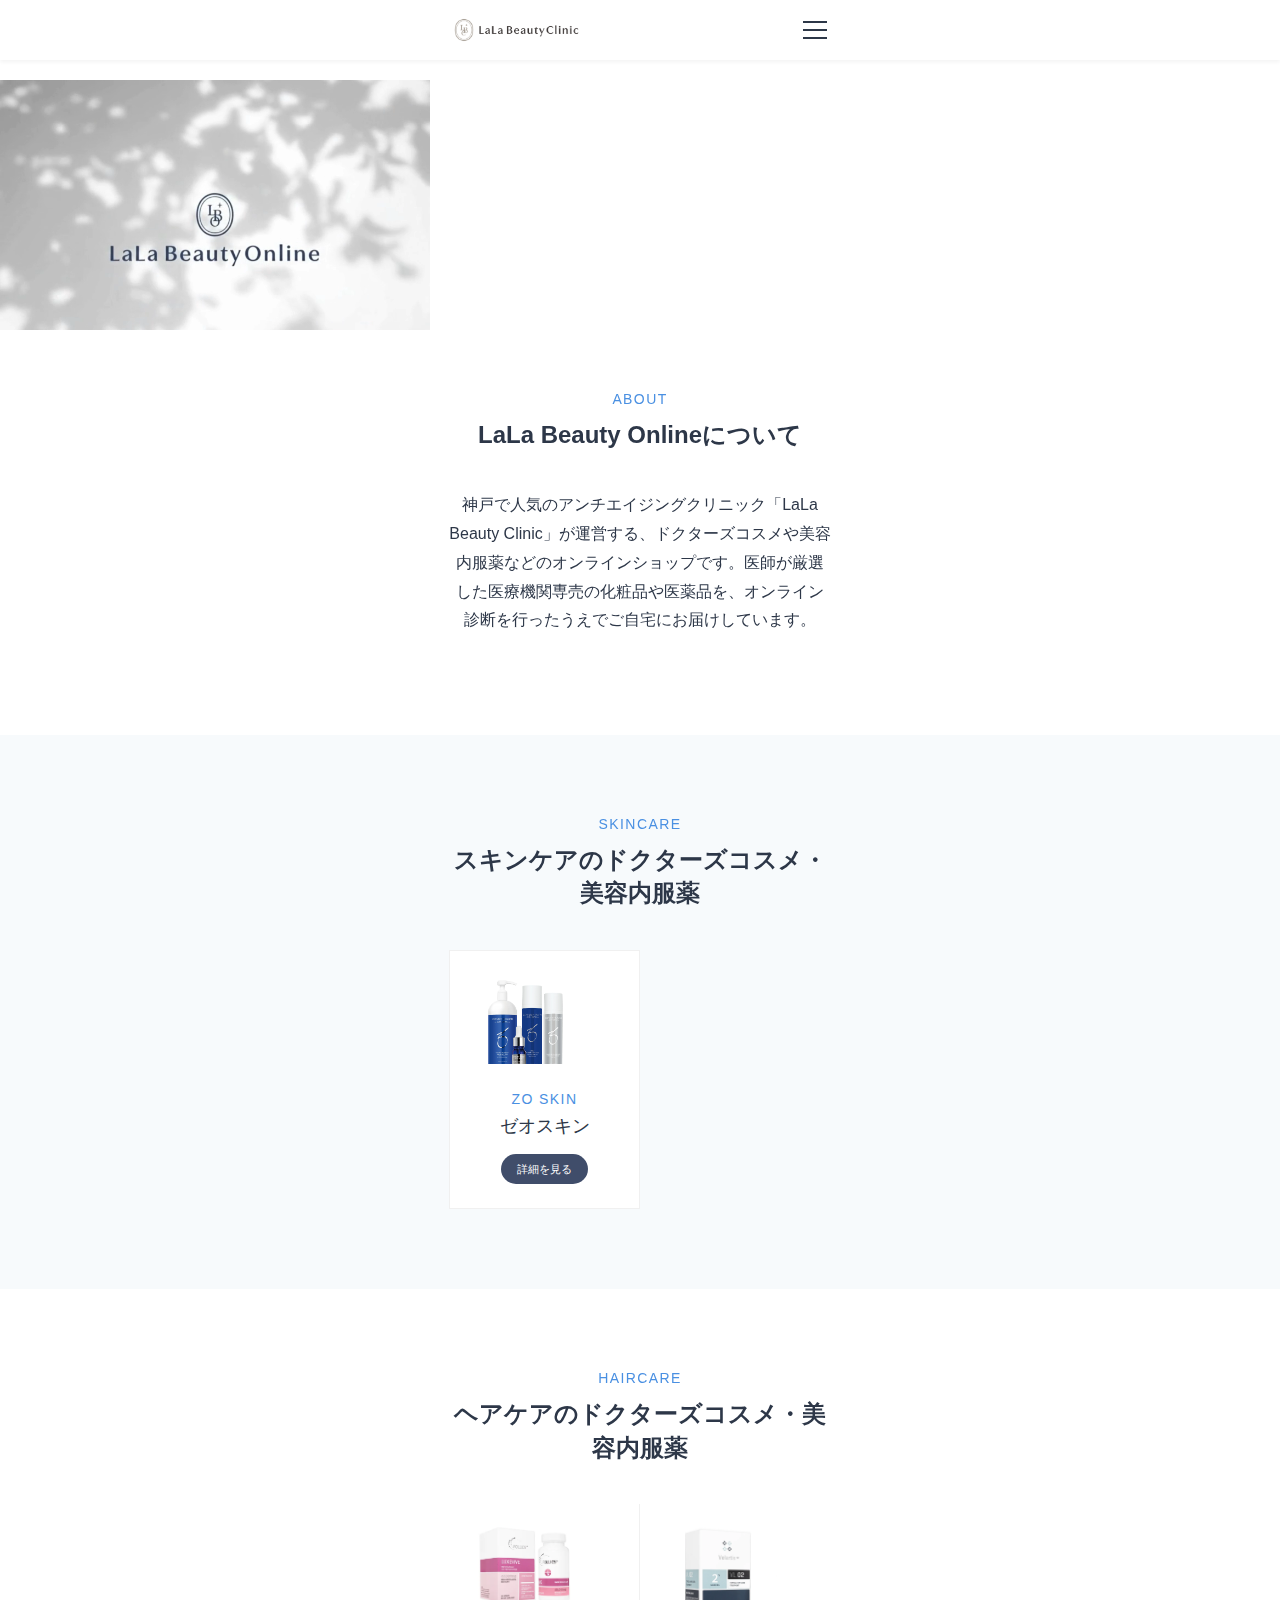
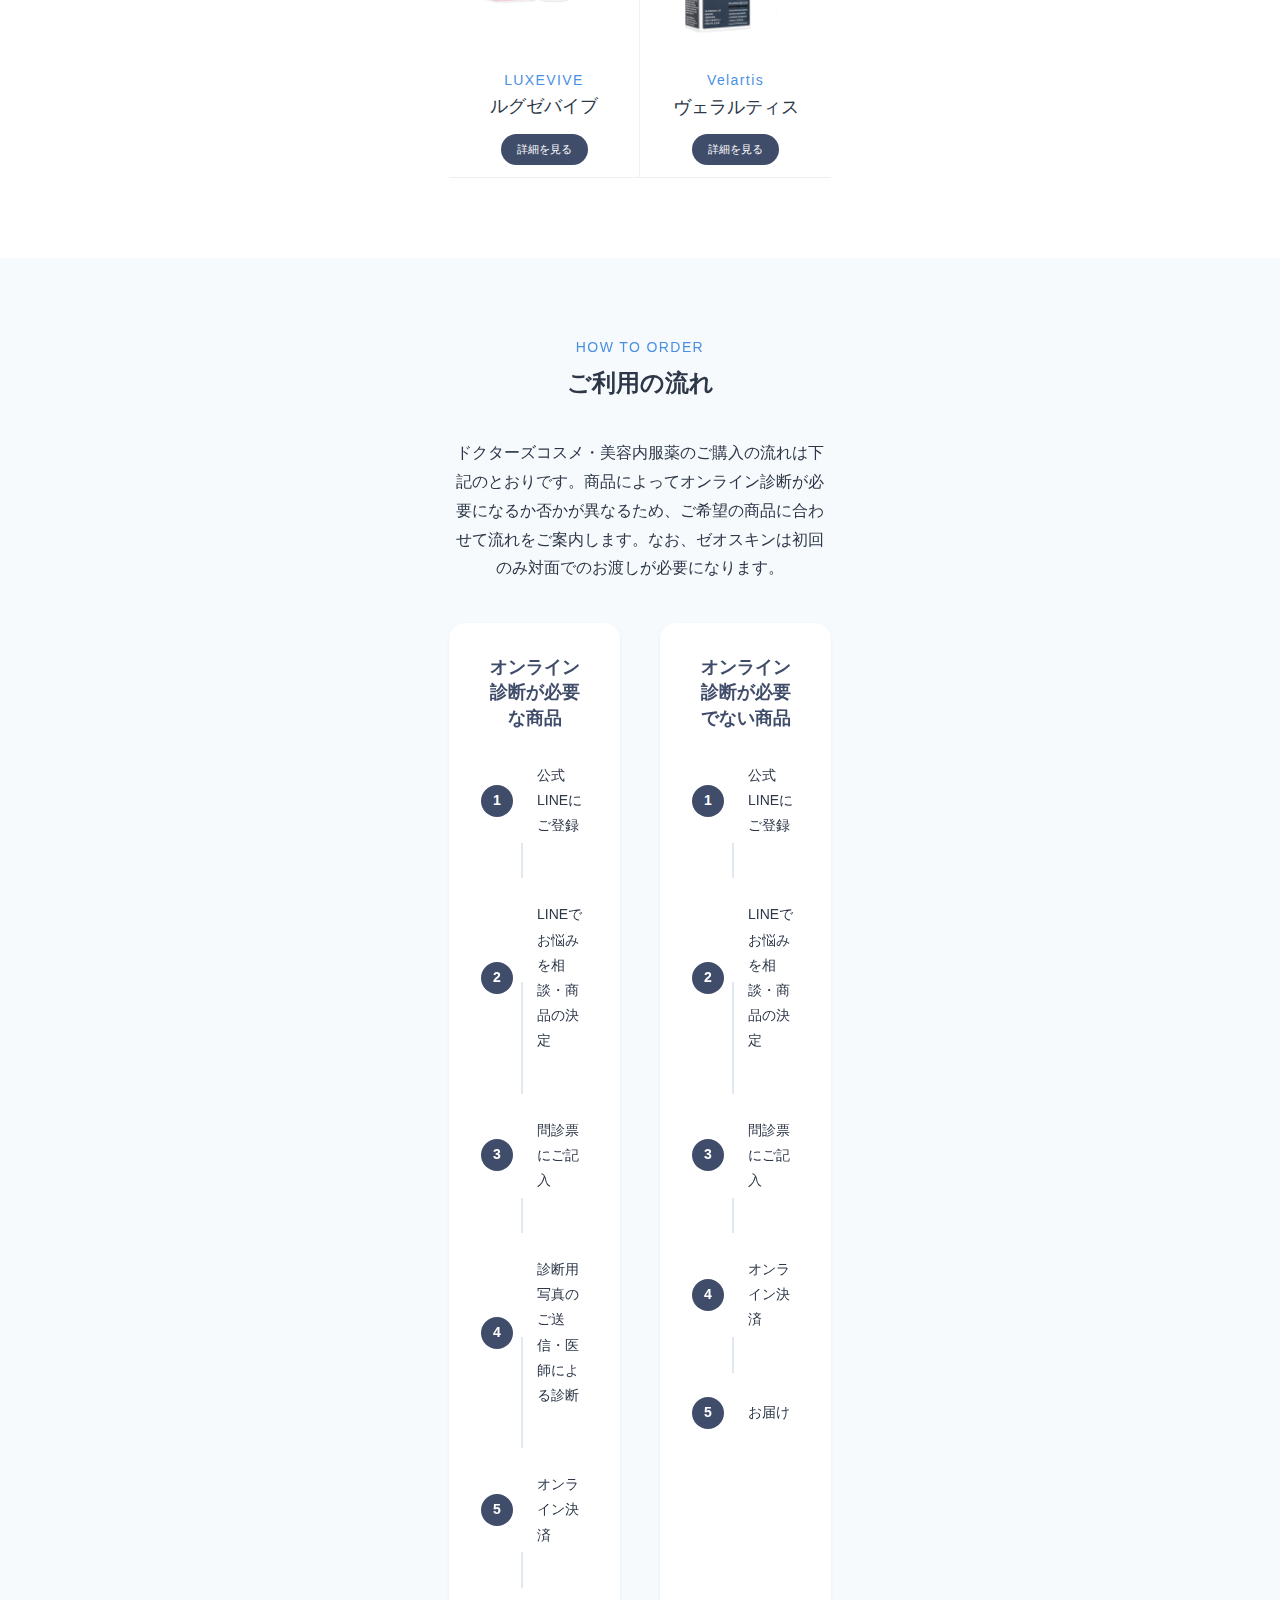
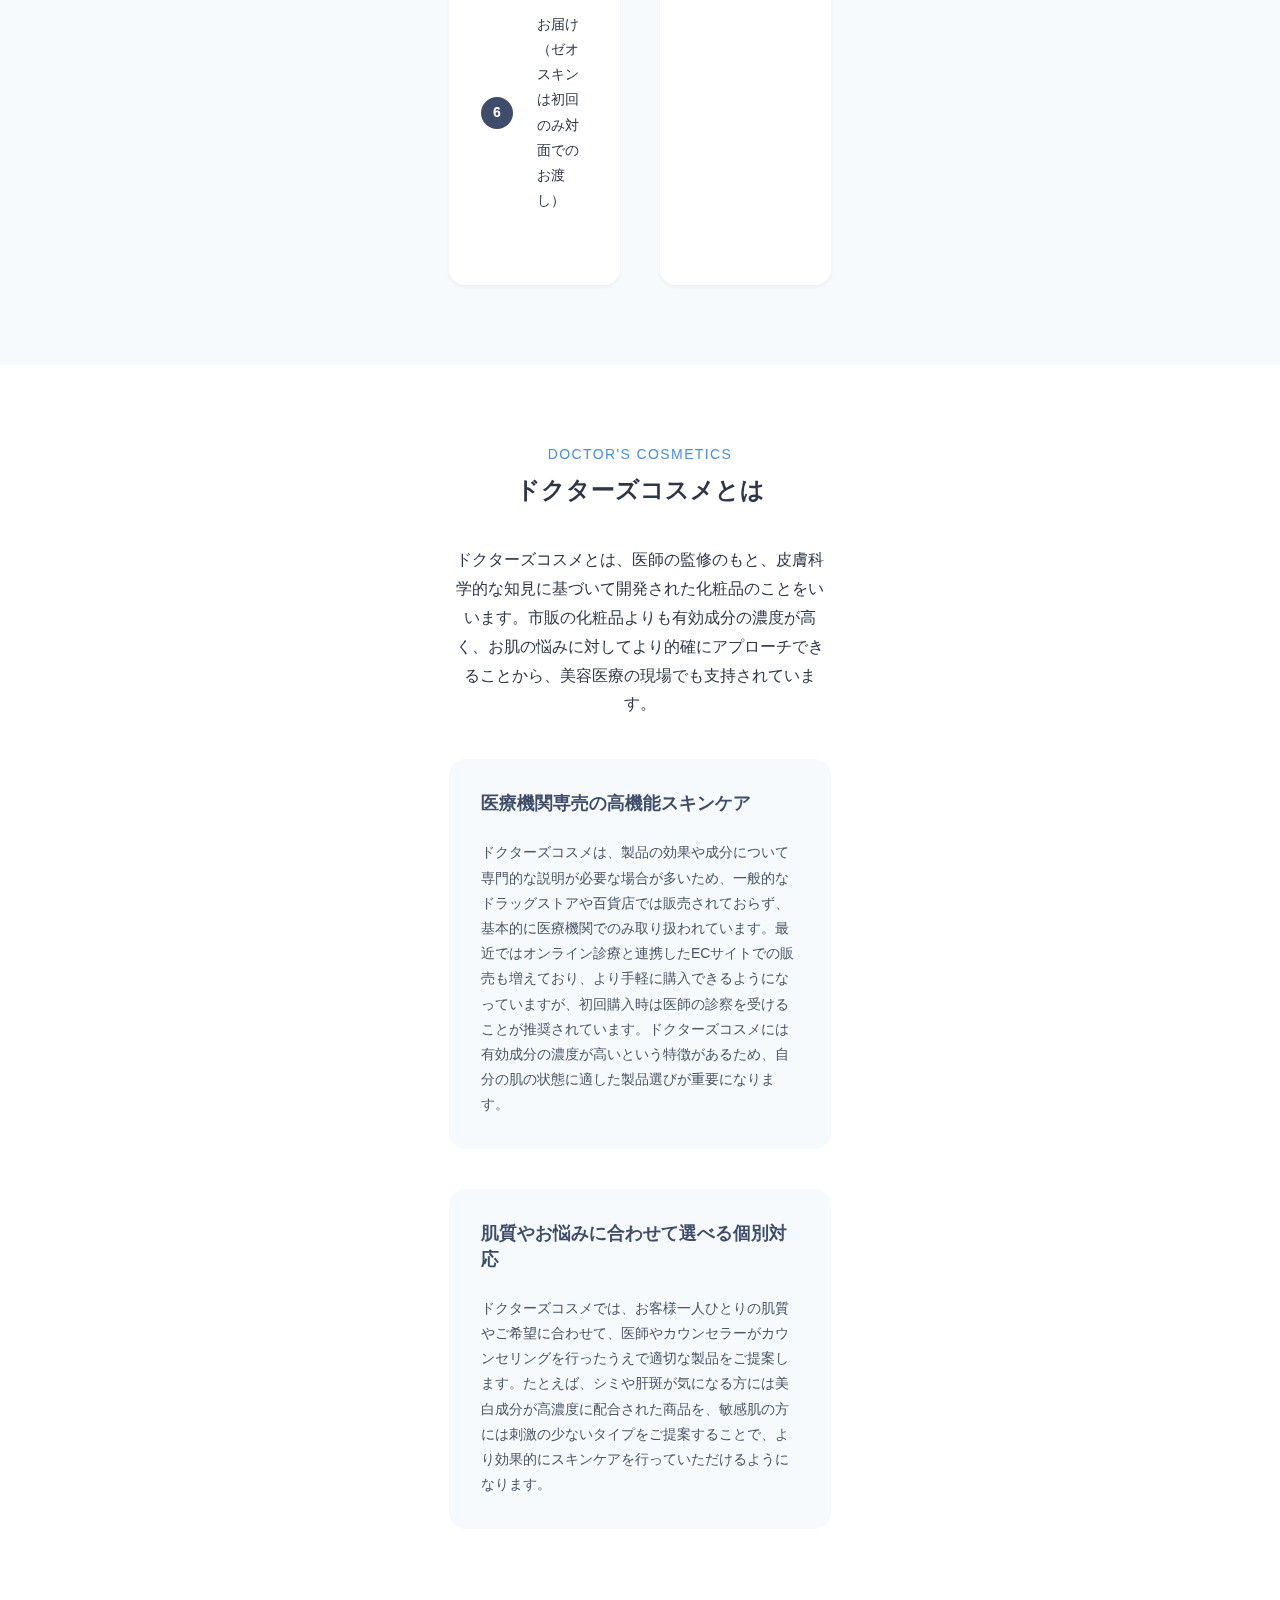
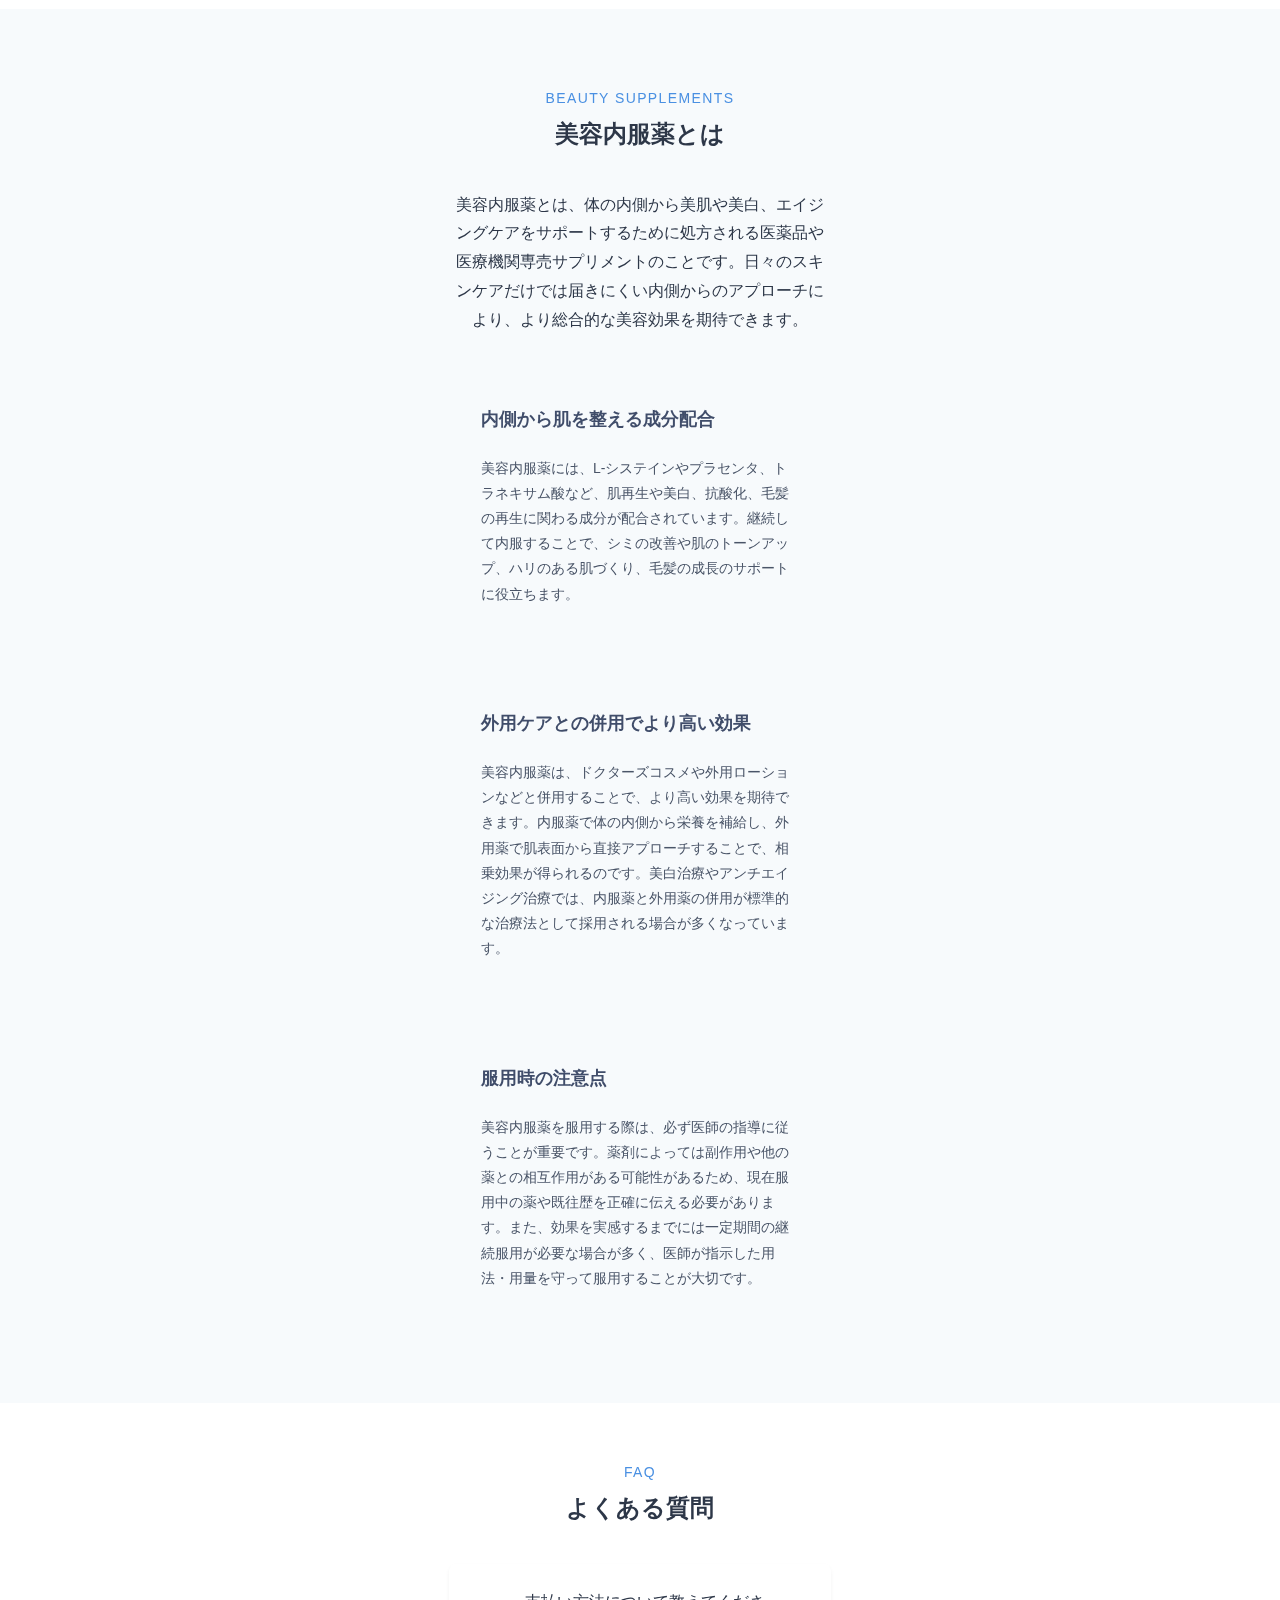
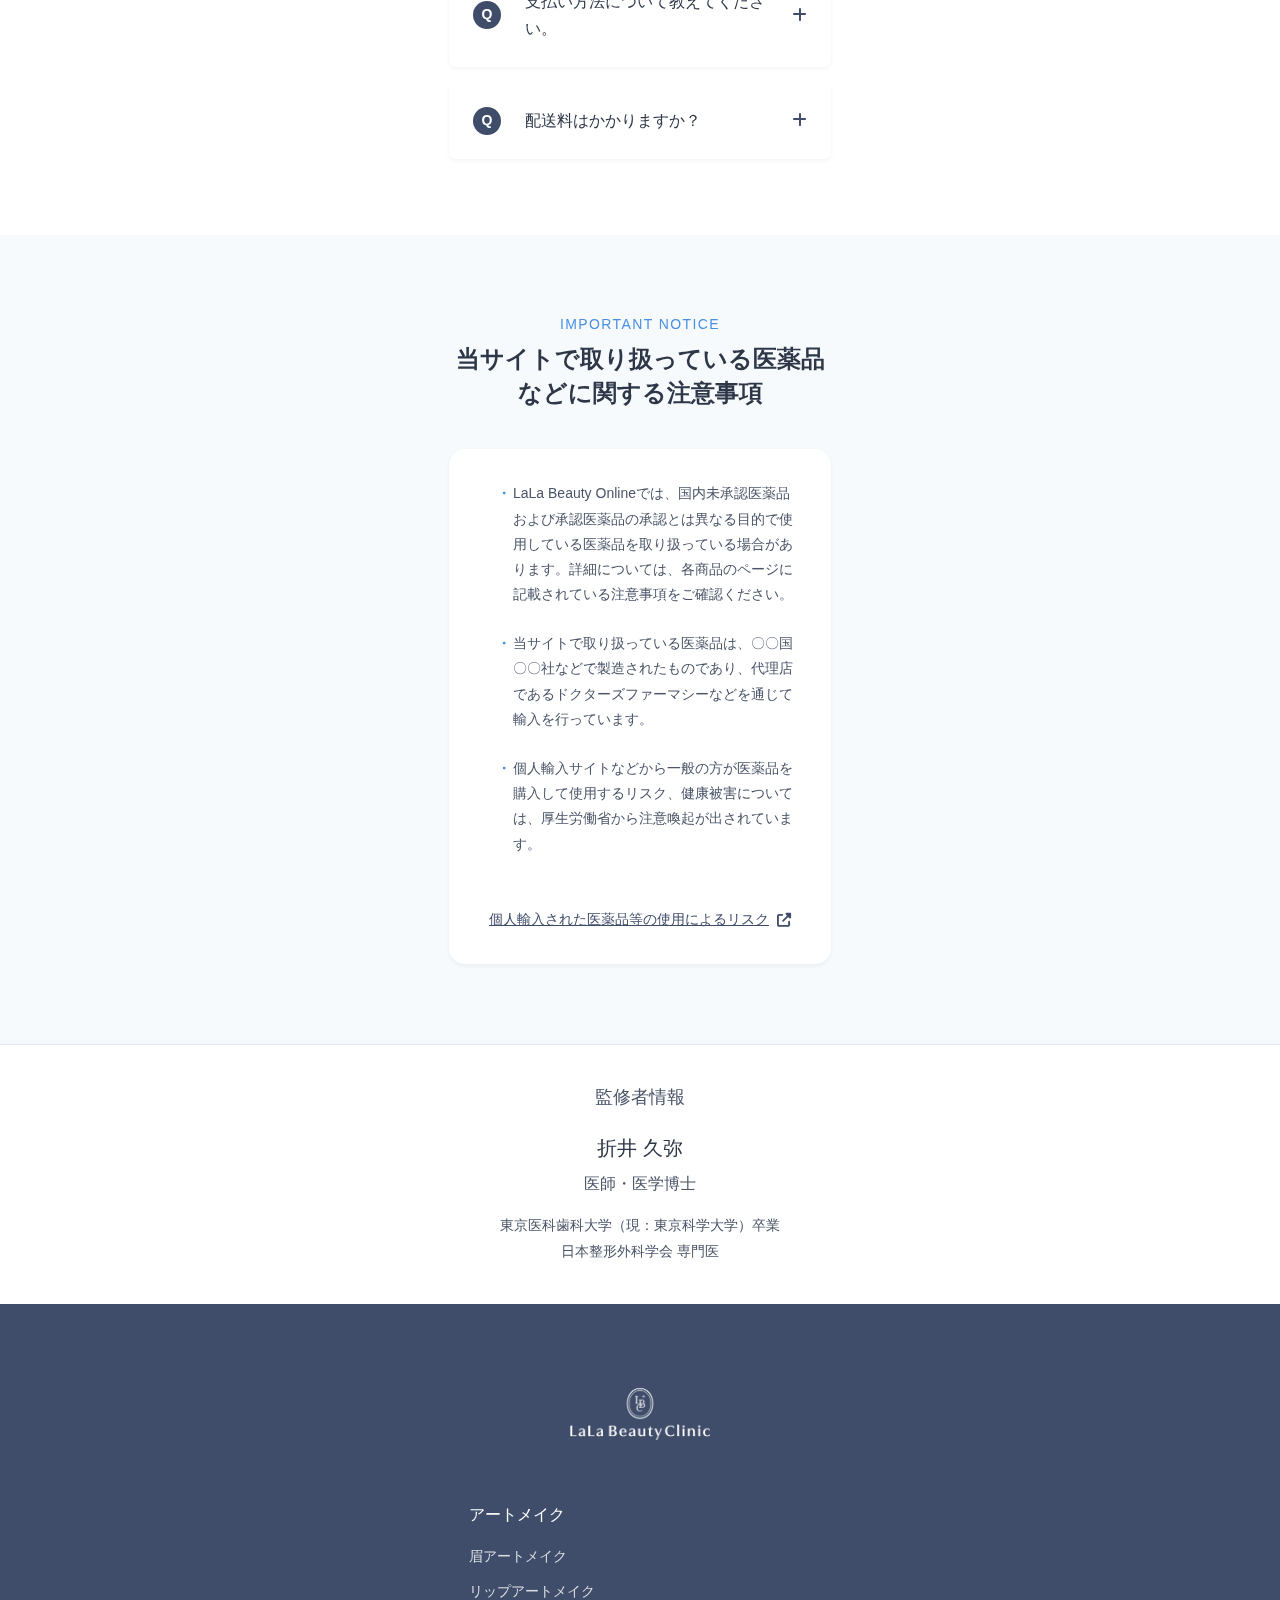
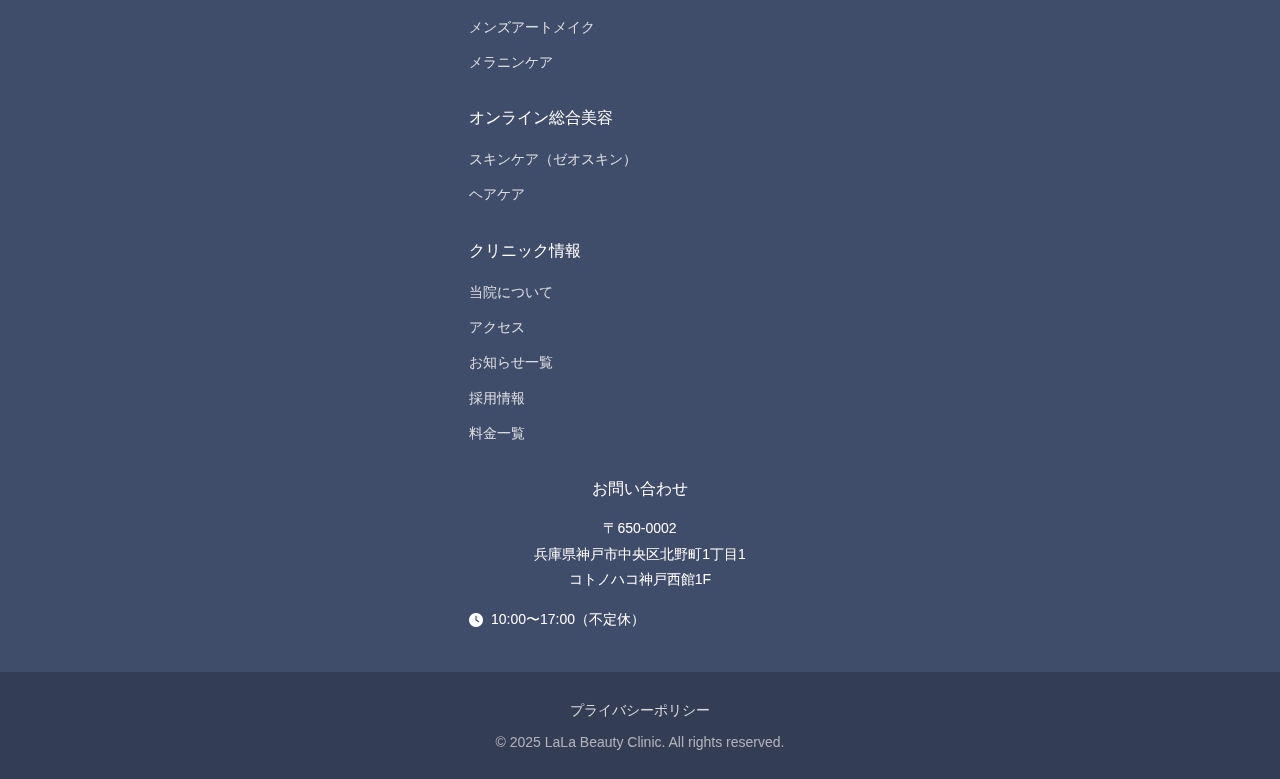
<file: online/index.html>
<!DOCTYPE html>
<html lang="ja">
<head>
    <meta charset="UTF-8">
    <meta name="viewport" content="width=device-width, initial-scale=1.0">
    <title>ドクターズコスメ・美容内服薬ならLaLa Beauty Online</title>
    <meta name="description" content="神戸のLaLa Beauty Clinicが運営するオンラインショップ。医師が厳選した医療機関専売の化粧品や医薬品を、オンライン診断を行ったうえでご自宅にお届け。">
    
    <!-- CSS -->
    <link rel="stylesheet" href="../css/base.css">
    <link rel="stylesheet" href="../css/components.css">
    <link rel="stylesheet" href="../css/common-components.css">
    <link rel="stylesheet" href="../css/pages/detail.css">
    <link rel="stylesheet" href="../css/themes/online.css">
    <link rel="stylesheet" href="../css/pages/online-top.css">
    
    <!-- Font Awesome -->
    <link rel="stylesheet" href="https://cdnjs.cloudflare.com/ajax/libs/font-awesome/6.4.0/css/all.min.css">
</head>
<body class="theme-online">
    <!-- Header Component -->
    <header class="header">
        <div class="header__inner">
            <div class="header__logo">
                <a href="/">
                    <img src="../assets/images/logo.png" alt="LaLa Beauty Clinicのロゴ">
                </a>
            </div>
            <nav class="header__nav">
                <ul class="header__nav-list">
                    <li><a href="../">総合TOP</a></li>
                    <li><a href="#skincare">スキンケア</a></li>
                    <li><a href="#haircare">ヘアケア</a></li>
                    <li><a href="#flow">ご利用の流れ</a></li>
                </ul>
            </nav>
            <button class="header__menu-toggle" aria-label="メニューを開く">
                <span></span>
                <span></span>
                <span></span>
            </button>
        </div>
    </header>

    <!-- Mobile Menu -->
    <div class="mobile-menu" id="mobileMenu">
        <div class="mobile-menu__header">
            <img src="../assets/images/logo.png" alt="LaLa">
            <button class="mobile-menu__close" aria-label="メニューを閉じる">
                <i class="fas fa-times"></i>
            </button>
        </div>
        <nav class="mobile-menu__nav">
            <ul>
                <li><a href="../">総合TOP</a></li>
                <li><a href="#skincare">スキンケア</a></li>
                <li><a href="#haircare">ヘアケア</a></li>
                <li><a href="#flow">ご利用の流れ</a></li>
            </ul>
        </nav>
    </div>

    <main>
        <!-- Page Hero -->
       <section class="page-hero page-hero--online">
            <div class="page-hero__visual">
                <video autoplay muted loop playsinline>
                    <source src="../assets/videos/online.mp4" type="video/mp4">
                    <img src="../assets/images/online_hero.webp" alt="オンライン総合美容">
                </video>
            </div>
        </section>

        <!-- About Section -->
        <section class="section section--about" id="about">
            <div class="container">
                <h2 class="section__title">
                    <span class="section__title-en">ABOUT</span>
                    <span class="section__title-ja">LaLa Beauty Onlineについて</span>
                </h2>
                <p class="section__lead">
                    神戸で人気のアンチエイジングクリニック「LaLa Beauty Clinic」が運営する、ドクターズコスメや美容内服薬などのオンラインショップです。医師が厳選した医療機関専売の化粧品や医薬品を、オンライン診断を行ったうえでご自宅にお届けしています。
                </p>
            </div>
        </section>

        <!-- Skincare Section -->
        <section class="section section--products bg-light" id="skincare">
            <div class="container">
                <h2 class="section__title">
                    <span class="section__title-en">SKINCARE</span>
                    <span class="section__title-ja">スキンケアのドクターズコスメ・美容内服薬</span>
                </h2>
                
                <div class="product-category">
                    <div class="products-grid">
                        <div class="product-item product-item--large">
                            <a href="./zeoskin.html" class="product-item__link">
                                <div class="product-image">
                                    <img src="../assets/images/zeoskin_product.webp" alt="ゼオスキン">
                                </div>
                                <div class="product-content">
                                    <p class="product-name-en">ZO SKIN</p>
                                    <p class="product-name-jp">ゼオスキン</p>
                                    <span class="product-cta">詳細を見る</span>
                                </div>
                            </a>
                        </div>
                    </div>
                </div>
            </div>
        </section>

        <!-- Haircare Section -->
        <section class="section section--products" id="haircare">
            <div class="container">
                <h2 class="section__title">
                    <span class="section__title-en">HAIRCARE</span>
                    <span class="section__title-ja">ヘアケアのドクターズコスメ・美容内服薬</span>
                </h2>
                
                <div class="product-category">
                    <div class="products-grid">
                        <div class="product-item">
                            <a href="#" class="product-item__link">
                                <div class="product-image">
                                    <img src="../assets/images/luxevive_product.webp" alt="ルグゼバイブ">
                                </div>
                                <div class="product-content">
                                    <p class="product-name-en">LUXEVIVE</p>
                                    <p class="product-name-jp">ルグゼバイブ</p>
                                    <span class="product-cta">詳細を見る</span>
                                </div>
                            </a>
                        </div>
                        
                        <div class="product-item">
                            <a href="#" class="product-item__link">
                                <div class="product-image">
                                    <img src="../assets/images/velartis_product.webp" alt="ヴェラルティス">
                                </div>
                                <div class="product-content">
                                    <p class="product-name-en">Velartis</p>
                                    <p class="product-name-jp">ヴェラルティス</p>
                                    <span class="product-cta">詳細を見る</span>
                                </div>
                            </a>
                        </div>
                    </div>
                </div>
            </div>
        </section>

        <!-- Flow Section -->
        <section class="section section--flow bg-light" id="flow">
            <div class="container">
                <h2 class="section__title">
                    <span class="section__title-en">HOW TO ORDER</span>
                    <span class="section__title-ja">ご利用の流れ</span>
                </h2>
                <p class="section__lead">
                    ドクターズコスメ・美容内服薬のご購入の流れは下記のとおりです。商品によってオンライン診断が必要になるか否かが異なるため、ご希望の商品に合わせて流れをご案内します。なお、ゼオスキンは初回のみ対面でのお渡しが必要になります。
                </p>
                
                <div class="flow-columns">
                    <!-- オンライン診断が必要な商品 -->
                    <div class="flow-column">
                        <h3 class="flow-column__title">オンライン診断が必要な商品</h3>
                        <div class="flow-steps">
                            <div class="flow-step">
                                <div class="flow-step__number">1</div>
                                <div class="flow-step__text">公式LINEにご登録</div>
                            </div>
                            <div class="flow-step">
                                <div class="flow-step__number">2</div>
                                <div class="flow-step__text">LINEでお悩みを相談・商品の決定</div>
                            </div>
                            <div class="flow-step">
                                <div class="flow-step__number">3</div>
                                <div class="flow-step__text">問診票にご記入</div>
                            </div>
                            <div class="flow-step">
                                <div class="flow-step__number">4</div>
                                <div class="flow-step__text">診断用写真のご送信・医師による診断</div>
                            </div>
                            <div class="flow-step">
                                <div class="flow-step__number">5</div>
                                <div class="flow-step__text">オンライン決済</div>
                            </div>
                            <div class="flow-step">
                                <div class="flow-step__number">6</div>
                                <div class="flow-step__text">お届け（ゼオスキンは初回のみ対面でのお渡し）</div>
                            </div>
                        </div>
                    </div>
                    
                    <!-- オンライン診断が必要でない商品 -->
                    <div class="flow-column">
                        <h3 class="flow-column__title">オンライン診断が必要でない商品</h3>
                        <div class="flow-steps">
                            <div class="flow-step">
                                <div class="flow-step__number">1</div>
                                <div class="flow-step__text">公式LINEにご登録</div>
                            </div>
                            <div class="flow-step">
                                <div class="flow-step__number">2</div>
                                <div class="flow-step__text">LINEでお悩みを相談・商品の決定</div>
                            </div>
                            <div class="flow-step">
                                <div class="flow-step__number">3</div>
                                <div class="flow-step__text">問診票にご記入</div>
                            </div>
                            <div class="flow-step">
                                <div class="flow-step__number">4</div>
                                <div class="flow-step__text">オンライン決済</div>
                            </div>
                            <div class="flow-step">
                                <div class="flow-step__number">5</div>
                                <div class="flow-step__text">お届け</div>
                            </div>
                        </div>
                    </div>
                </div>
            </div>
        </section>

        <!-- About Doctor's Cosmetics Section -->
        <section class="section section--info" id="about-doctors-cosmetics">
            <div class="container">
                <h2 class="section__title">
                    <span class="section__title-en">DOCTOR'S COSMETICS</span>
                    <span class="section__title-ja">ドクターズコスメとは</span>
                </h2>
                <p class="section__lead">
                    ドクターズコスメとは、医師の監修のもと、皮膚科学的な知見に基づいて開発された化粧品のことをいいます。市販の化粧品よりも有効成分の濃度が高く、お肌の悩みに対してより的確にアプローチできることから、美容医療の現場でも支持されています。
                </p>
                
                <div class="info-subsections">
                    <div class="info-subsection">
                        <h3 class="info-subsection__title">医療機関専売の高機能スキンケア</h3>
                        <p class="info-subsection__content">
                            ドクターズコスメは、製品の効果や成分について専門的な説明が必要な場合が多いため、一般的なドラッグストアや百貨店では販売されておらず、基本的に医療機関でのみ取り扱われています。最近ではオンライン診療と連携したECサイトでの販売も増えており、より手軽に購入できるようになっていますが、初回購入時は医師の診察を受けることが推奨されています。ドクターズコスメには有効成分の濃度が高いという特徴があるため、自分の肌の状態に適した製品選びが重要になります。
                        </p>
                    </div>
                    
                    <div class="info-subsection">
                        <h3 class="info-subsection__title">肌質やお悩みに合わせて選べる個別対応</h3>
                        <p class="info-subsection__content">
                            ドクターズコスメでは、お客様一人ひとりの肌質やご希望に合わせて、医師やカウンセラーがカウンセリングを行ったうえで適切な製品をご提案します。たとえば、シミや肝斑が気になる方には美白成分が高濃度に配合された商品を、敏感肌の方には刺激の少ないタイプをご提案することで、より効果的にスキンケアを行っていただけるようになります。
                        </p>
                    </div>
                </div>
            </div>
        </section>

        <!-- About Beauty Supplements Section -->
        <section class="section section--info bg-light" id="about-beauty-supplements">
            <div class="container">
                <h2 class="section__title">
                    <span class="section__title-en">BEAUTY SUPPLEMENTS</span>
                    <span class="section__title-ja">美容内服薬とは</span>
                </h2>
                <p class="section__lead">
                    美容内服薬とは、体の内側から美肌や美白、エイジングケアをサポートするために処方される医薬品や医療機関専売サプリメントのことです。日々のスキンケアだけでは届きにくい内側からのアプローチにより、より総合的な美容効果を期待できます。
                </p>
                
                <div class="info-subsections">
                    <div class="info-subsection">
                        <h3 class="info-subsection__title">内側から肌を整える成分配合</h3>
                        <p class="info-subsection__content">
                            美容内服薬には、L-システインやプラセンタ、トラネキサム酸など、肌再生や美白、抗酸化、毛髪の再生に関わる成分が配合されています。継続して内服することで、シミの改善や肌のトーンアップ、ハリのある肌づくり、毛髪の成長のサポートに役立ちます。
                        </p>
                    </div>
                    
                    <div class="info-subsection">
                        <h3 class="info-subsection__title">外用ケアとの併用でより高い効果</h3>
                        <p class="info-subsection__content">
                            美容内服薬は、ドクターズコスメや外用ローションなどと併用することで、より高い効果を期待できます。内服薬で体の内側から栄養を補給し、外用薬で肌表面から直接アプローチすることで、相乗効果が得られるのです。美白治療やアンチエイジング治療では、内服薬と外用薬の併用が標準的な治療法として採用される場合が多くなっています。
                        </p>
                    </div>
                    
                    <div class="info-subsection">
                        <h3 class="info-subsection__title">服用時の注意点</h3>
                        <p class="info-subsection__content">
                            美容内服薬を服用する際は、必ず医師の指導に従うことが重要です。薬剤によっては副作用や他の薬との相互作用がある可能性があるため、現在服用中の薬や既往歴を正確に伝える必要があります。また、効果を実感するまでには一定期間の継続服用が必要な場合が多く、医師が指示した用法・用量を守って服用することが大切です。
                        </p>
                    </div>
                </div>
            </div>
        </section>

        <!-- FAQ Section -->
        <section class="section section--faq" id="faq">
            <div class="container">
                <h2 class="section__title">
                    <span class="section__title-en">FAQ</span>
                    <span class="section__title-ja">よくある質問</span>
                </h2>
                
                <div class="faq-list">
                    <div class="faq-item">
                        <button class="faq-item__question">
                            <span class="faq-item__q">Q</span>
                            <span class="faq-item__text">支払い方法について教えてください。</span>
                            <span class="faq-item__icon"><i class="fas fa-plus"></i></span>
                        </button>
                        <div class="faq-item__answer">
                            <div class="faq-item__answer-inner">
                                <span class="faq-item__a">A</span>
                                <div class="faq-item__content">
                                    <p>お支払い方法はクレジットカード決済のみに対応しています。お使いいただけるカードは、VISA、MASTER、DINERS、JCB、AMEXです。カード決済時に一括・分割のお支払い回数をご選択いただけます。決済後のお支払い回数の変更は、ご使用されたカード会社にご連絡いただきますようお願いいたします。</p>
                                </div>
                            </div>
                        </div>
                    </div>

                    <div class="faq-item">
                        <button class="faq-item__question">
                            <span class="faq-item__q">Q</span>
                            <span class="faq-item__text">配送料はかかりますか？</span>
                            <span class="faq-item__icon"><i class="fas fa-plus"></i></span>
                        </button>
                        <div class="faq-item__answer">
                            <div class="faq-item__answer-inner">
                                <span class="faq-item__a">A</span>
                                <div class="faq-item__content">
                                    <p>配送料は全国一律で無料です。ただし、離島・一部地域への配送には追加料金が発生する場合があります。詳細はご注文時にご確認ください。</p>
                                </div>
                            </div>
                        </div>
                    </div>
                </div>
            </div>
        </section>

        <!-- Cautions Section -->
        <section class="section section--cautions bg-light" id="cautions">
            <div class="container">
                <h2 class="section__title">
                    <span class="section__title-en">IMPORTANT NOTICE</span>
                    <span class="section__title-ja">当サイトで取り扱っている医薬品などに関する注意事項</span>
                </h2>
                
                <div class="caution-list">
                    <ul>
                        <li>LaLa Beauty Onlineでは、国内未承認医薬品および承認医薬品の承認とは異なる目的で使用している医薬品を取り扱っている場合があります。詳細については、各商品のページに記載されている注意事項をご確認ください。</li>
                        <li>当サイトで取り扱っている医薬品は、〇〇国 〇〇社などで製造されたものであり、代理店であるドクターズファーマシーなどを通じて輸入を行っています。</li>
                        <li>個人輸入サイトなどから一般の方が医薬品を購入して使用するリスク、健康被害については、厚生労働省から注意喚起が出されています。</li>
                    </ul>
                    <div class="caution-link">
                        <a href="https://www.yakubutsu.mhlw.go.jp/individualimport/" target="_blank" rel="noopener noreferrer">
                            個人輸入された医薬品等の使用によるリスク
                            <i class="fas fa-external-link-alt"></i>
                        </a>
                    </div>
                </div>
            </div>
        </section>

        <!-- Supervisor Section -->
        <section class="section section--supervisor">
            <div class="container">
                <div class="supervisor-info">
                    <h3>監修者情報</h3>
                    <h4>折井 久弥</h4>
                    <p class="supervisor-info__role">医師・医学博士</p>
                    <p class="supervisor-info__qualification">
                        東京医科歯科大学（現：東京科学大学）卒業<br>
                        日本整形外科学会 専門医
                    </p>
                </div>
            </div>
        </section>
    </main>

    <!-- Footer Component -->
    <footer class="footer">
        <div class="footer__top">
            <div class="container">
                <div class="footer__logo-section">
                    <div class="footer__logo">
                        <img src="../assets/images/footer-logo.png" alt="LaLa Beauty Clinic">
                    </div>
                </div>

                <div class="footer__content">
                    <div class="footer__section">
                        <h4>アートメイク</h4>
                        <ul>
                            <li><a href="#">眉アートメイク</a></li>
                            <li><a href="#">リップアートメイク</a></li>
                            <li><a href="#">メンズアートメイク</a></li>
                            <li><a href="#">メラニンケア</a></li>
                        </ul>
                    </div>

                    <div class="footer__section">
                        <h4>オンライン総合美容</h4>
                        <ul>
                            <li><a href="./zeoskin.html">スキンケア（ゼオスキン）</a></li>
                            <li><a href="#">ヘアケア</a></li>
                        </ul>
                    </div>

                    <div class="footer__section">
                        <h4>クリニック情報</h4>
                        <ul>
                            <li><a href="#">当院について</a></li>
                            <li><a href="#">アクセス</a></li>
                            <li><a href="#">お知らせ一覧</a></li>
                            <li><a href="#">採用情報</a></li>
                            <li><a href="#">料金一覧</a></li>
                        </ul>
                    </div>

                    <div class="footer__section footer__contact">
                        <h4>お問い合わせ</h4>
                        <p class="footer__address">
                            〒650-0002<br>
                            兵庫県神戸市中央区北野町1丁目1<br>
                            コトノハコ神戸西館1F
                        </p>
                        <p class="footer__hours">
                            <i class="fas fa-clock"></i>
                            10:00〜17:00（不定休）
                        </p>
                    </div>
                </div>
            </div>
        </div>

        <div class="footer__bottom">
            <div class="container">
                <div class="footer__bottom-content">
                    <div class="footer__links">
                        <a href="#">プライバシーポリシー</a>
                    </div>
                    <p class="copyright">&copy; 2025 LaLa Beauty Clinic. All rights reserved.</p>
                </div>
            </div>
        </div>
    </footer>

    <!-- Back to Top Button -->
    <button class="back-to-top" id="backToTop" aria-label="ページトップへ戻る">
        <i class="fas fa-chevron-up"></i>
    </button>

    <!-- JavaScript -->
    <script src="../js/main.js"></script>
    <script src="../js/components/navigation.js"></script>
    <script src="../js/components/accordion.js"></script>
</body>
</html>
</file>
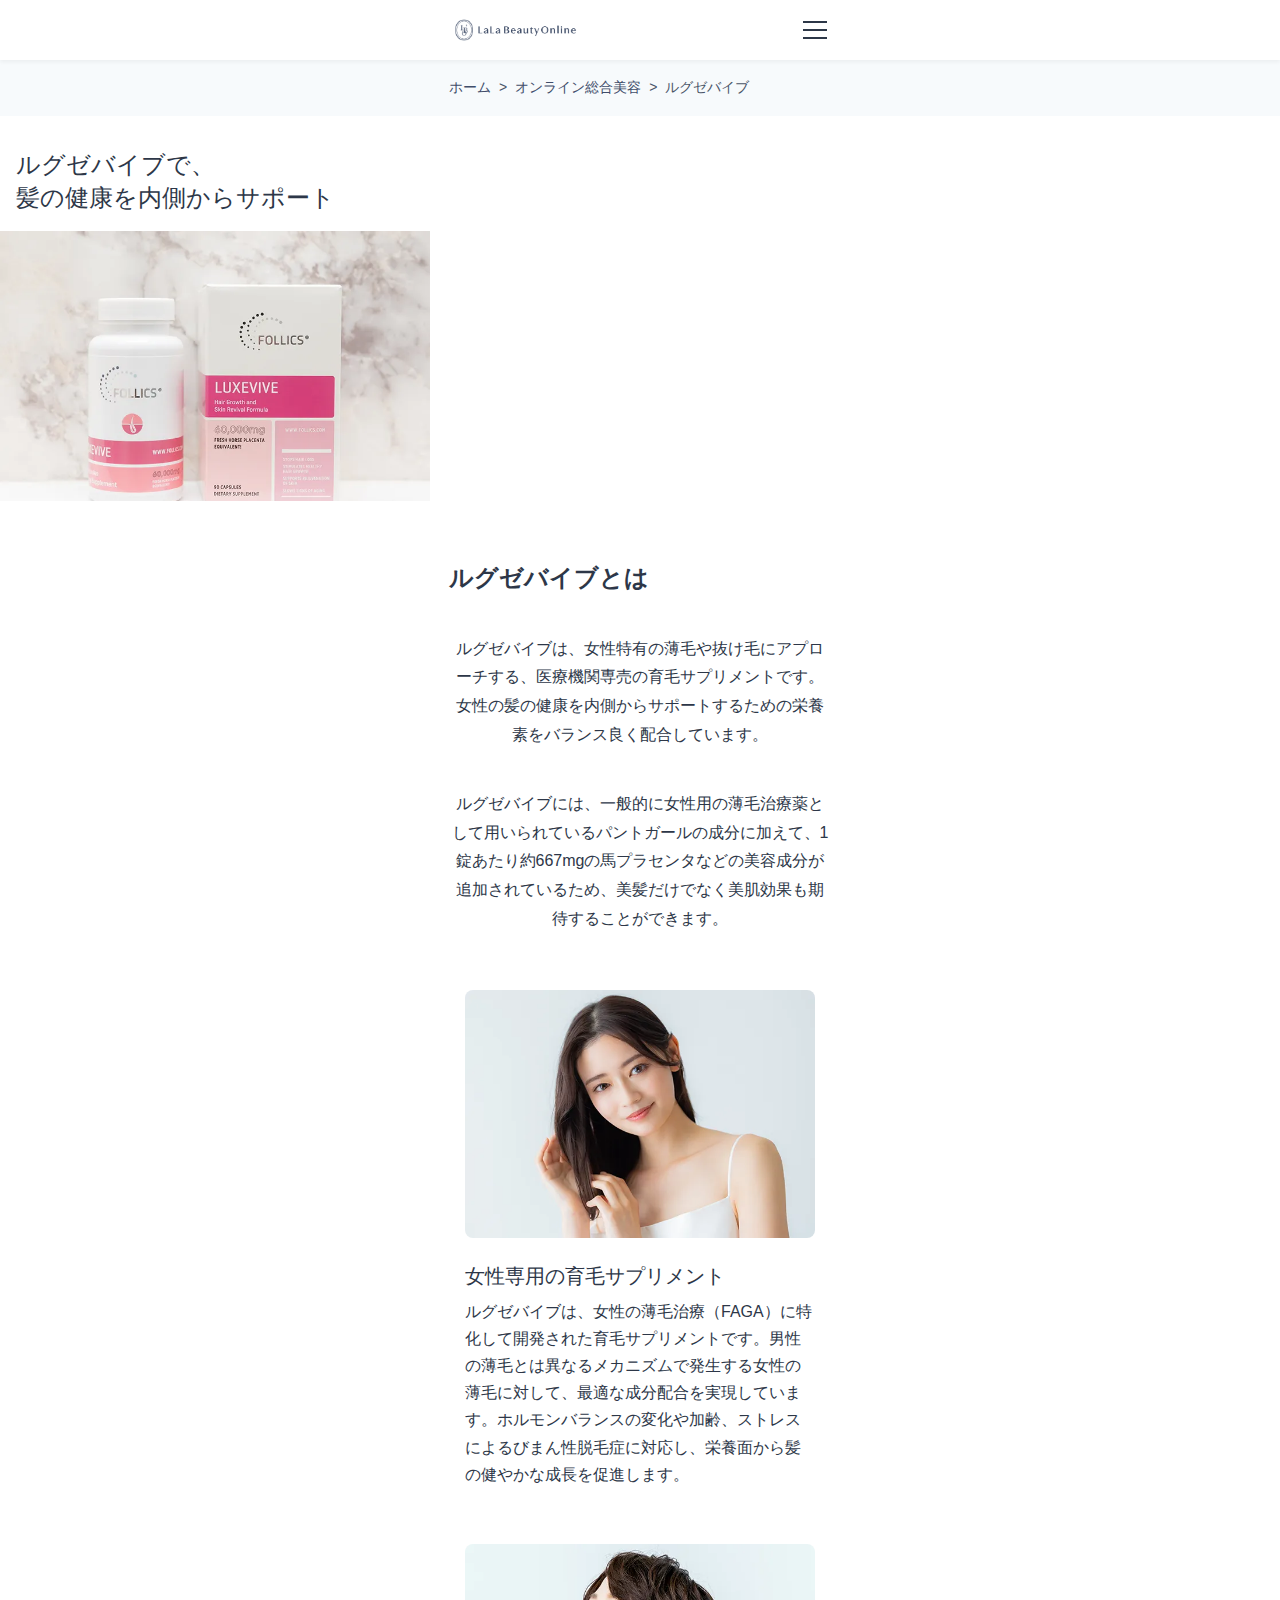
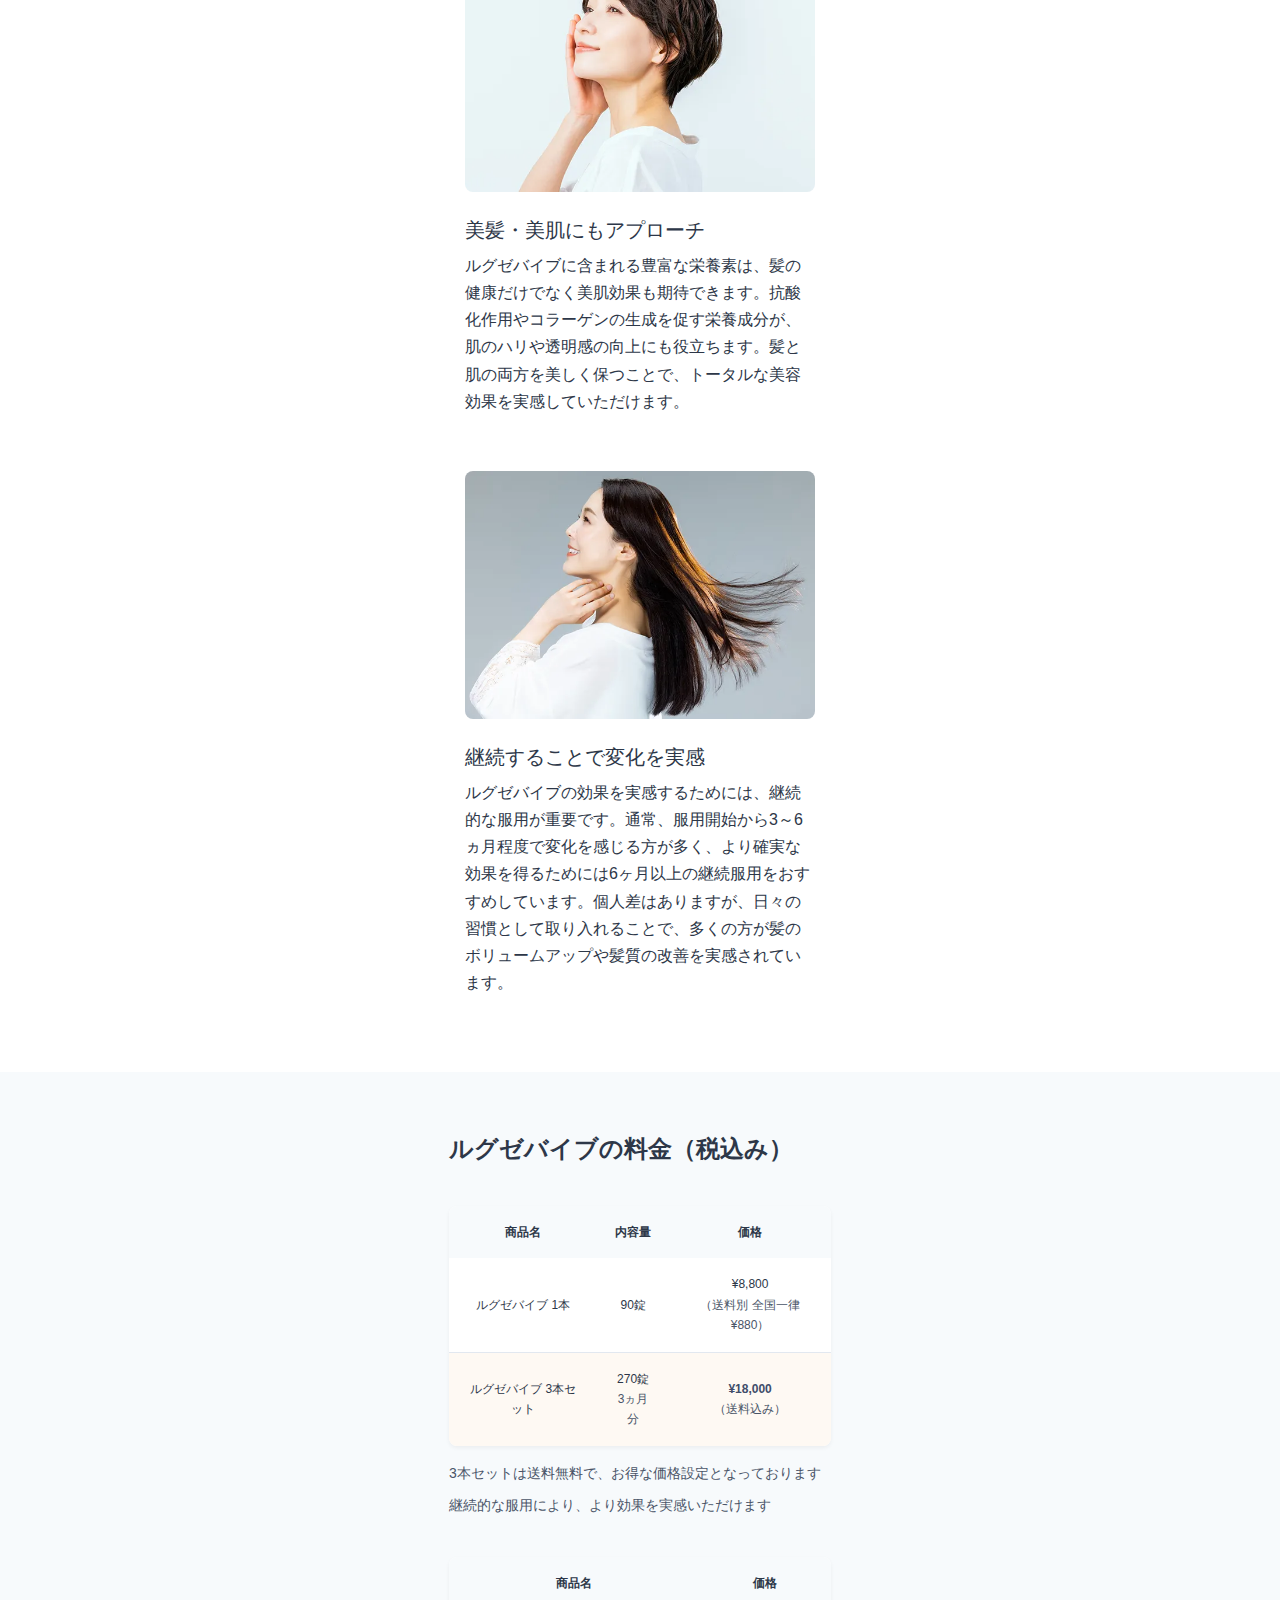
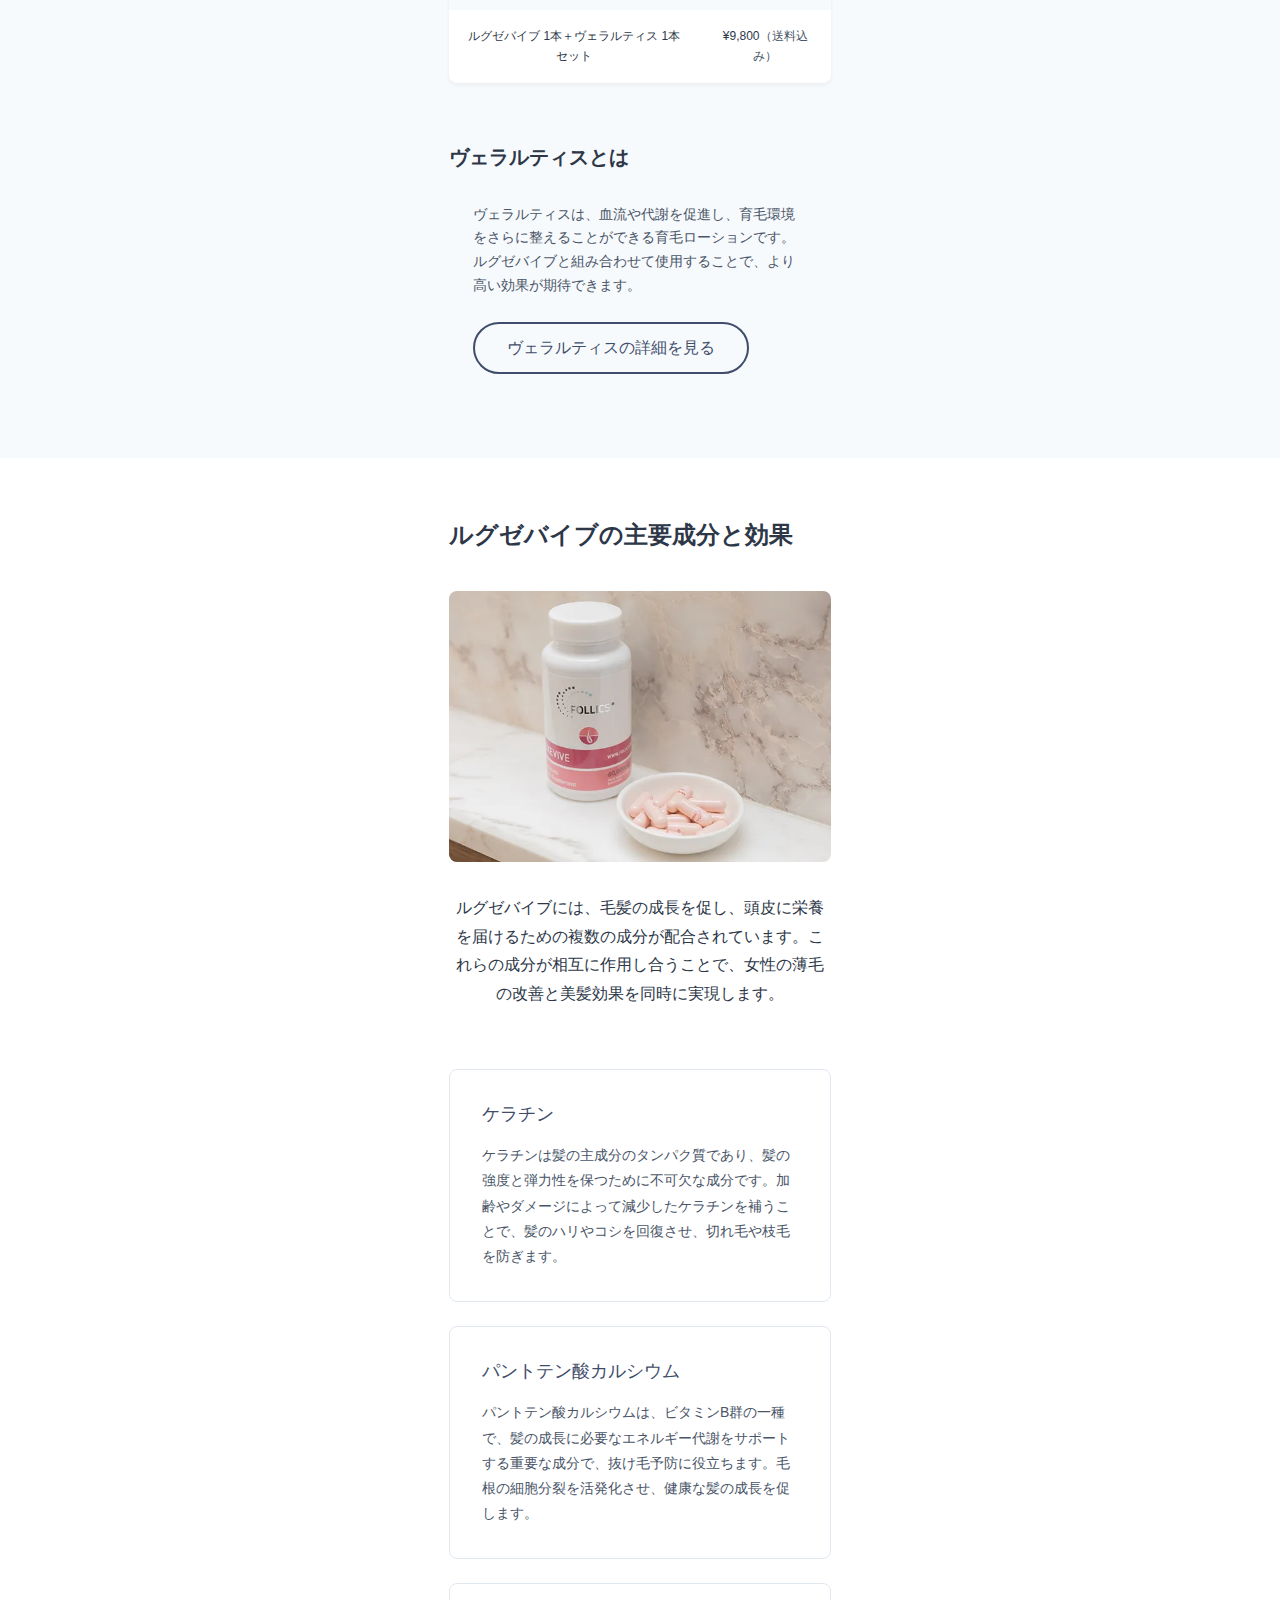
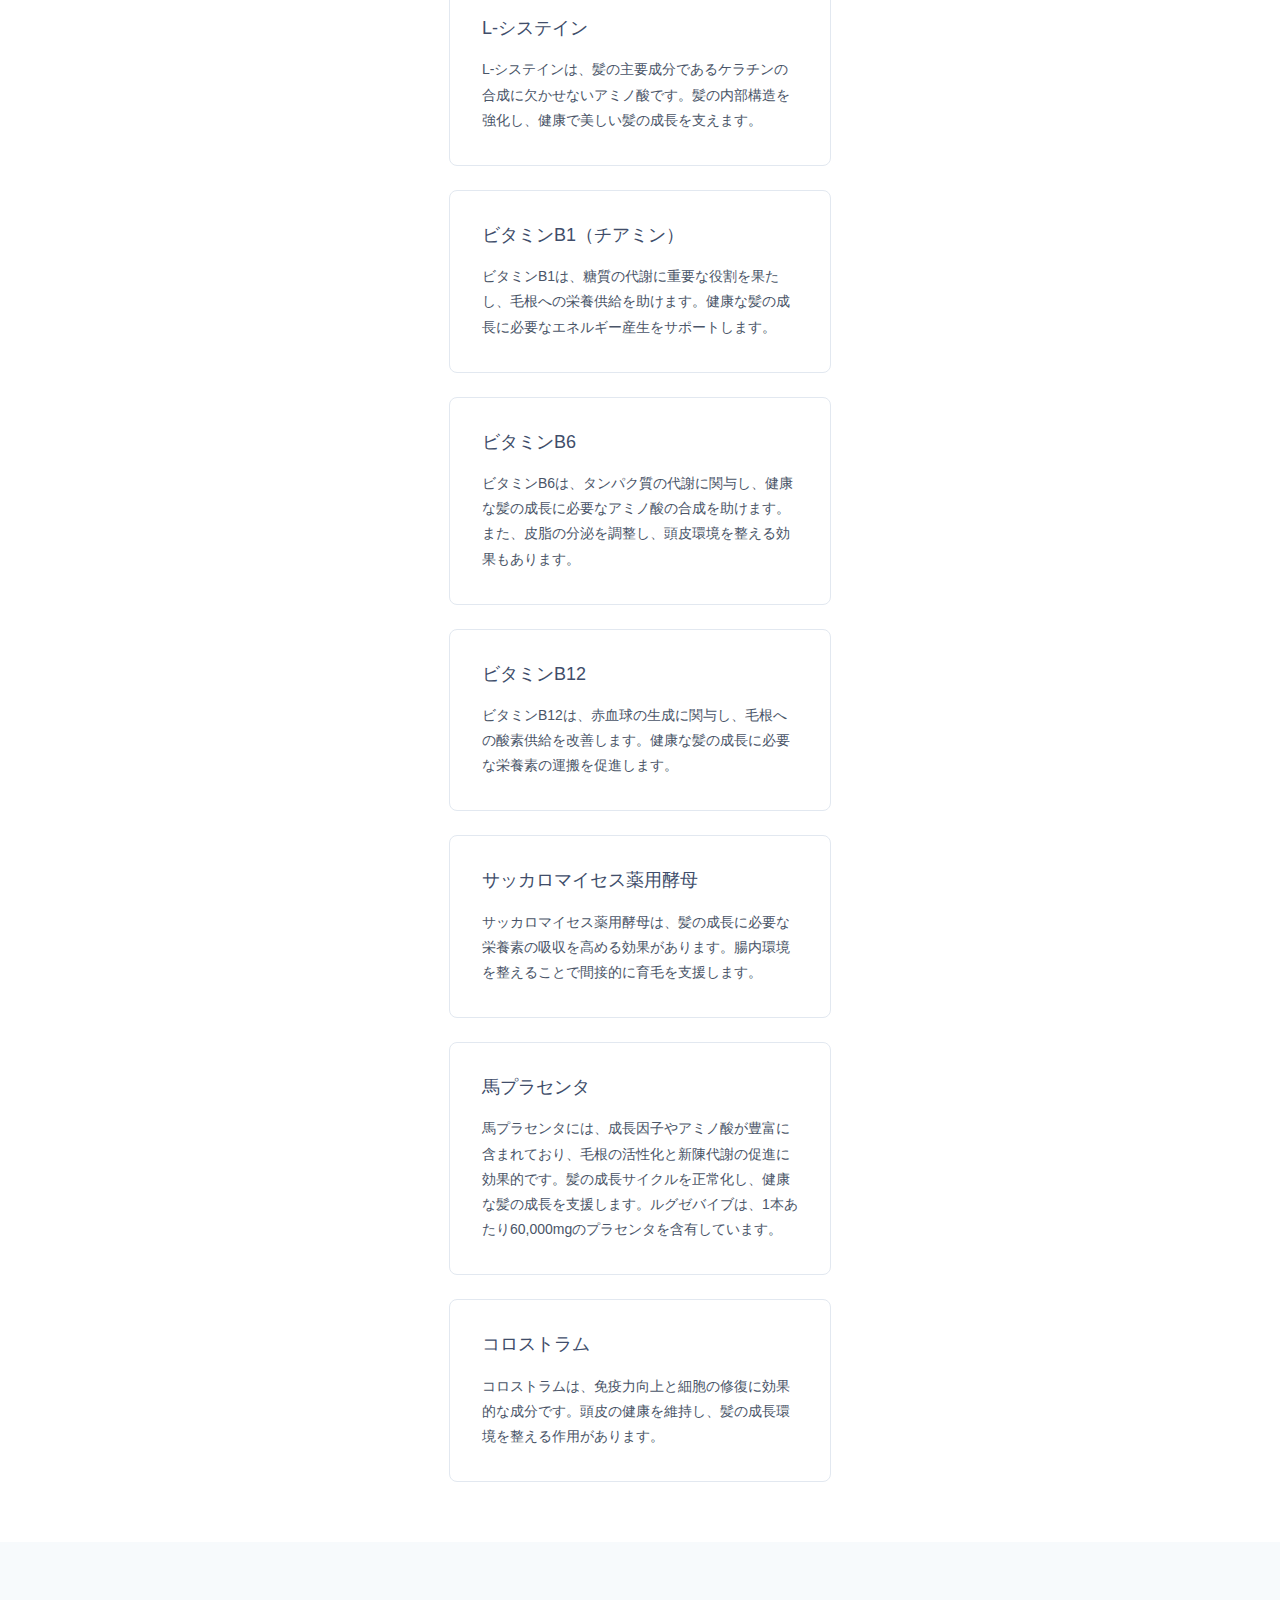
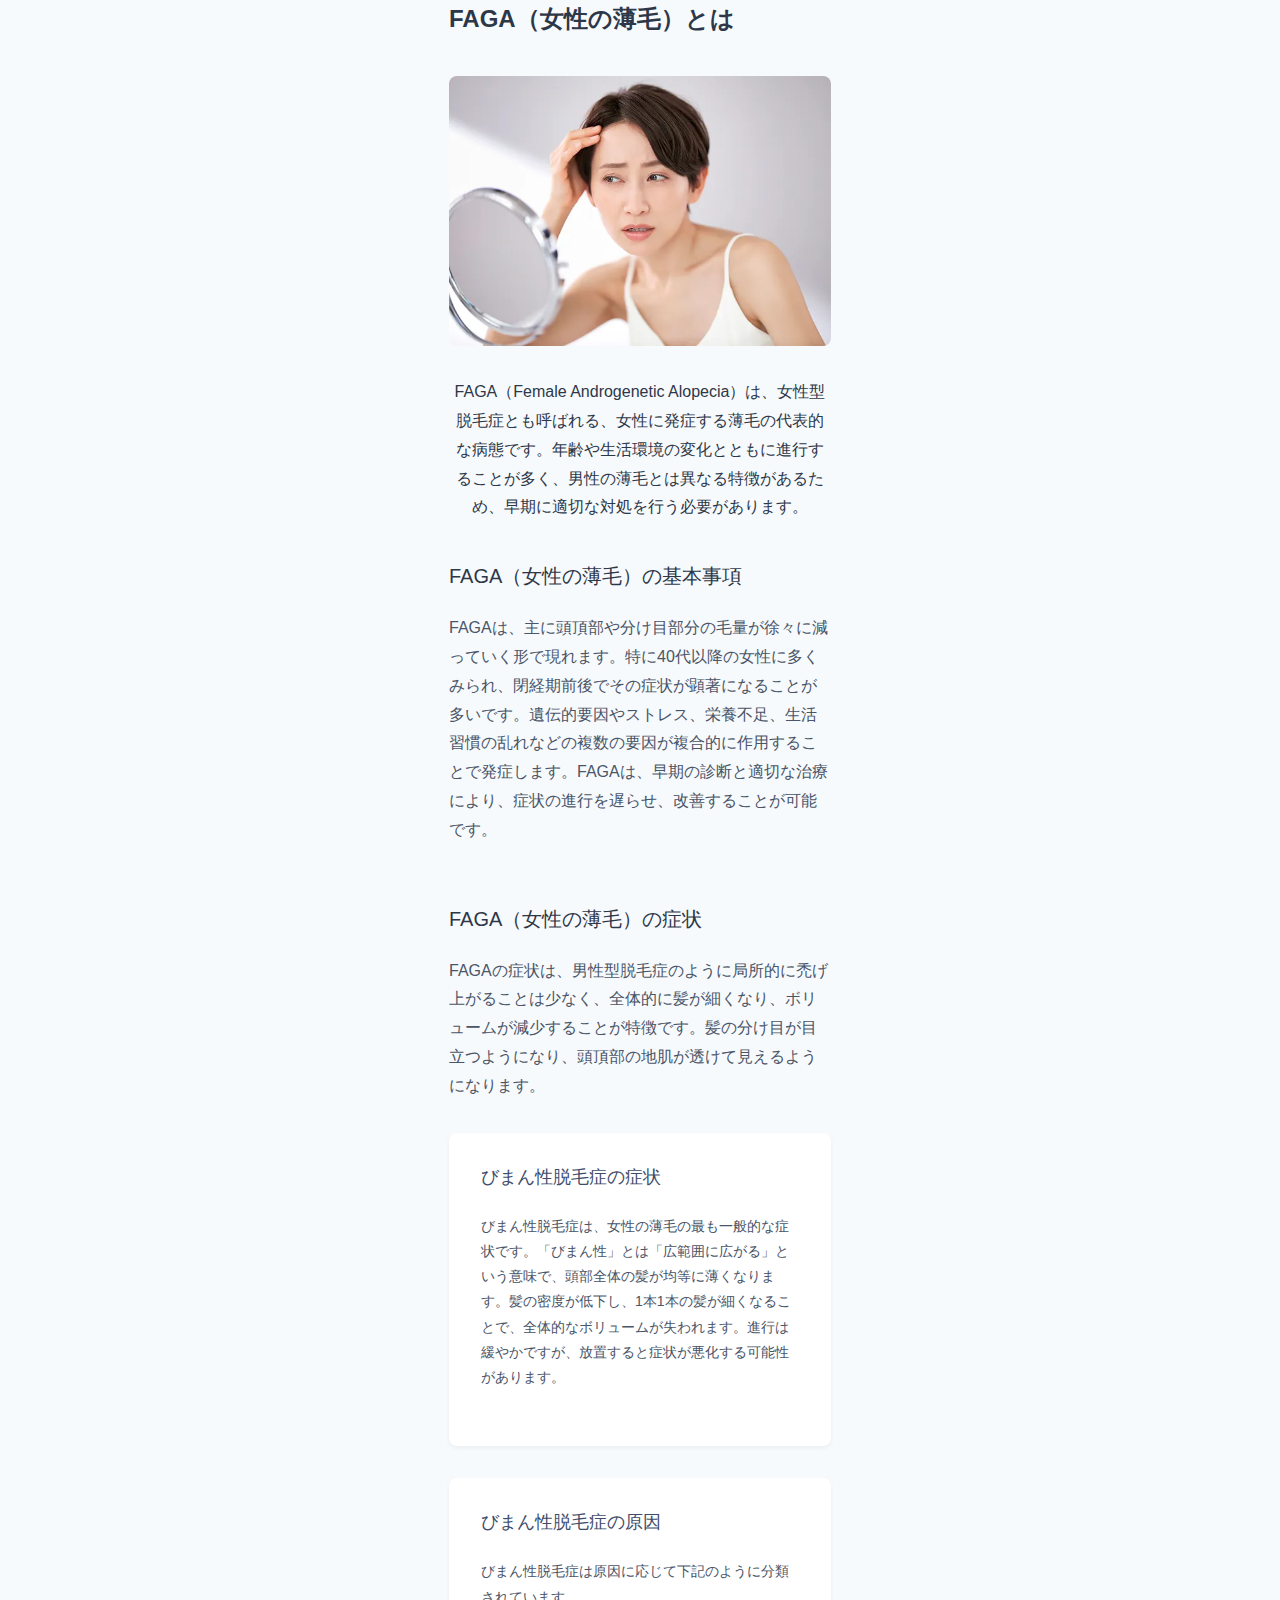
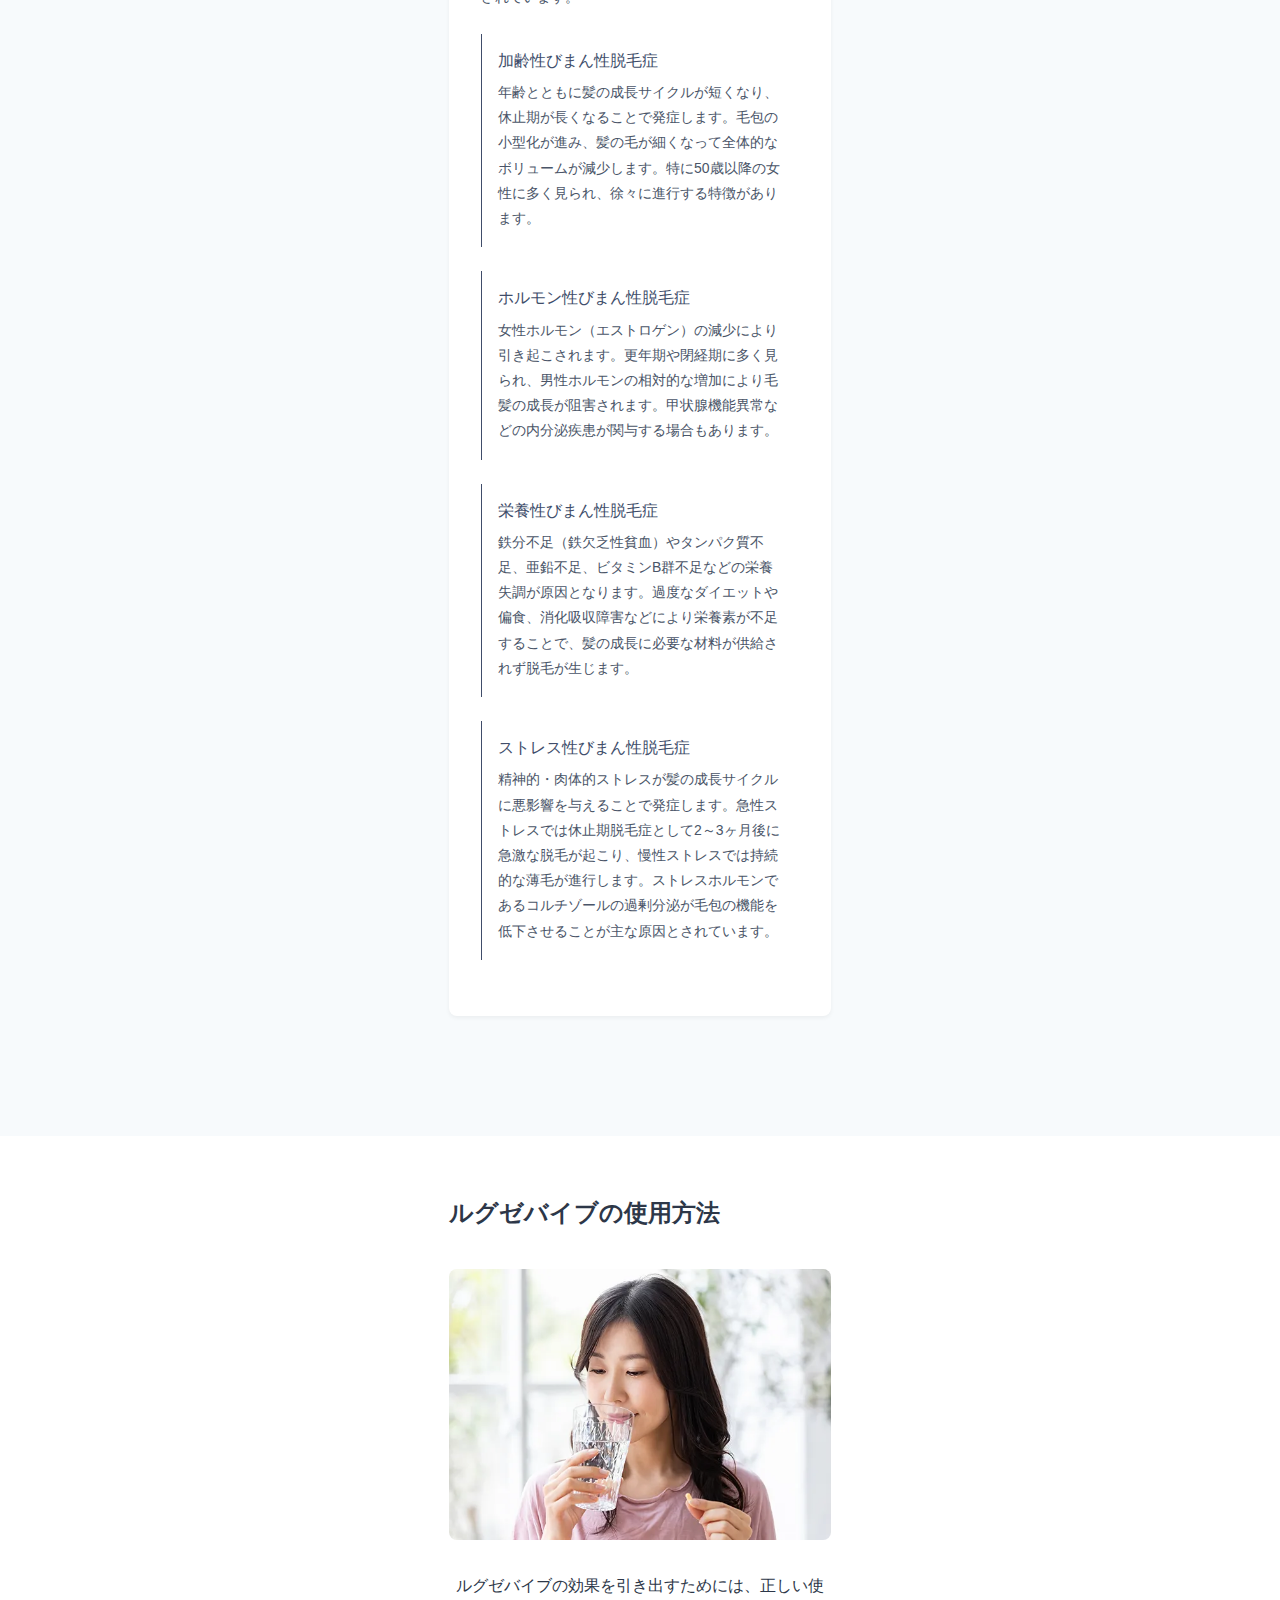
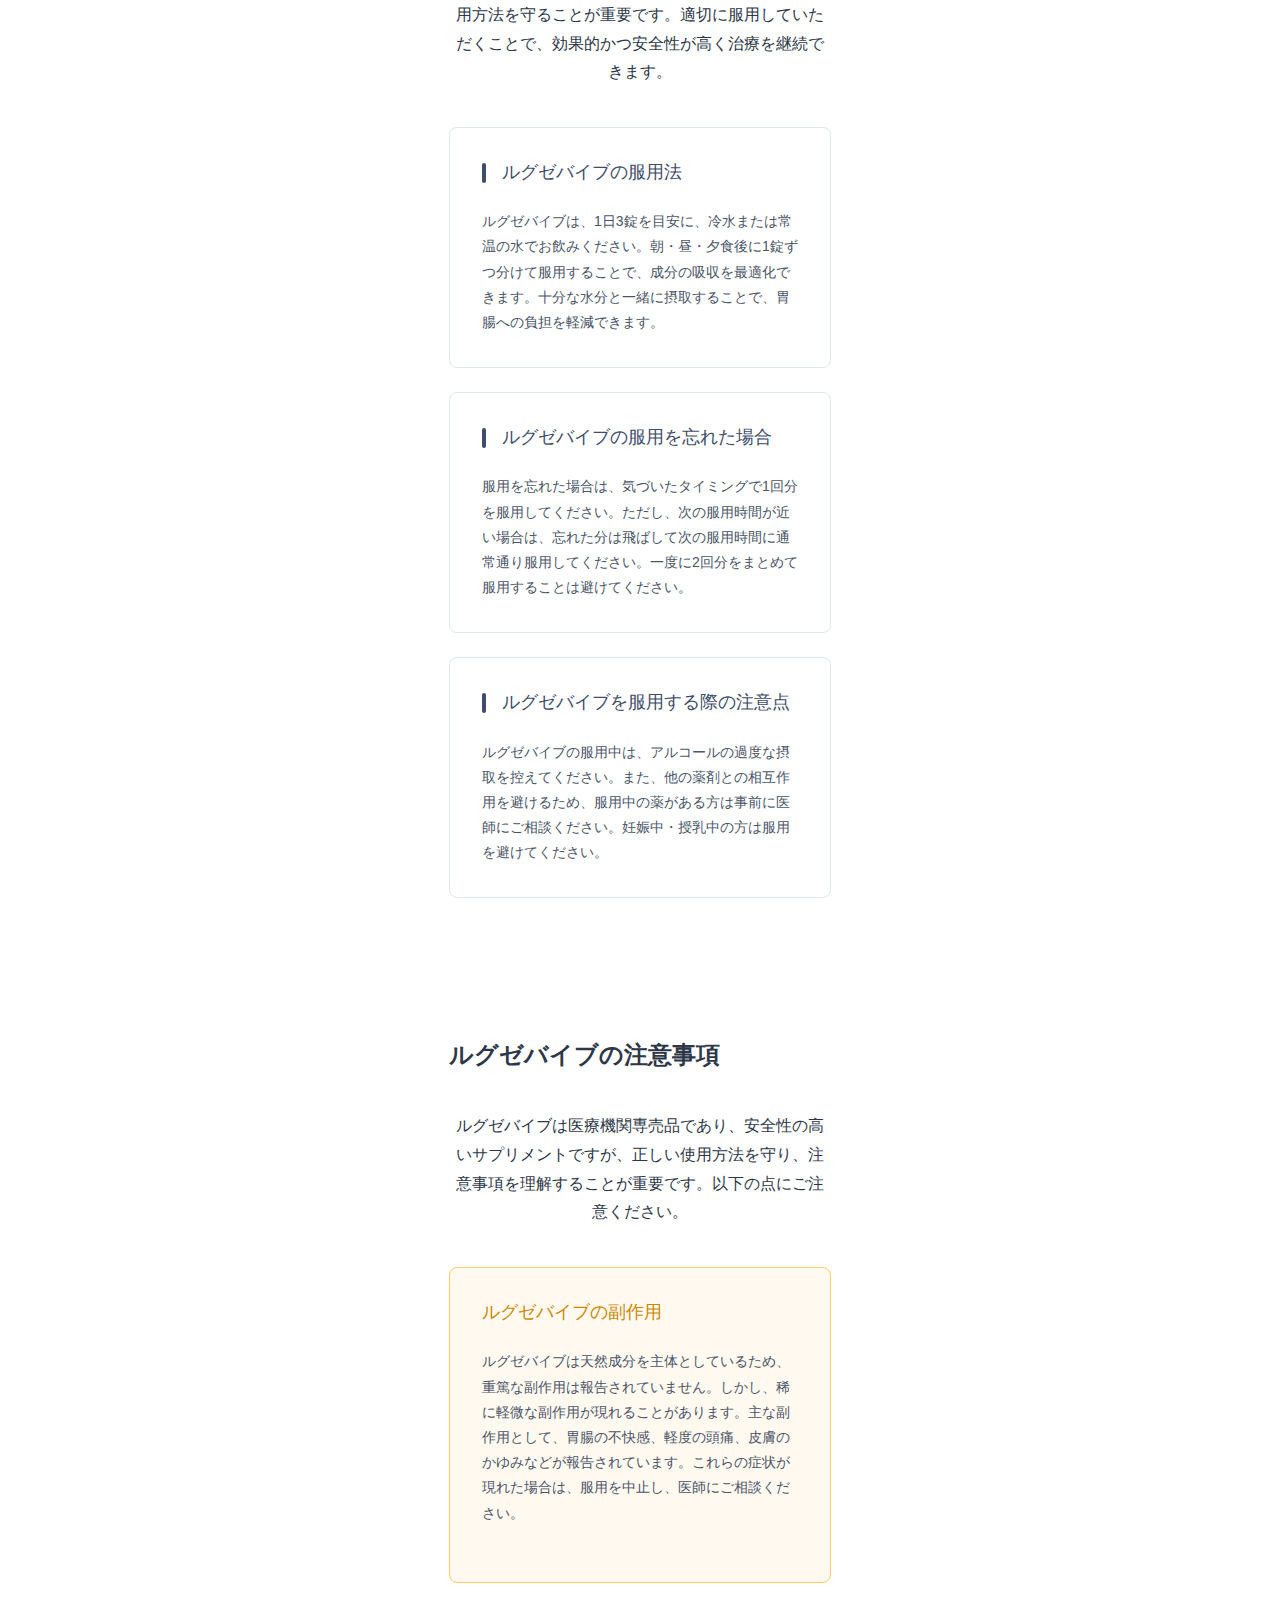
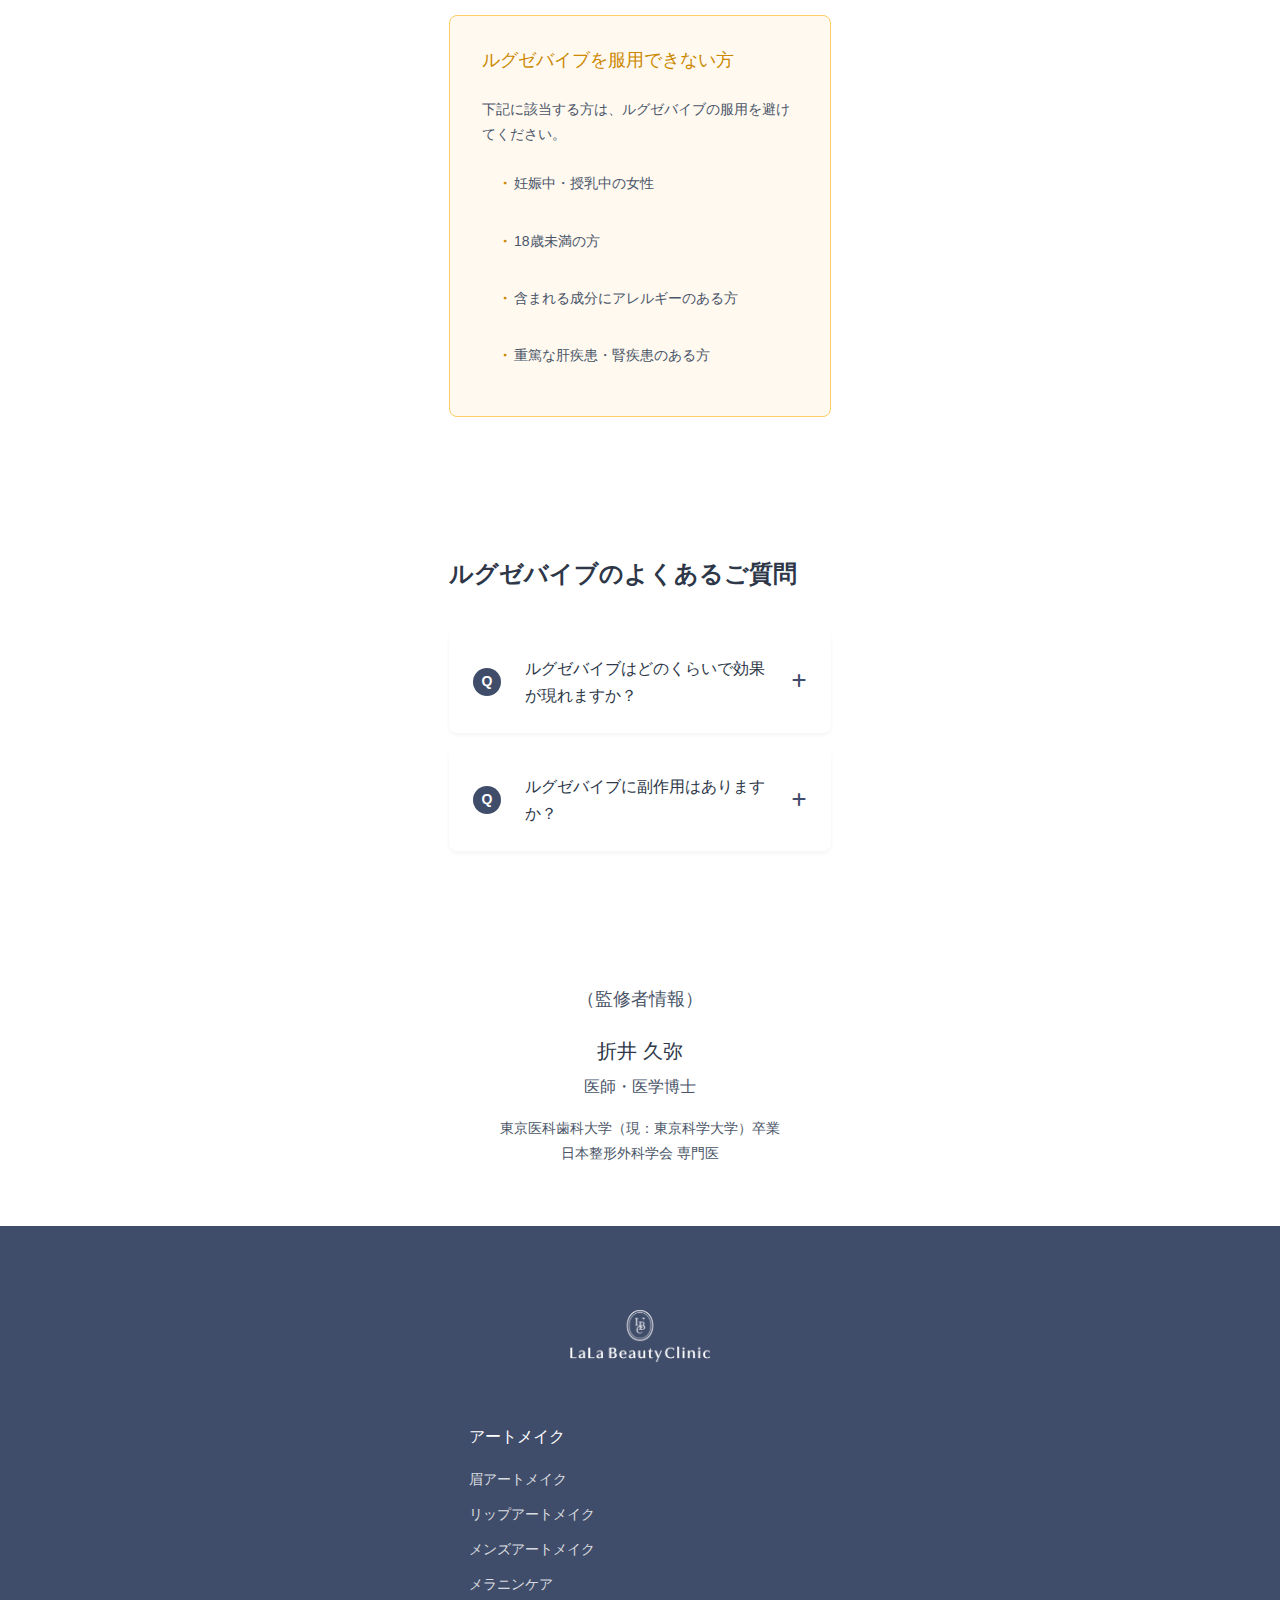
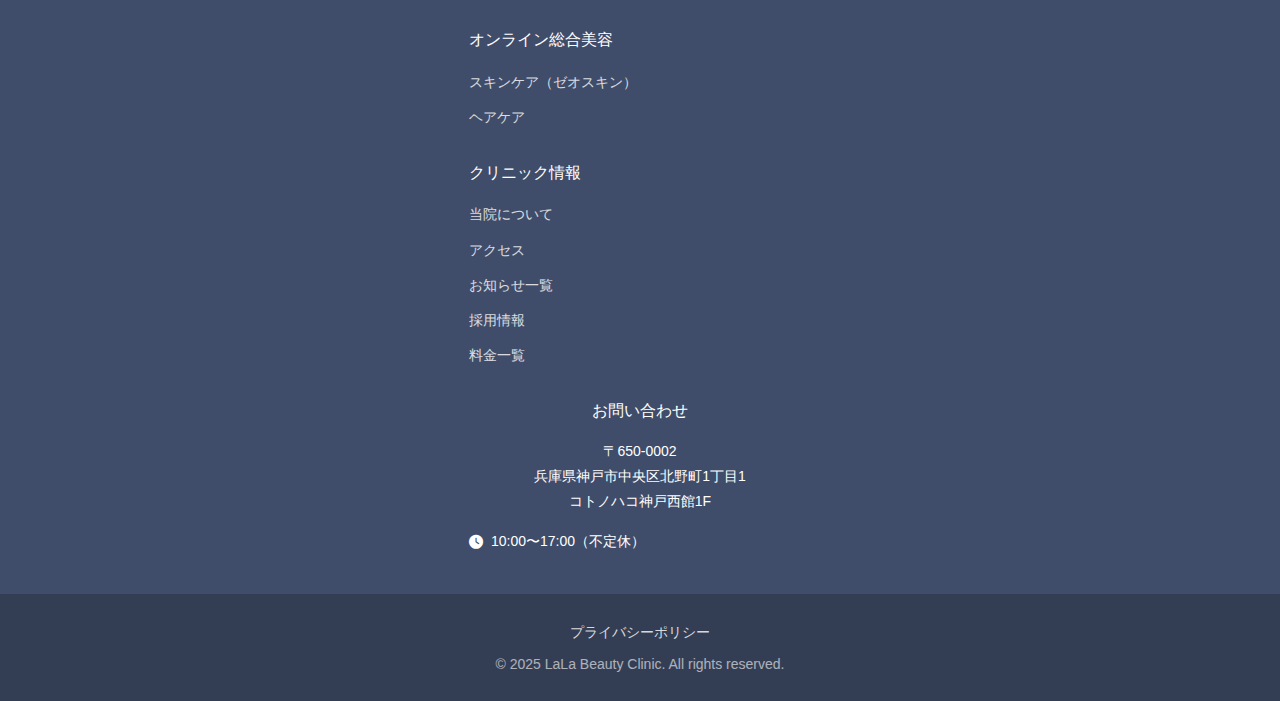
<file: online/luxevive.html>
<!DOCTYPE html>
<html lang="ja">
<head>
    <meta charset="UTF-8">
    <meta name="viewport" content="width=device-width, initial-scale=1.0">
    <title>ルグゼバイブによる女性の薄毛治療ならLaLa Beauty Clinic</title>
    <meta name="description" content="女性特有の薄毛・抜け毛にアプローチする医療機関専売育毛サプリメント「ルグゼバイブ」。馬プラセンタ配合で美髪・美肌効果も期待できる総合美容サプリメント。">
    
    <!-- CSS -->
    <link rel="stylesheet" href="../css/base.css">
    <link rel="stylesheet" href="../css/components.css">
    <link rel="stylesheet" href="../css/common-components.css">
    <link rel="stylesheet" href="../css/pages/detail.css">
    <link rel="stylesheet" href="../css/themes/online.css">
    <link rel="stylesheet" href="../css/pages/luxevive.css">
    
    <!-- Font Awesome -->
    <link rel="stylesheet" href="https://cdnjs.cloudflare.com/ajax/libs/font-awesome/6.4.0/css/all.min.css">
</head>
<body class="theme-online">
    <!-- Header Component -->
    <header class="header">
        <div class="header__inner">
            <div class="header__logo">
                <a href="/">
                    <img src="../assets/images/online-logo.png" alt="LaLa Beauty Clinicのロゴ">
                </a>
            </div>
            <nav class="header__nav">
                <ul class="header__nav-list">
                    <li><a href="../">総合TOP</a></li>
                    <li><a href="index.html">オンライン総合美容</a></li>
                    <li><a href="#about">ルグゼバイブとは</a></li>
                    <li><a href="#faq">よくあるご質問</a></li>
                </ul>
            </nav>
            <button class="header__menu-toggle" aria-label="メニューを開く">
                <span></span>
                <span></span>
                <span></span>
            </button>
        </div>
    </header>

    <!-- Mobile Menu -->
    <div class="mobile-menu" id="mobileMenu">
        <div class="mobile-menu__header">
            <img src="../assets/images/logo.png" alt="LaLa">
            <button class="mobile-menu__close" aria-label="メニューを閉じる">
                <i class="fas fa-times"></i>
            </button>
        </div>
        <nav class="mobile-menu__nav">
            <ul>
                <li><a href="../">総合TOP</a></li>
                <li><a href="index.html">オンライン総合美容</a></li>
                <li><a href="#about">ルグゼバイブとは</a></li>
                <li><a href="#faq">よくあるご質問</a></li>
            </ul>
        </nav>
    </div>

    <main>
        <!-- Breadcrumb -->
        <nav class="breadcrumb" aria-label="パンくずリスト">
            <div class="container">
                <ol class="breadcrumb__list">
                    <li><a href="../">ホーム</a></li>
                    <li><a href="index.html">オンライン総合美容</a></li>
                    <li aria-current="page">ルグゼバイブ</li>
                </ol>
            </div>
        </nav>

        <!-- Page Title Section -->
        <div class="page-title-section">
            <h1 class="page-title">
                ルグゼバイブで、<br>
                髪の健康を内側からサポート
            </h1>
        </div>

        <!-- Page Hero -->
        <section class="page-hero page-hero--luxevive">
                <div class="page-hero__visual">
                    <img src="../assets/images/luxevive_01.webp" alt="ルグゼバイブ">
                </div>
        </section>

        <!-- About Section -->
        <section class="section section--about" id="about">
            <div class="container">
                <h2 class="section__title">
                    <span class="section__title-ja">ルグゼバイブとは</span>
                </h2>
                
                <p class="section__lead">
                    ルグゼバイブは、女性特有の薄毛や抜け毛にアプローチする、医療機関専売の育毛サプリメントです。女性の髪の健康を内側からサポートするための栄養素をバランス良く配合しています。
                </p>
                
                <p class="section__lead">
                    ルグゼバイブには、一般的に女性用の薄毛治療薬として用いられているパントガールの成分に加えて、1錠あたり約667mgの馬プラセンタなどの美容成分が追加されているため、美髪だけでなく美肌効果も期待することができます。
                </p>

                <div class="features-grid">
                    <div class="feature-card">
                        <div class="feature-card__icon">
                            <img src="../assets/images/luxevive_02.webp" alt="女性専用の育毛サプリメント">
                        </div>
                        <h3>女性専用の育毛サプリメント</h3>
                        <p>ルグゼバイブは、女性の薄毛治療（FAGA）に特化して開発された育毛サプリメントです。男性の薄毛とは異なるメカニズムで発生する女性の薄毛に対して、最適な成分配合を実現しています。ホルモンバランスの変化や加齢、ストレスによるびまん性脱毛症に対応し、栄養面から髪の健やかな成長を促進します。</p>
                    </div>

                    <div class="feature-card">
                        <div class="feature-card__icon">
                            <img src="../assets/images/luxevive_03.webp" alt="美髪・美肌にもアプローチ">
                        </div>
                        <h3>美髪・美肌にもアプローチ</h3>
                        <p>ルグゼバイブに含まれる豊富な栄養素は、髪の健康だけでなく美肌効果も期待できます。抗酸化作用やコラーゲンの生成を促す栄養成分が、肌のハリや透明感の向上にも役立ちます。髪と肌の両方を美しく保つことで、トータルな美容効果を実感していただけます。</p>
                    </div>

                    <div class="feature-card">
                        <div class="feature-card__icon">
                            <img src="../assets/images/luxevive_04.webp" alt="継続することで変化を実感">
                        </div>
                        <h3>継続することで変化を実感</h3>
                        <p>ルグゼバイブの効果を実感するためには、継続的な服用が重要です。通常、服用開始から3～6ヵ月程度で変化を感じる方が多く、より確実な効果を得るためには6ヶ月以上の継続服用をおすすめしています。個人差はありますが、日々の習慣として取り入れることで、多くの方が髪のボリュームアップや髪質の改善を実感されています。</p>
                    </div>
                </div>
            </div>
        </section>

        <!-- Pricing Section -->
        <section class="section section--pricing bg-light" id="pricing">
            <div class="container">
                <h2 class="section__title">
                    <span class="section__title-ja">ルグゼバイブの料金（税込み）</span>
                </h2>

                <div class="pricing-table-wrapper">
                    <table class="pricing-table">
                        <thead>
                            <tr>
                                <th>商品名</th>
                                <th>内容量</th>
                                <th>価格</th>
                            </tr>
                        </thead>
                        <tbody>
                            <tr>
                                <td>ルグゼバイブ 1本</td>
                                <td>90錠</td>
                                <td>¥8,800<br><span class="note-small">（送料別 全国一律 ¥880）</span></td>
                            </tr>
                            <tr class="highlight-row">
                                <td>ルグゼバイブ 3本セット<br></td>
                                <td>270錠<br><span class="note-small">3ヵ月分</span></td>
                                <td class="highlight">¥18,000<br><span class="note-small">（送料込み）</span></td>
                            </tr>
                        </tbody>
                    </table>
                    <ul class="pricing-notes">
                        <li>3本セットは送料無料で、お得な価格設定となっております</li>
                        <li>継続的な服用により、より効果を実感いただけます</li>
                    </ul>
                </div>

                <div class="pricing-table-wrapper">
                    <table class="pricing-table">
                        <thead>
                            <tr>
                                <th>商品名</th>
                                <th>価格</th>
                            </tr>
                        </thead>
                        <tbody>
                            <tr>
                                <td>ルグゼバイブ 1本＋ヴェラルティス 1本セット</td>
                                <td>¥9,800<span class="note-small">（送料込み）</span></td>
                            </tr>
                        </tbody>
                    </table>
                </div>

                <div class="combination-section">
                    <h3 class="subsection-title">ヴェラルティスとは</h3>
                    <div class="product-combination">
                        <div class="product-combination__content">
                            <p>ヴェラルティスは、血流や代謝を促進し、育毛環境をさらに整えることができる育毛ローションです。ルグゼバイブと組み合わせて使用することで、より高い効果が期待できます。</p>
                            <div class="combination-cta">
                                <a href="/online/velartis/" class="button button--outline">ヴェラルティスの詳細を見る</a>
                            </div>
                        </div>
                    </div>
                </div>
            </div>
        </section>

        <!-- Ingredients Section -->
        <section class="section section--ingredients" id="ingredients">
            <div class="container">
                <h2 class="section__title">
                    <span class="section__title-ja">ルグゼバイブの主要成分と効果</span>
                </h2>

                <div class="ingredients-intro">
                    <img src="../assets/images/luxevive_05.webp" alt="ルグゼバイブの成分">
                    <p class="section__lead">
                        ルグゼバイブには、毛髪の成長を促し、頭皮に栄養を届けるための複数の成分が配合されています。これらの成分が相互に作用し合うことで、女性の薄毛の改善と美髪効果を同時に実現します。
                    </p>
                </div>

                <div class="ingredients-grid">
                    <div class="ingredient-card">
                        <h3>ケラチン</h3>
                        <p>ケラチンは髪の主成分のタンパク質であり、髪の強度と弾力性を保つために不可欠な成分です。加齢やダメージによって減少したケラチンを補うことで、髪のハリやコシを回復させ、切れ毛や枝毛を防ぎます。</p>
                    </div>

                    <div class="ingredient-card">
                        <h3>パントテン酸カルシウム</h3>
                        <p>パントテン酸カルシウムは、ビタミンB群の一種で、髪の成長に必要なエネルギー代謝をサポートする重要な成分で、抜け毛予防に役立ちます。毛根の細胞分裂を活発化させ、健康な髪の成長を促します。</p>
                    </div>

                    <div class="ingredient-card">
                        <h3>L-システイン</h3>
                        <p>L-システインは、髪の主要成分であるケラチンの合成に欠かせないアミノ酸です。髪の内部構造を強化し、健康で美しい髪の成長を支えます。</p>
                    </div>

                    <div class="ingredient-card">
                        <h3>ビタミンB1（チアミン）</h3>
                        <p>ビタミンB1は、糖質の代謝に重要な役割を果たし、毛根への栄養供給を助けます。健康な髪の成長に必要なエネルギー産生をサポートします。</p>
                    </div>

                    <div class="ingredient-card">
                        <h3>ビタミンB6</h3>
                        <p>ビタミンB6は、タンパク質の代謝に関与し、健康な髪の成長に必要なアミノ酸の合成を助けます。また、皮脂の分泌を調整し、頭皮環境を整える効果もあります。</p>
                    </div>

                    <div class="ingredient-card">
                        <h3>ビタミンB12</h3>
                        <p>ビタミンB12は、赤血球の生成に関与し、毛根への酸素供給を改善します。健康な髪の成長に必要な栄養素の運搬を促進します。</p>
                    </div>

                    <div class="ingredient-card">
                        <h3>サッカロマイセス薬用酵母</h3>
                        <p>サッカロマイセス薬用酵母は、髪の成長に必要な栄養素の吸収を高める効果があります。腸内環境を整えることで間接的に育毛を支援します。</p>
                    </div>

                    <div class="ingredient-card">
                        <h3>馬プラセンタ</h3>
                        <p>馬プラセンタには、成長因子やアミノ酸が豊富に含まれており、毛根の活性化と新陳代謝の促進に効果的です。髪の成長サイクルを正常化し、健康な髪の成長を支援します。ルグゼバイブは、1本あたり60,000mgのプラセンタを含有しています。</p>
                    </div>

                    <div class="ingredient-card">
                        <h3>コロストラム</h3>
                        <p>コロストラムは、免疫力向上と細胞の修復に効果的な成分です。頭皮の健康を維持し、髪の成長環境を整える作用があります。</p>
                    </div>
                </div>
            </div>
        </section>

        <!-- FAGA Section -->
        <section class="section section--faga bg-light" id="faga">
            <div class="container">
                <h2 class="section__title">
                    <span class="section__title-ja">FAGA（女性の薄毛）とは</span>
                </h2>

                <div class="faga-intro">
                    <img src="../assets/images/luxevive_06.webp" alt="FAGA（女性の薄毛）">
                    <p class="section__lead">
                        FAGA（Female Androgenetic Alopecia）は、女性型脱毛症とも呼ばれる、女性に発症する薄毛の代表的な病態です。年齢や生活環境の変化とともに進行することが多く、男性の薄毛とは異なる特徴があるため、早期に適切な対処を行う必要があります。
                    </p>
                </div>

                <div class="info-section">
                    <h3>FAGA（女性の薄毛）の基本事項</h3>
                    <p>FAGAは、主に頭頂部や分け目部分の毛量が徐々に減っていく形で現れます。特に40代以降の女性に多くみられ、閉経期前後でその症状が顕著になることが多いです。遺伝的要因やストレス、栄養不足、生活習慣の乱れなどの複数の要因が複合的に作用することで発症します。FAGAは、早期の診断と適切な治療により、症状の進行を遅らせ、改善することが可能です。</p>
                </div>

                <div class="info-section">
                    <h3>FAGA（女性の薄毛）の症状</h3>
                    <p>FAGAの症状は、男性型脱毛症のように局所的に禿げ上がることは少なく、全体的に髪が細くなり、ボリュームが減少することが特徴です。髪の分け目が目立つようになり、頭頂部の地肌が透けて見えるようになります。</p>

                    <div class="symptom-types">
                        <div class="symptom-type">
                            <h4>びまん性脱毛症の症状</h4>
                            <p>びまん性脱毛症は、女性の薄毛の最も一般的な症状です。「びまん性」とは「広範囲に広がる」という意味で、頭部全体の髪が均等に薄くなります。髪の密度が低下し、1本1本の髪が細くなることで、全体的なボリュームが失われます。進行は緩やかですが、放置すると症状が悪化する可能性があります。</p>
                        </div>

                        <div class="symptom-type">
                            <h4>びまん性脱毛症の原因</h4>
                            <p>びまん性脱毛症は原因に応じて下記のように分類されています。</p>

                            <div class="cause-list">
                                <div class="cause-item">
                                    <h5>加齢性びまん性脱毛症</h5>
                                    <p>年齢とともに髪の成長サイクルが短くなり、休止期が長くなることで発症します。毛包の小型化が進み、髪の毛が細くなって全体的なボリュームが減少します。特に50歳以降の女性に多く見られ、徐々に進行する特徴があります。</p>
                                </div>

                                <div class="cause-item">
                                    <h5>ホルモン性びまん性脱毛症</h5>
                                    <p>女性ホルモン（エストロゲン）の減少により引き起こされます。更年期や閉経期に多く見られ、男性ホルモンの相対的な増加により毛髪の成長が阻害されます。甲状腺機能異常などの内分泌疾患が関与する場合もあります。</p>
                                </div>

                                <div class="cause-item">
                                    <h5>栄養性びまん性脱毛症</h5>
                                    <p>鉄分不足（鉄欠乏性貧血）やタンパク質不足、亜鉛不足、ビタミンB群不足などの栄養失調が原因となります。過度なダイエットや偏食、消化吸収障害などにより栄養素が不足することで、髪の成長に必要な材料が供給されず脱毛が生じます。</p>
                                </div>

                                <div class="cause-item">
                                    <h5>ストレス性びまん性脱毛症</h5>
                                    <p>精神的・肉体的ストレスが髪の成長サイクルに悪影響を与えることで発症します。急性ストレスでは休止期脱毛症として2～3ヶ月後に急激な脱毛が起こり、慢性ストレスでは持続的な薄毛が進行します。ストレスホルモンであるコルチゾールの過剰分泌が毛包の機能を低下させることが主な原因とされています。</p>
                                </div>
                            </div>
                        </div>
                    </div>
                </div>
            </div>
        </section>

        <!-- Usage Section -->
        <section class="section section--usage" id="usage">
            <div class="container">
                <h2 class="section__title">
                    <span class="section__title-ja">ルグゼバイブの使用方法</span>
                </h2>

                <div class="usage-intro">
                    <img src="../assets/images/luxevive_07.webp" alt="ルグゼバイブの使用方法">
                    <p class="section__lead">
                        ルグゼバイブの効果を引き出すためには、正しい使用方法を守ることが重要です。適切に服用していただくことで、効果的かつ安全性が高く治療を継続できます。
                    </p>
                </div>

                <div class="usage-cards">
                    <div class="usage-card">
                        <h3>ルグゼバイブの服用法</h3>
                        <p>ルグゼバイブは、1日3錠を目安に、冷水または常温の水でお飲みください。朝・昼・夕食後に1錠ずつ分けて服用することで、成分の吸収を最適化できます。十分な水分と一緒に摂取することで、胃腸への負担を軽減できます。</p>
                    </div>

                    <div class="usage-card">
                        <h3>ルグゼバイブの服用を忘れた場合</h3>
                        <p>服用を忘れた場合は、気づいたタイミングで1回分を服用してください。ただし、次の服用時間が近い場合は、忘れた分は飛ばして次の服用時間に通常通り服用してください。一度に2回分をまとめて服用することは避けてください。</p>
                    </div>

                    <div class="usage-card">
                        <h3>ルグゼバイブを服用する際の注意点</h3>
                        <p>ルグゼバイブの服用中は、アルコールの過度な摂取を控えてください。また、他の薬剤との相互作用を避けるため、服用中の薬がある方は事前に医師にご相談ください。妊娠中・授乳中の方は服用を避けてください。</p>
                    </div>
                </div>
            </div>
        </section>

        <!-- Cautions Section -->
        <section class="section section--cautions" id="cautions">
            <div class="container">
                <h2 class="section__title">
                    <span class="section__title-ja">ルグゼバイブの注意事項</span>
                </h2>

                <p class="section__lead">
                    ルグゼバイブは医療機関専売品であり、安全性の高いサプリメントですが、正しい使用方法を守り、注意事項を理解することが重要です。以下の点にご注意ください。
                </p>

                <div class="caution-cards">
                    <div class="caution-card">
                        <h3>ルグゼバイブの副作用</h3>
                        <p>ルグゼバイブは天然成分を主体としているため、重篤な副作用は報告されていません。しかし、稀に軽微な副作用が現れることがあります。主な副作用として、胃腸の不快感、軽度の頭痛、皮膚のかゆみなどが報告されています。これらの症状が現れた場合は、服用を中止し、医師にご相談ください。</p>
                    </div>

                    <div class="caution-card">
                        <h3>ルグゼバイブを服用できない方</h3>
                        <p>下記に該当する方は、ルグゼバイブの服用を避けてください。</p>
                        <ul class="caution-list">
                            <li>妊娠中・授乳中の女性</li>
                            <li>18歳未満の方</li>
                            <li>含まれる成分にアレルギーのある方</li>
                            <li>重篤な肝疾患・腎疾患のある方</li>
                        </ul>
                    </div>
                </div>
            </div>
        </section>


        <!-- FAQ Section -->
        <section class="section section--faq" id="faq">
            <div class="container">
                <h2 class="section__title">
                    <span class="section__title-ja">ルグゼバイブのよくあるご質問</span>
                </h2>
                
                <div class="faq-list">
                    <div class="faq-item">
                        <button class="faq-item__question">
                            <span class="faq-item__q">Q</span>
                            <span class="faq-item__text">ルグゼバイブはどのくらいで効果が現れますか？</span>
                            <span class="faq-item__icon"><i class="fas fa-plus"></i></span>
                        </button>
                        <div class="faq-item__answer">
                            <div class="faq-item__answer-inner">
                                <span class="faq-item__a">A</span>
                                <div class="faq-item__content">
                                    <p>個人差がありますが、通常3〜6ヵ月程度で効果を実感される方が多いです。より確実な効果を得るために6ヵ月以上の継続服用をおすすめしています。</p>
                                </div>
                            </div>
                        </div>
                    </div>

                    <div class="faq-item">
                        <button class="faq-item__question">
                            <span class="faq-item__q">Q</span>
                            <span class="faq-item__text">ルグゼバイブに副作用はありますか？</span>
                            <span class="faq-item__icon"><i class="fas fa-plus"></i></span>
                        </button>
                        <div class="faq-item__answer">
                            <div class="faq-item__answer-inner">
                                <span class="faq-item__a">A</span>
                                <div class="faq-item__content">
                                    <p>重篤な副作用は報告されていませんが、稀に軽微な胃腸の不快感や皮膚のかゆみが現れることがあります。</p>
                                </div>
                            </div>
                        </div>
                    </div>
                </div>
            </div>
        </section>
        
        <!-- Supervisor Section -->
        <section class="section section--supervisor">
            <div class="container">
                <div class="supervisor-info">
                    <h3>（監修者情報）</h3>
                    <h4>折井 久弥</h4>
                    <p class="supervisor-info__role">医師・医学博士</p>
                    <p class="supervisor-info__qualification">
                        東京医科歯科大学（現：東京科学大学）卒業<br>
                        日本整形外科学会 専門医
                    </p>
                </div>
            </div>
        </section>
    </main>

    <!-- Footer Component -->
    <footer class="footer">
        <div class="footer__top">
            <div class="container">
                <div class="footer__logo-section">
                    <div class="footer__logo">
                        <img src="../assets/images/footer-logo.png" alt="LaLa Beauty Clinic">
                    </div>
                </div>

                <div class="footer__content">
                    <div class="footer__section">
                        <h4>アートメイク</h4>
                        <ul>
                            <li><a href="../artmake/eyebrow.html">眉アートメイク</a></li>
                            <li><a href="#">リップアートメイク</a></li>
                            <li><a href="#">メンズアートメイク</a></li>
                            <li><a href="#">メラニンケア</a></li>
                        </ul>
                    </div>

                    <div class="footer__section">
                        <h4>オンライン総合美容</h4>
                        <ul>
                            <li><a href="zeoskin.html">スキンケア（ゼオスキン）</a></li>
                            <li><a href="luxevive.html">ヘアケア</a></li>
                        </ul>
                    </div>

                    <div class="footer__section">
                        <h4>クリニック情報</h4>
                        <ul>
                            <li><a href="#">当院について</a></li>
                            <li><a href="#">アクセス</a></li>
                            <li><a href="#">お知らせ一覧</a></li>
                            <li><a href="#">採用情報</a></li>
                            <li><a href="#">料金一覧</a></li>
                        </ul>
                    </div>

                    <div class="footer__section footer__contact">
                        <h4>お問い合わせ</h4>
                        <p class="footer__address">
                            〒650-0002<br>
                            兵庫県神戸市中央区北野町1丁目1<br>
                            コトノハコ神戸西館1F
                        </p>
                        <p class="footer__hours">
                            <i class="fas fa-clock"></i>
                            10:00〜17:00（不定休）
                        </p>
                    </div>
                </div>
            </div>
        </div>

        <div class="footer__bottom">
            <div class="container">
                <div class="footer__bottom-content">
                    <div class="footer__links">
                        <a href="#">プライバシーポリシー</a>
                    </div>
                    <p class="copyright">&copy; 2025 LaLa Beauty Clinic. All rights reserved.</p>
                </div>
            </div>
        </div>
    </footer>

    <div class="mobile-fixed-cta" id="mobileFixedCTA">
        <a href="https://line.me/R/ti/p/@398llviu" class="mobile-cta-button" target="_blank" rel="noopener noreferrer">
            <i class="fab fa-line"></i>
            <span>公式LINEで相談する</span>
        </a>
    </div>
    
    <!-- Back to Top Button -->
    <button class="back-to-top" id="backToTop" aria-label="ページトップへ戻る">
        <i class="fas fa-chevron-up"></i>
    </button>

    <!-- JavaScript -->
    <script src="../js/main.js"></script>
    <script src="../js/components/navigation.js"></script>
    <script src="../js/components/accordion.js"></script>
    <script src="../js/components/mobile-cta.js"></script>
</body>
</html>
</file>
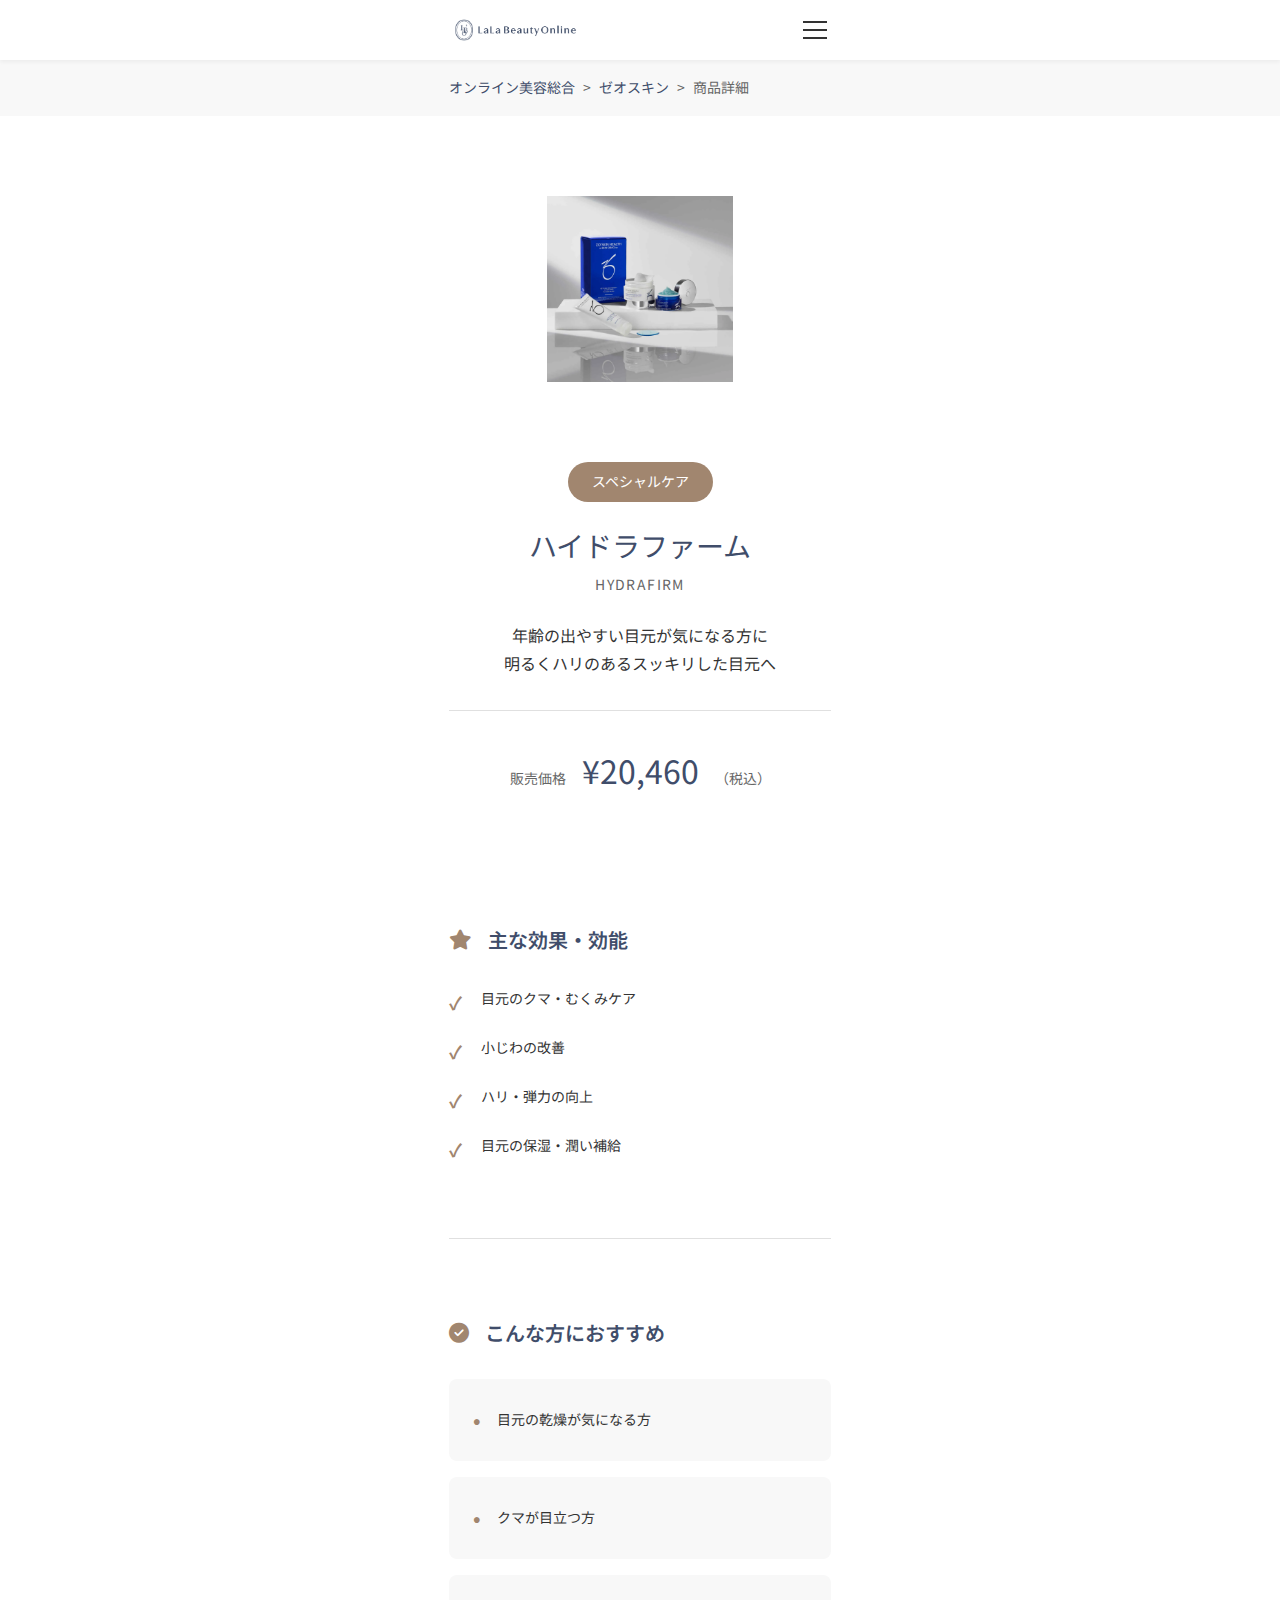
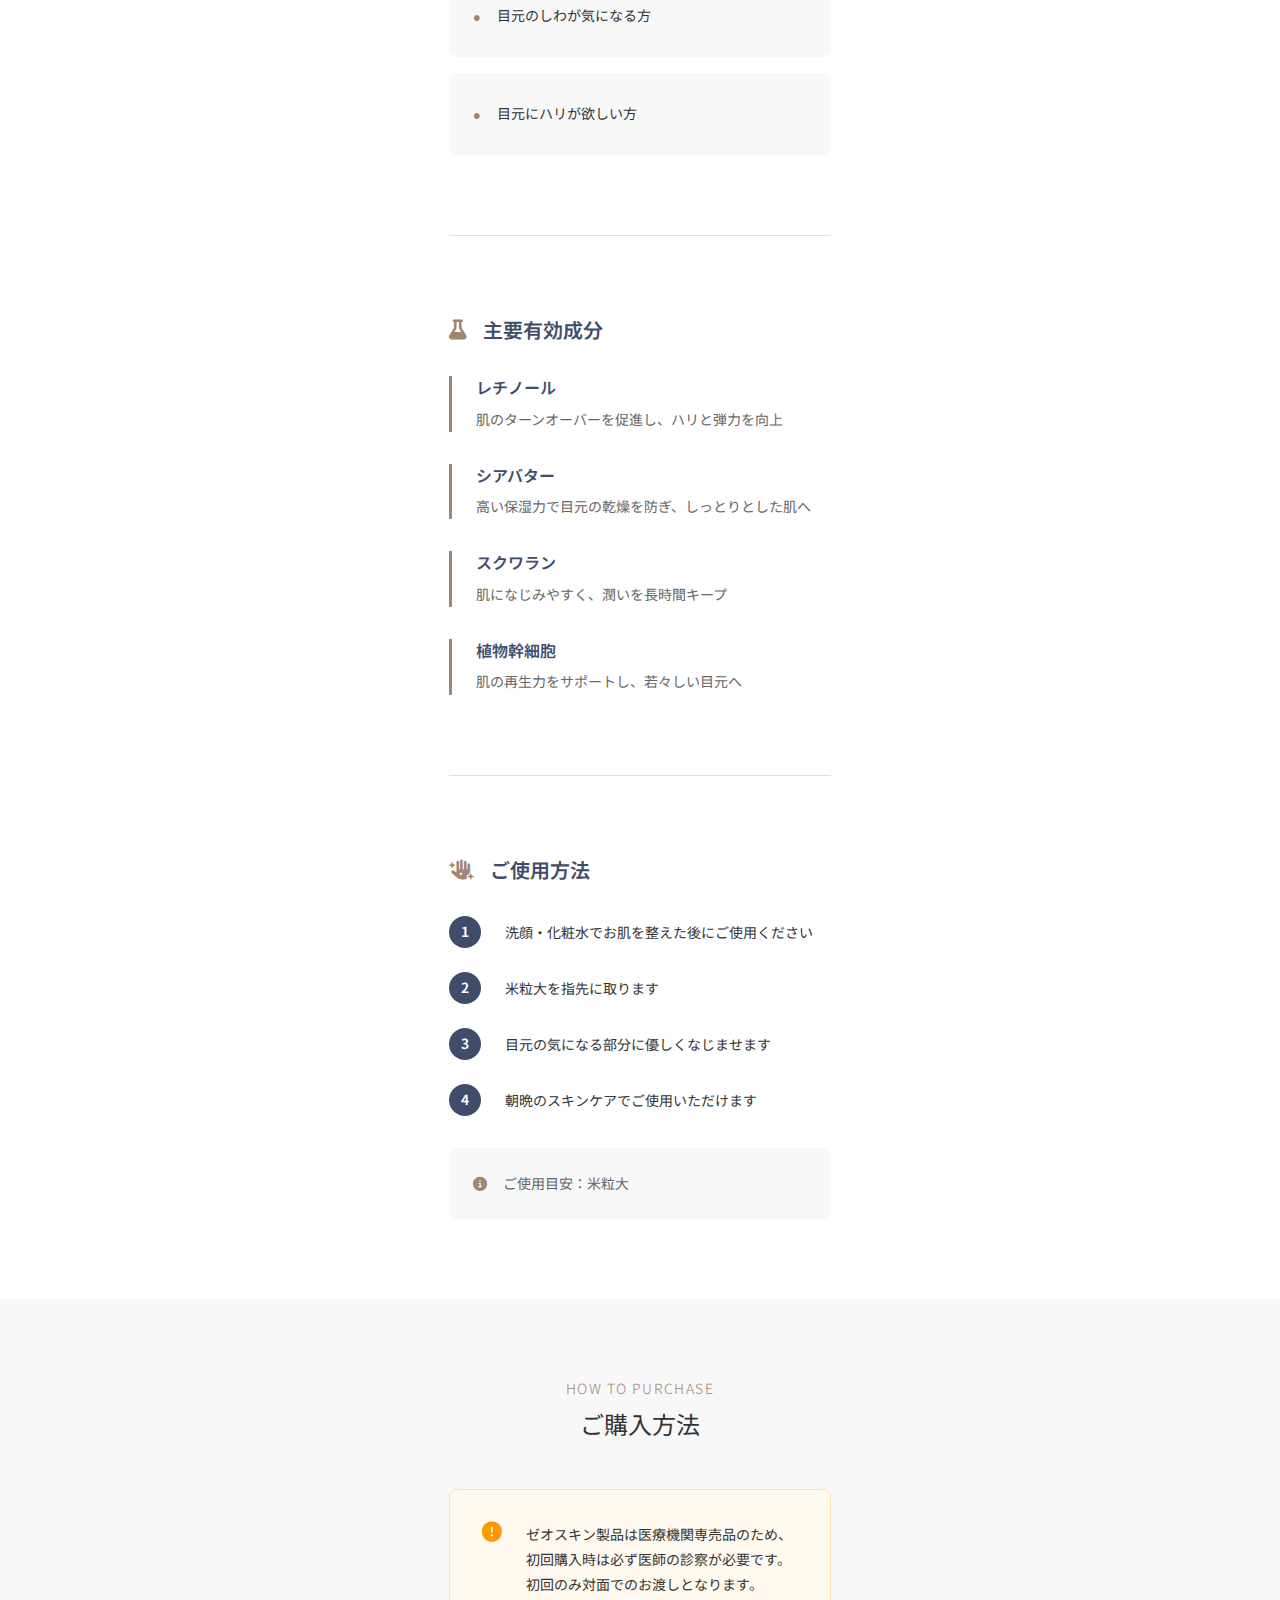
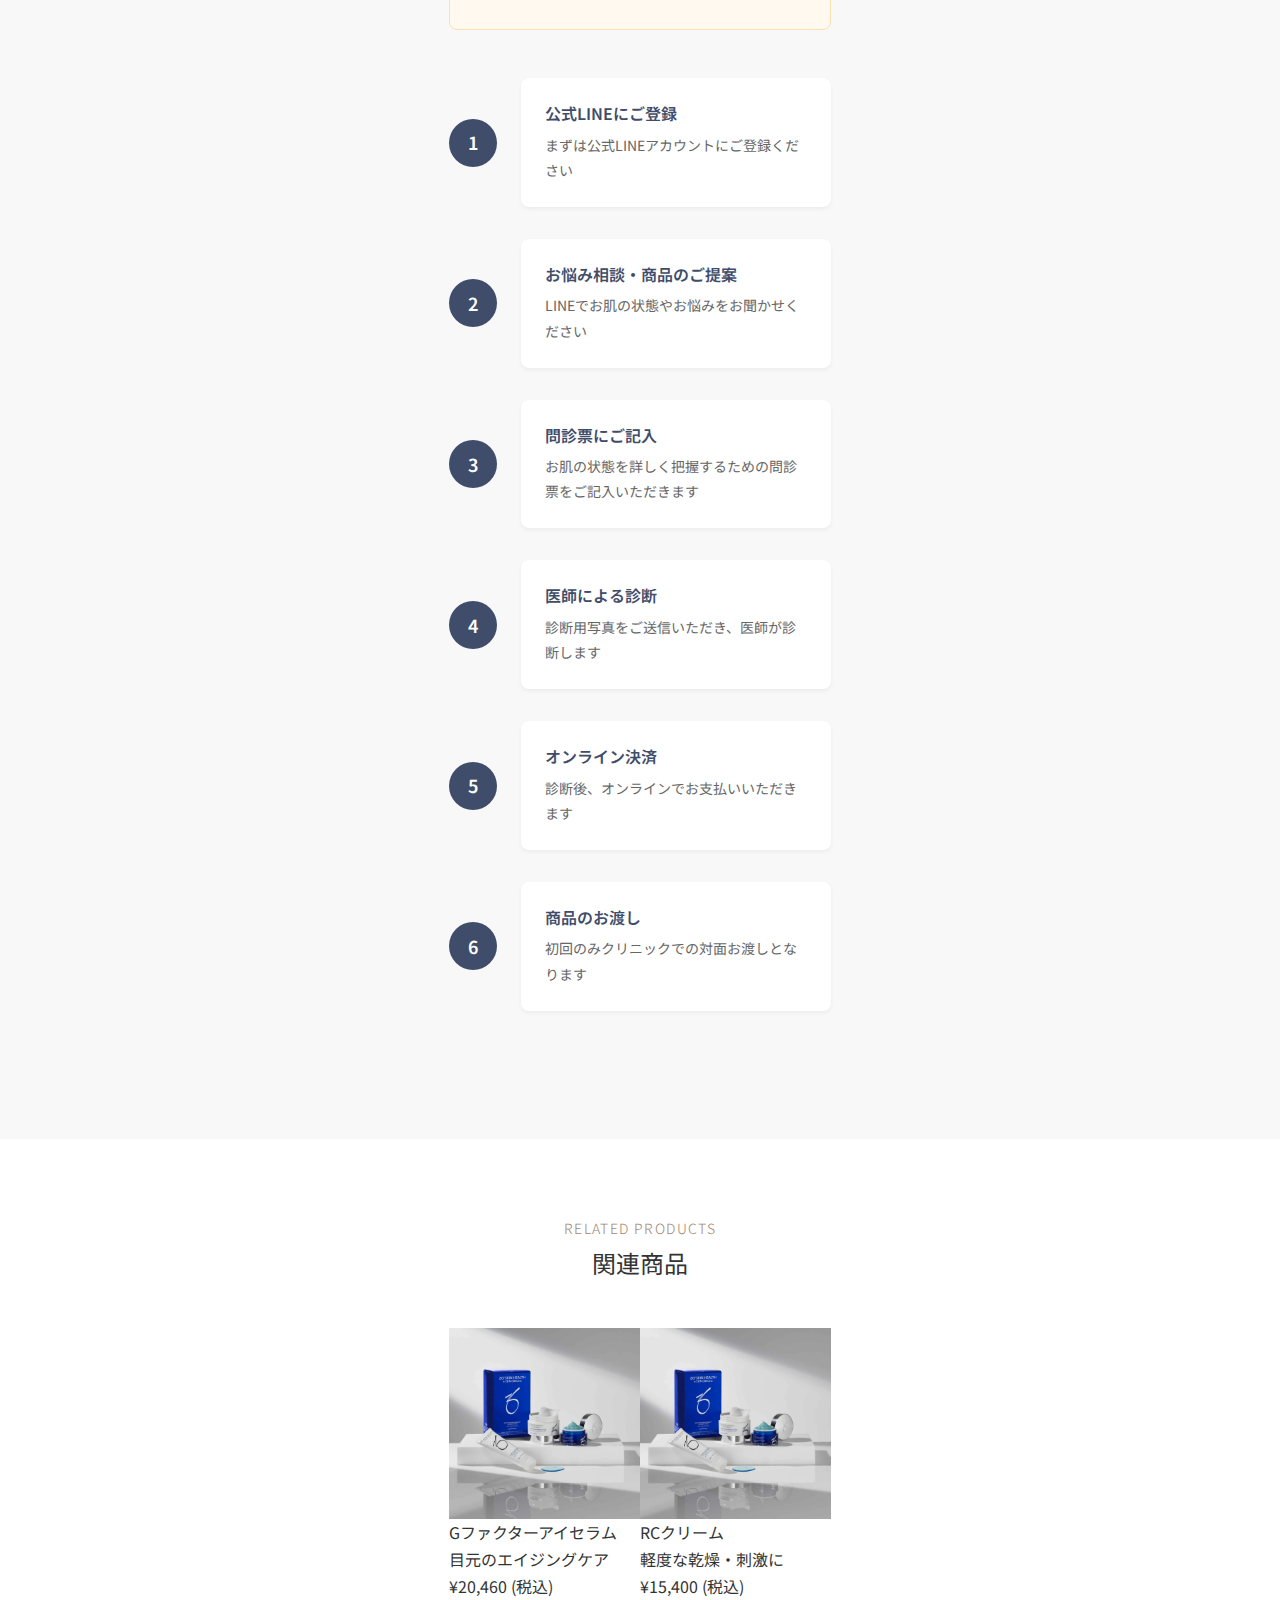
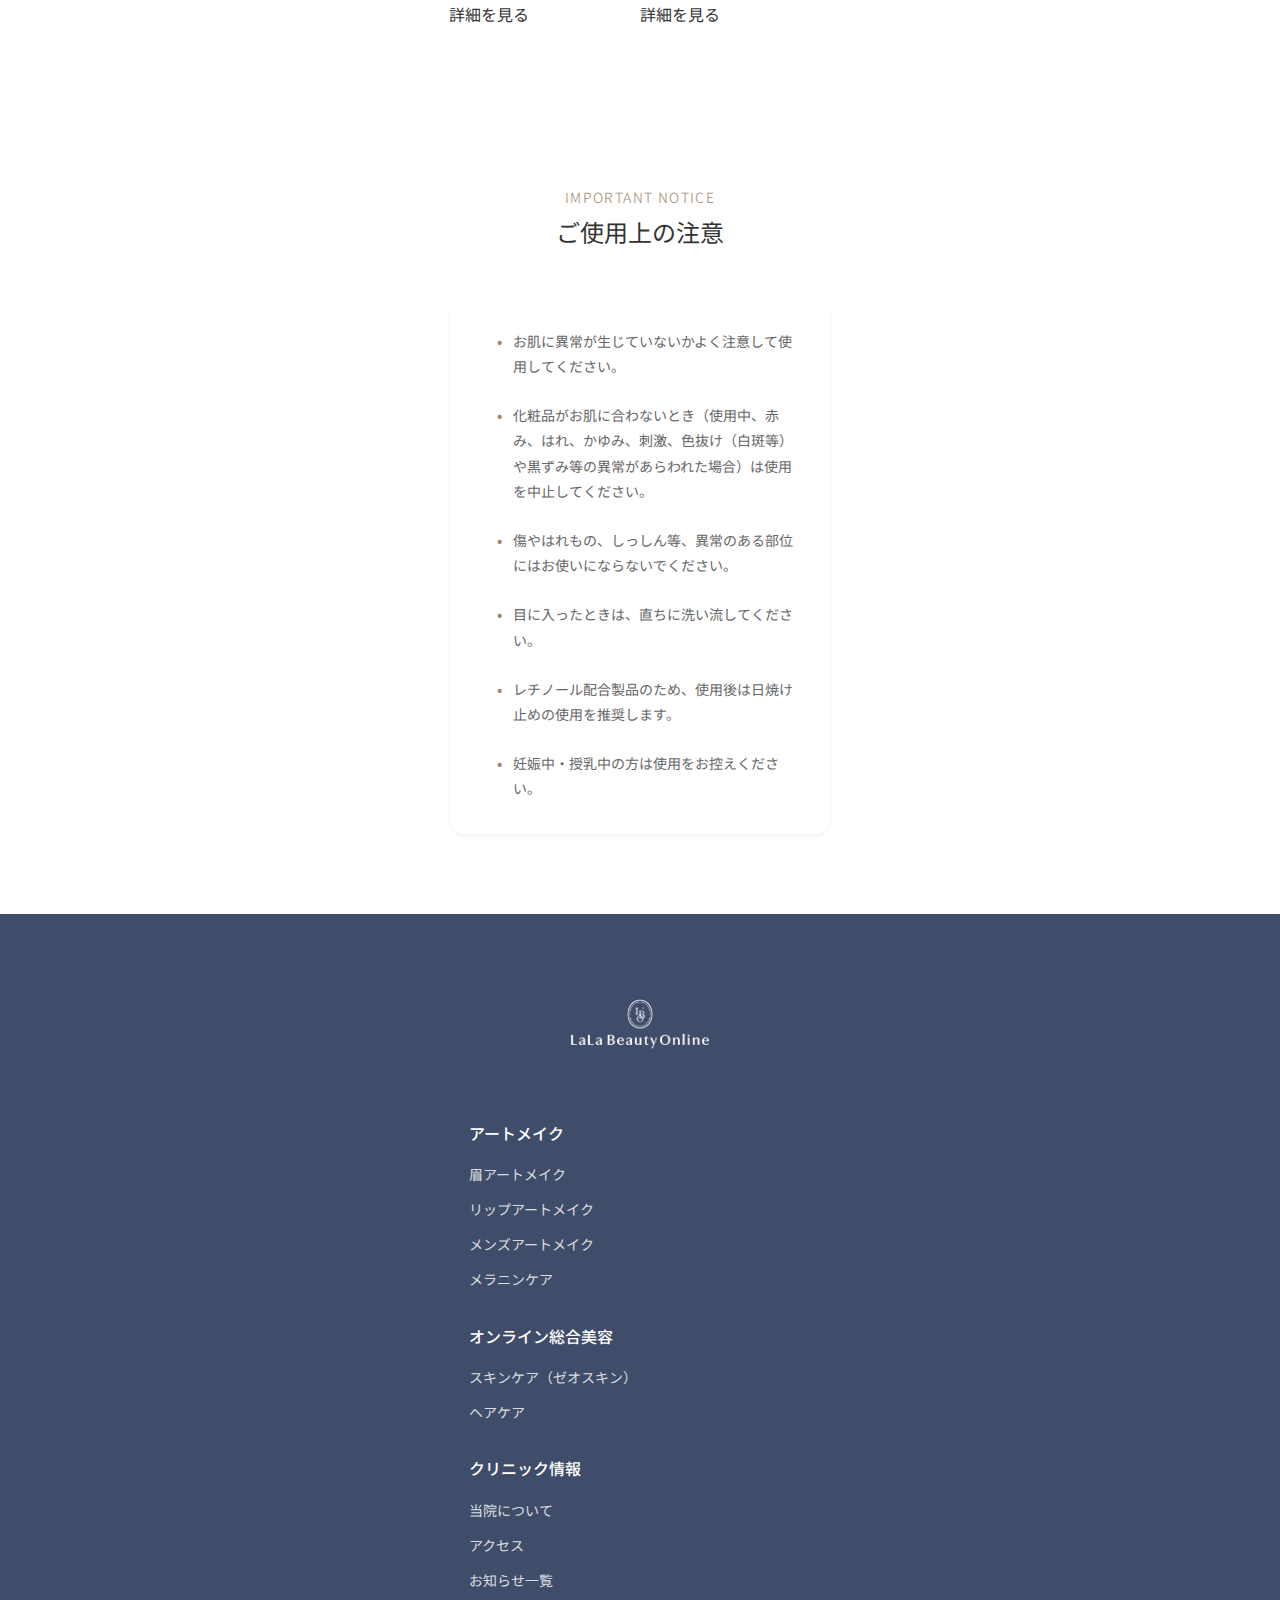
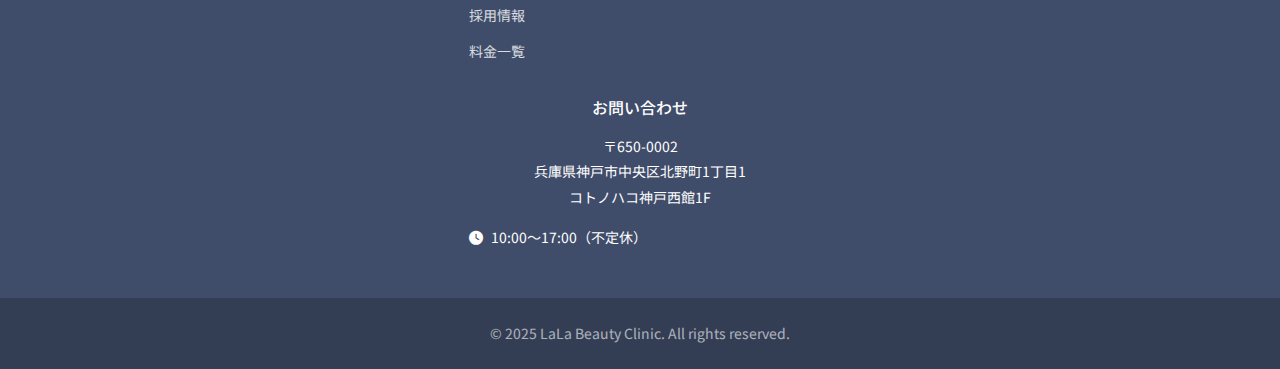
<file: online/product-detail-ideal.html>
<!DOCTYPE html>
<html lang="ja">
<head>
    <meta charset="UTF-8">
    <meta name="viewport" content="width=device-width, initial-scale=1.0">
    <title>ハイドラファーム | ゼオスキンヘルス | LaLa Beauty Clinic</title>
    <meta name="description" content="ゼオスキンヘルスのアイケア製品「ハイドラファーム」。年齢の出やすい目元のクマ・むくみ・小じわケアに。レチノール配合で明るくハリのある目元へ。">
    
    <!-- CSS Files -->
    <link rel="stylesheet" href="../css/base.css">
    <link rel="stylesheet" href="../css/components.css">
    <link rel="stylesheet" href="../css/pages/detail.css">
    
    <link rel="stylesheet" href="../css/pages/zeoskin.css">
    <link rel="stylesheet" href="../css/pages/product-detail.css">
    
    <!-- Font Awesome -->
    <link rel="stylesheet" href="https://cdnjs.cloudflare.com/ajax/libs/font-awesome/6.4.0/css/all.min.css">
    
    <!-- Google Fonts -->
    <link rel="preconnect" href="https://fonts.googleapis.com">
    <link rel="preconnect" href="https://fonts.gstatic.com" crossorigin>
    <link href="https://fonts.googleapis.com/css2?family=Noto+Sans+JP:wght@400;500;700&display=swap" rel="stylesheet">
</head>
<body class="theme-online page-zeoskin">
    <!-- Header Component -->
    <header class="header">
        <div class="header__inner">
            <div class="header__logo">
                <a href="/">
                    <img src="../assets/images/online-logo.png" alt="LaLa Beauty Clinicのロゴ">
                </a>
            </div>
            <nav class="header__nav">
                <ul class="header__nav-list">
                    <li><a href="../">オンライン美容総合TOP</a></li>
                    <li><a href="./zeoskin.html">ゼオスキンページ</a></li>
                    <li><a href="#purchase">ご購入方法</a></li>
                </ul>
            </nav>
            <button class="header__menu-toggle" aria-label="メニューを開く">
                <span></span>
                <span></span>
                <span></span>
            </button>
        </div>
    </header>

    <!-- Mobile Menu -->
    <div class="mobile-menu" id="mobileMenu">
        <div class="mobile-menu__header">
            <img src="../assets/images/logo.png" alt="LaLa">
            <button class="mobile-menu__close" aria-label="メニューを閉じる">
                <i class="fas fa-times"></i>
            </button>
        </div>
        <nav class="mobile-menu__nav">
            <ul>
                <li><a href="../">オンライン美容総合TOP</a></li>
                <li><a href="./zeoskin.html">ゼオスキン一覧</a></li>
                <li><a href="#purchase">ご購入方法</a></li>
            </ul>
        </nav>
    </div>

    <!-- Breadcrumb -->
    <nav class="breadcrumb" aria-label="パンくずリスト">
        <div class="container">
            <ul class="breadcrumb__list">
                <li><a href="../">オンライン美容総合</a></li>
                <li><a href="./zeoskin.html">ゼオスキン</a></li>
                <li>商品詳細</li>
            </ul>
        </div>
    </nav>

    <main>
        <!-- Product Hero Section -->
        <section class="product-hero">
            <div class="container">
                <div class="product-hero__content">
                    <div class="product-hero__image">
                        <img src="../assets/images/zeoskin_01webp.webp" alt="ハイドラファーム">
                    </div>
                    <div class="product-hero__info">
                        <div class="product-category-badge">スペシャルケア</div>
                        <h1 class="product-hero__title">ハイドラファーム</h1>
                        <p class="product-hero__subtitle">HYDRAFIRM</p>
                        <p class="product-hero__description">
                            年齢の出やすい目元が気になる方に<br>
                            明るくハリのあるスッキリした目元へ
                        </p>
                        <div class="product-hero__price">
                            <span class="price-label">販売価格</span>
                            <span class="price-amount">¥20,460</span>
                            <span class="price-tax">（税込）</span>
                        </div>
                    </div>
                </div>
            </div>
        </section>

        <!-- Product Details Section -->
        <section class="section section--product-details">
            <div class="container">
                <!-- 効果・効能 -->
                <div class="product-detail-block">
                    <h2 class="product-detail-block__title">
                        <i class="fas fa-star"></i>
                        主な効果・効能
                    </h2>
                    <ul class="product-benefits-list">
                        <li>目元のクマ・むくみケア</li>
                        <li>小じわの改善</li>
                        <li>ハリ・弾力の向上</li>
                        <li>目元の保湿・潤い補給</li>
                    </ul>
                </div>

                <!-- 推奨される肌質・悩み -->
                <div class="product-detail-block">
                    <h2 class="product-detail-block__title">
                        <i class="fas fa-check-circle"></i>
                        こんな方におすすめ
                    </h2>
                    <ul class="product-recommend-list">
                        <li>目元の乾燥が気になる方</li>
                        <li>クマが目立つ方</li>
                        <li>目元のしわが気になる方</li>
                        <li>目元にハリが欲しい方</li>
                    </ul>
                </div>

                <!-- 主要有効成分 -->
                <div class="product-detail-block">
                    <h2 class="product-detail-block__title">
                        <i class="fas fa-flask"></i>
                        主要有効成分
                    </h2>
                    <div class="ingredient-list">
                        <div class="ingredient-item">
                            <h3>レチノール</h3>
                            <p>肌のターンオーバーを促進し、ハリと弾力を向上</p>
                        </div>
                        <div class="ingredient-item">
                            <h3>シアバター</h3>
                            <p>高い保湿力で目元の乾燥を防ぎ、しっとりとした肌へ</p>
                        </div>
                        <div class="ingredient-item">
                            <h3>スクワラン</h3>
                            <p>肌になじみやすく、潤いを長時間キープ</p>
                        </div>
                        <div class="ingredient-item">
                            <h3>植物幹細胞</h3>
                            <p>肌の再生力をサポートし、若々しい目元へ</p>
                        </div>
                    </div>
                </div>

                <!-- 使用方法 -->
                <div class="product-detail-block">
                    <h2 class="product-detail-block__title">
                        <i class="fas fa-hand-sparkles"></i>
                        ご使用方法
                    </h2>
                    <div class="usage-guide">
                        <div class="usage-step">
                            <span class="usage-step__number">1</span>
                            <p>洗顔・化粧水でお肌を整えた後にご使用ください</p>
                        </div>
                        <div class="usage-step">
                            <span class="usage-step__number">2</span>
                            <p>米粒大を指先に取ります</p>
                        </div>
                        <div class="usage-step">
                            <span class="usage-step__number">3</span>
                            <p>目元の気になる部分に優しくなじませます</p>
                        </div>
                        <div class="usage-step">
                            <span class="usage-step__number">4</span>
                            <p>朝晩のスキンケアでご使用いただけます</p>
                        </div>
                    </div>
                    <p class="usage-note">
                        <i class="fas fa-info-circle"></i>
                        ご使用目安：米粒大
                    </p>
                </div>
            </div>
        </section>

        <!-- Purchase Flow Section -->
        <section class="section section--purchase bg-light" id="purchase">
            <div class="container">
                <h2 class="section__title">
                    <span class="section__title-en">HOW TO PURCHASE</span>
                    <span class="section__title-ja">ご購入方法</span>
                </h2>
                
                <div class="purchase-notice">
                    <i class="fas fa-exclamation-circle"></i>
                    <p>
                        ゼオスキン製品は医療機関専売品のため、初回購入時は必ず医師の診察が必要です。<br>
                        初回のみ対面でのお渡しとなります。
                    </p>
                </div>

                <div class="purchase-flow">
                    <div class="flow-step">
                        <div class="flow-step__number">1</div>
                        <div class="flow-step__content">
                            <h3>公式LINEにご登録</h3>
                            <p>まずは公式LINEアカウントにご登録ください</p>
                        </div>
                    </div>
                    <div class="flow-step">
                        <div class="flow-step__number">2</div>
                        <div class="flow-step__content">
                            <h3>お悩み相談・商品のご提案</h3>
                            <p>LINEでお肌の状態やお悩みをお聞かせください</p>
                        </div>
                    </div>
                    <div class="flow-step">
                        <div class="flow-step__number">3</div>
                        <div class="flow-step__content">
                            <h3>問診票にご記入</h3>
                            <p>お肌の状態を詳しく把握するための問診票をご記入いただきます</p>
                        </div>
                    </div>
                    <div class="flow-step">
                        <div class="flow-step__number">4</div>
                        <div class="flow-step__content">
                            <h3>医師による診断</h3>
                            <p>診断用写真をご送信いただき、医師が診断します</p>
                        </div>
                    </div>
                    <div class="flow-step">
                        <div class="flow-step__number">5</div>
                        <div class="flow-step__content">
                            <h3>オンライン決済</h3>
                            <p>診断後、オンラインでお支払いいただきます</p>
                        </div>
                    </div>
                    <div class="flow-step">
                        <div class="flow-step__number">6</div>
                        <div class="flow-step__content">
                            <h3>商品のお渡し</h3>
                            <p>初回のみクリニックでの対面お渡しとなります</p>
                        </div>
                    </div>
                </div>
            </div>
        </section>

        <!-- Related Products Section -->
        <section class="section section--related">
            <div class="container">
                <h2 class="section__title">
                    <span class="section__title-en">RELATED PRODUCTS</span>
                    <span class="section__title-ja">関連商品</span>
                </h2>
                
                <div class="related-products">
                    <div class="product-item">
                        <div class="product-image">
                            <img src="../assets/images/zeoskin_01webp.webp" alt="Gファクターアイセラム">
                        </div>
                        <div class="product-content">
                            <p class="product-name-jp">Gファクターアイセラム</p>
                            <p class="product-description">目元のエイジングケア</p>
                            <p class="product-price">¥20,460 (税込)</p>
                            <a href="#" class="product-cta">詳細を見る</a>
                        </div>
                    </div>
                    
                    <div class="product-item">
                        <div class="product-image">
                            <img src="../assets/images/zeoskin_01webp.webp" alt="RCクリーム">
                        </div>
                        <div class="product-content">
                            <p class="product-name-jp">RCクリーム</p>
                            <p class="product-description">軽度な乾燥・刺激に</p>
                            <p class="product-price">¥15,400 (税込)</p>
                            <a href="#" class="product-cta">詳細を見る</a>
                        </div>
                    </div>
                </div>
            </div>
        </section>

        <!-- Cautions Section -->
        <section class="section section--cautions bg-light">
            <div class="container">
                <h2 class="section__title">
                    <span class="section__title-en">IMPORTANT NOTICE</span>
                    <span class="section__title-ja">ご使用上の注意</span>
                </h2>
                
                <div class="caution-list">
                    <ul>
                        <li>お肌に異常が生じていないかよく注意して使用してください。</li>
                        <li>化粧品がお肌に合わないとき（使用中、赤み、はれ、かゆみ、刺激、色抜け（白斑等）や黒ずみ等の異常があらわれた場合）は使用を中止してください。</li>
                        <li>傷やはれもの、しっしん等、異常のある部位にはお使いにならないでください。</li>
                        <li>目に入ったときは、直ちに洗い流してください。</li>
                        <li>レチノール配合製品のため、使用後は日焼け止めの使用を推奨します。</li>
                        <li>妊娠中・授乳中の方は使用をお控えください。</li>
                    </ul>
                </div>
            </div>
        </section>
    </main>

    <!-- Footer Component -->
    <footer class="footer">
        <div class="footer__top">
            <div class="container">
                <div class="footer__logo-section">
                    <div class="footer__logo">
                        <img src="../assets/images/online-footer-logo.png" alt="LaLa Beauty Clinic">
                    </div>
                </div>

                <div class="footer__content">
                    <div class="footer__section">
                        <h4>アートメイク</h4>
                        <ul>
                            <li><a href="#">眉アートメイク</a></li>
                            <li><a href="#">リップアートメイク</a></li>
                            <li><a href="#">メンズアートメイク</a></li>
                            <li><a href="#">メラニンケア</a></li>
                        </ul>
                    </div>

                    <div class="footer__section">
                        <h4>オンライン総合美容</h4>
                        <ul>
                            <li><a href="#">スキンケア（ゼオスキン）</a></li>
                            <li><a href="#">ヘアケア</a></li>
                        </ul>
                    </div>

                    <div class="footer__section">
                        <h4>クリニック情報</h4>
                        <ul>
                            <li><a href="#">当院について</a></li>
                            <li><a href="#">アクセス</a></li>
                            <li><a href="#">お知らせ一覧</a></li>
                            <li><a href="#">採用情報</a></li>
                            <li><a href="#">料金一覧</a></li>
                        </ul>
                    </div>

                    <div class="footer__section footer__contact">
                        <h4>お問い合わせ</h4>
                        <p class="footer__address">
                            〒650-0002<br>
                            兵庫県神戸市中央区北野町1丁目1<br>
                            コトノハコ神戸西館1F
                        </p>
                        <p class="footer__hours">
                            <i class="fas fa-clock"></i>
                            10:00〜17:00（不定休）
                        </p>
                    </div>
                </div>
            </div>
        </div>

        <div class="footer__bottom">
            <div class="container">
                <div class="footer__bottom-content">
                    <p class="copyright">&copy; 2025 LaLa Beauty Clinic. All rights reserved.</p>
                </div>
            </div>
        </div>
    </footer>

    <div class="mobile-fixed-cta" id="mobileFixedCTA">
        <a href="https://line.me/R/ti/p/@398llviu" class="mobile-cta-button" target="_blank" rel="noopener noreferrer">
            <i class="fab fa-line"></i>
            <span>公式LINEで相談する</span>
        </a>
    </div>
    
    <!-- Back to Top Button -->
    <button class="back-to-top" id="backToTop" aria-label="ページトップへ戻る">
        <i class="fas fa-chevron-up"></i>
    </button>

    <!-- JavaScript -->
    <script src="../js/main.js"></script>
    <script src="../js/components/navigation.js"></script>
</body>
</html>
</file>
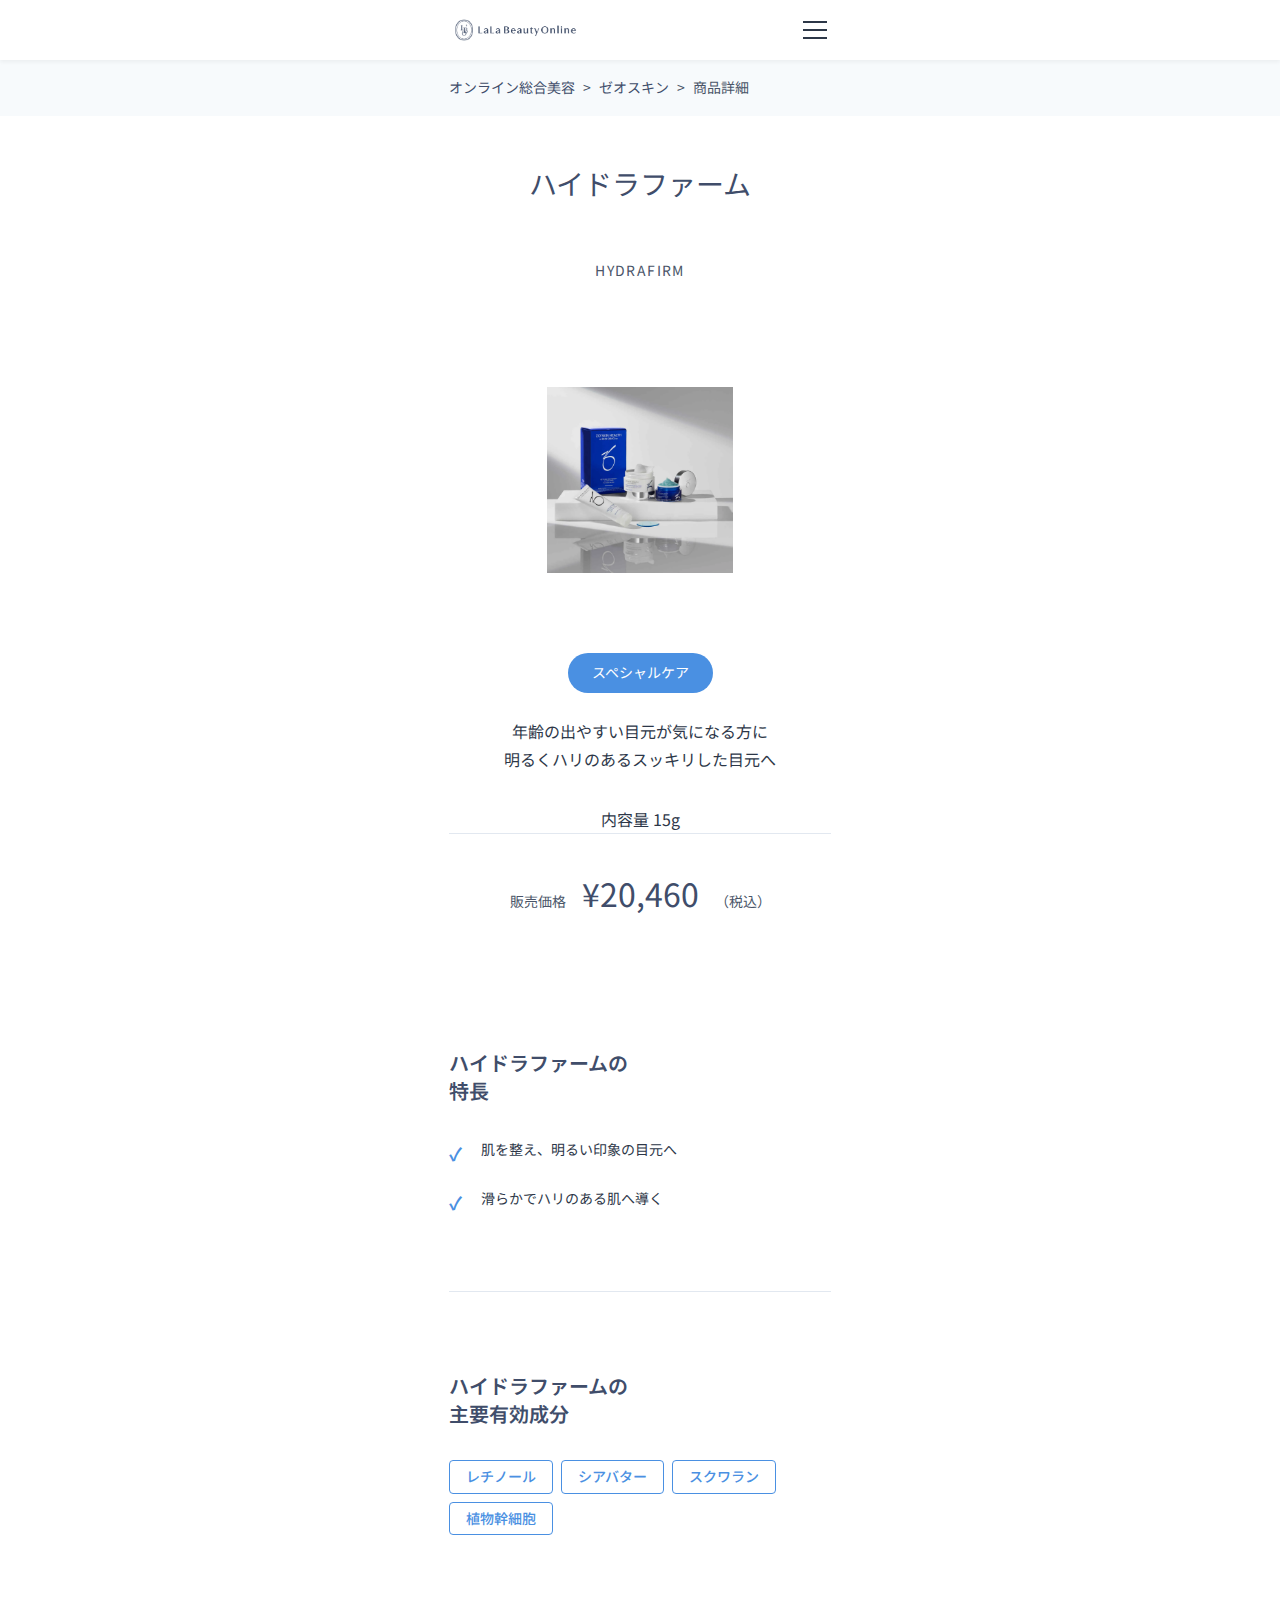
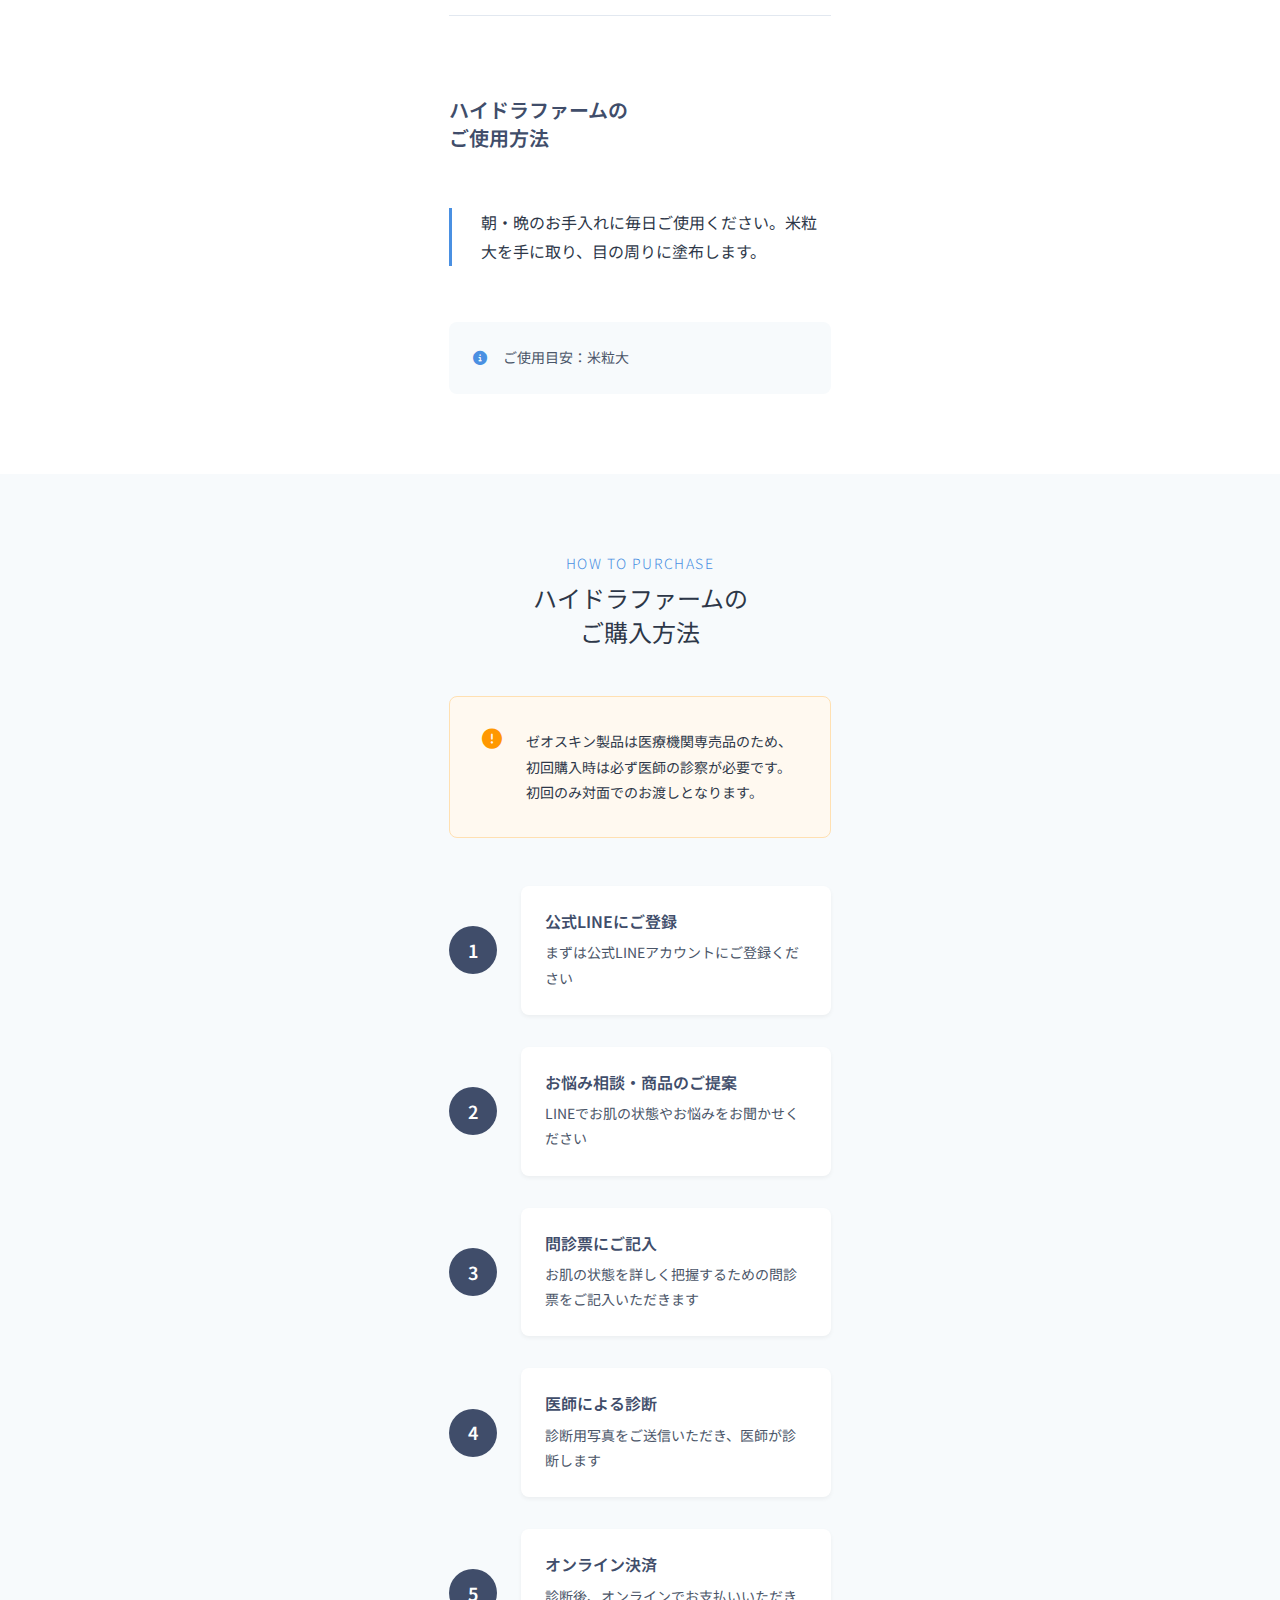
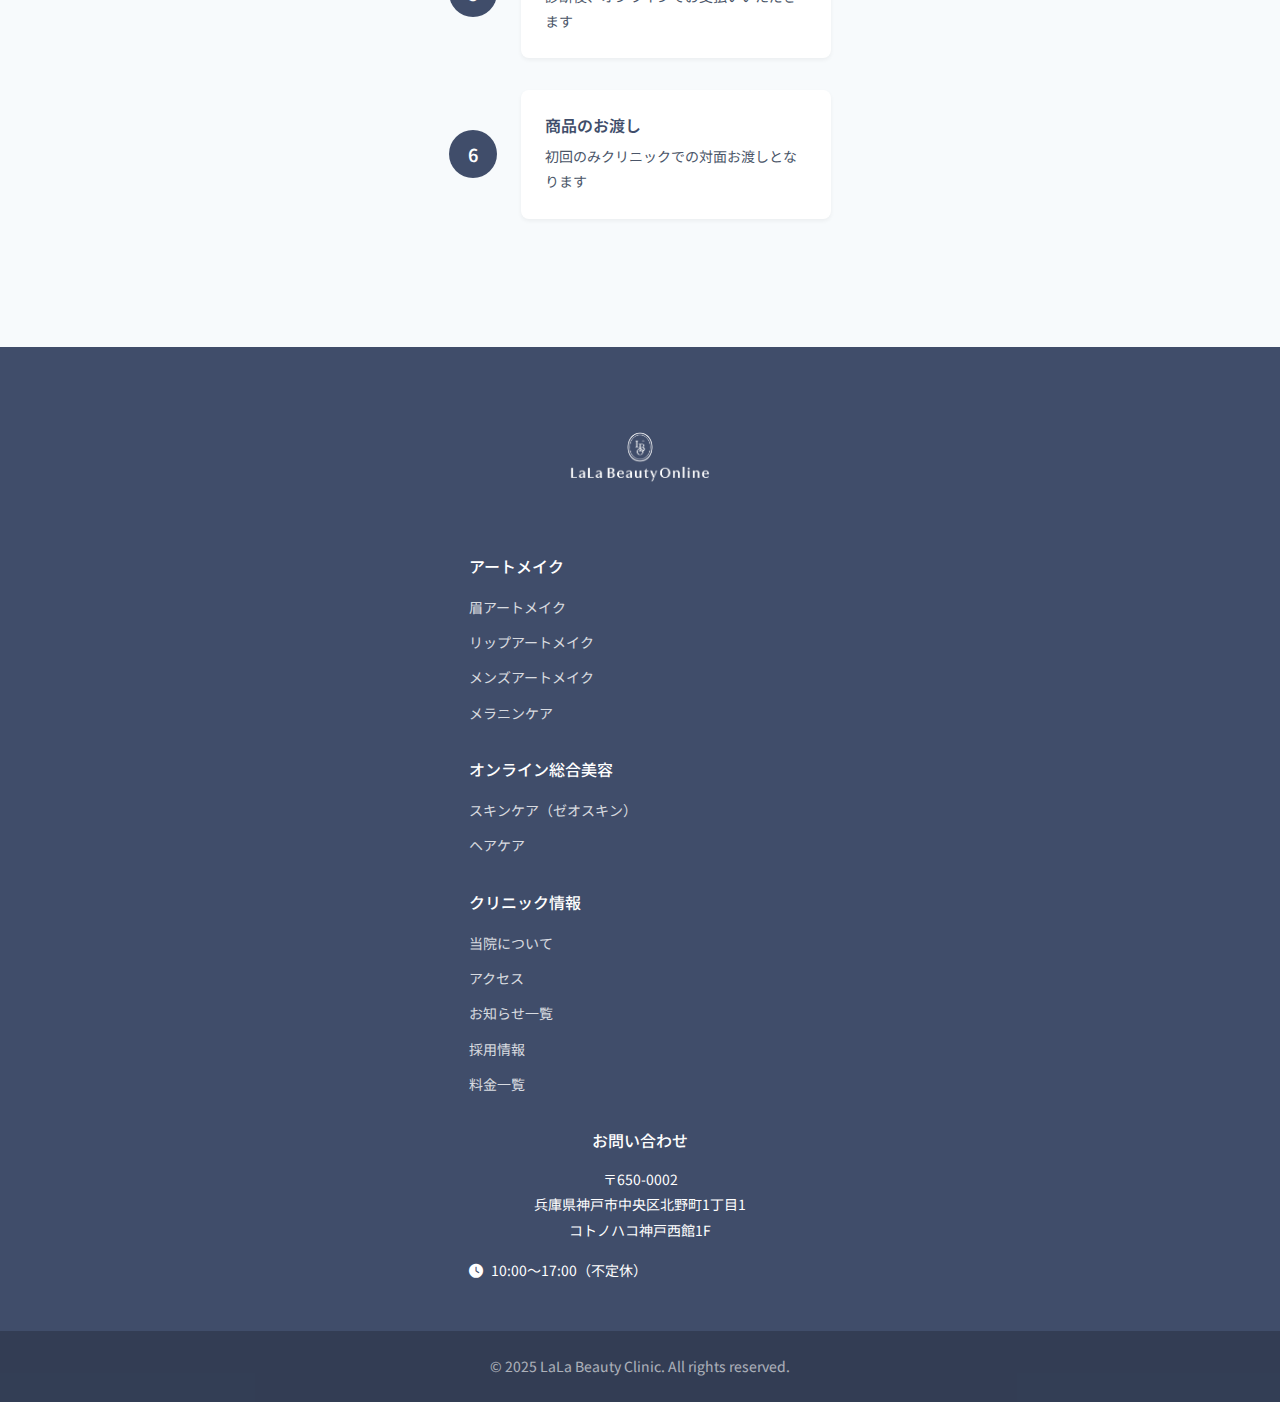
<file: online/product-detail.html>
<!DOCTYPE html>
<html lang="ja">
<head>
    <meta charset="UTF-8">
    <meta name="viewport" content="width=device-width, initial-scale=1.0">
    <title>ハイドラファーム | ゼオスキンヘルス | LaLa Beauty Clinic</title>
    <meta name="description" content="ゼオスキンヘルスのアイケア製品「ハイドラファーム」。年齢の出やすい目元のクマ・むくみ・小じわケアに。レチノール配合で明るくハリのある目元へ。">
    
    <!-- CSS Files -->
    <link rel="stylesheet" href="../css/base.css">
    <link rel="stylesheet" href="../css/components.css">
    <link rel="stylesheet" href="../css/pages/detail.css">
    <link rel="stylesheet" href="../css/themes/online.css">
    <link rel="stylesheet" href="../css/pages/zeoskin.css">
    <link rel="stylesheet" href="../css/pages/product-detail.css">
    
    <!-- Font Awesome -->
    <link rel="stylesheet" href="https://cdnjs.cloudflare.com/ajax/libs/font-awesome/6.4.0/css/all.min.css">
    
    <!-- Google Fonts -->
    <link rel="preconnect" href="https://fonts.googleapis.com">
    <link rel="preconnect" href="https://fonts.gstatic.com" crossorigin>
    <link href="https://fonts.googleapis.com/css2?family=Noto+Sans+JP:wght@400;500;700&display=swap" rel="stylesheet">
</head>
<body class="theme-online page-zeoskin">
    <!-- Header Component -->
    <header class="header">
        <div class="header__inner">
            <div class="header__logo">
                <a href="/">
                    <img src="../assets/images/online-logo.png" alt="LaLa Beauty Clinicのロゴ">
                </a>
            </div>
            <nav class="header__nav">
                <ul class="header__nav-list">
                    <li><a href="../">オンライン総合美容</a></li>
                    <li><a href="./zeoskin.html">ゼオスキンページ</a></li>
                    <li><a href="#purchase">ご購入方法</a></li>
                </ul>
            </nav>
            <button class="header__menu-toggle" aria-label="メニューを開く">
                <span></span>
                <span></span>
                <span></span>
            </button>
        </div>
    </header>

    <!-- Mobile Menu -->
    <div class="mobile-menu" id="mobileMenu">
        <div class="mobile-menu__header">
            <img src="../assets/images/logo.png" alt="LaLa">
            <button class="mobile-menu__close" aria-label="メニューを閉じる">
                <i class="fas fa-times"></i>
            </button>
        </div>
        <nav class="mobile-menu__nav">
            <ul>
                <li><a href="../">オンライン総合美容</a></li>
                <li><a href="./zeoskin.html">ゼオスキン一覧</a></li>
                <li><a href="#purchase">ご購入方法</a></li>
            </ul>
        </nav>
    </div>

    <!-- Breadcrumb -->
    <nav class="breadcrumb" aria-label="パンくずリスト">
        <div class="container">
            <ul class="breadcrumb__list">
                <li><a href="../">オンライン総合美容</a></li>
                <li><a href="./zeoskin.html">ゼオスキン</a></li>
                <li>商品詳細</li>
            </ul>
        </div>
    </nav>

    <main>
        <!-- Product Hero Section -->
        <section class="product-hero">
            <div class="container">
                <div class="product-hero__content">
                    <h1 class="product-hero__title">ハイドラファーム</h1>
                    <p class="product-hero__subtitle">HYDRAFIRM</p>
                    <div class="product-hero__image">
                        <img src="../assets/images/zeoskin_01webp.webp" alt="ハイドラファーム">
                    </div>
                    <div class="product-hero__info">
                        <div class="product-category-badge">スペシャルケア</div>
                        <p class="product-hero__description">
                            年齢の出やすい目元が気になる方に<br>
                            明るくハリのあるスッキリした目元へ
                        </p>
                        <div class="product-hero__details">
                            <div class="product-hero__volume">
                                <span class="volume-label">内容量</span>
                                <span class="volume-amount">15g</span>
                            </div>
                            <div class="product-hero__price">
                                <span class="price-label">販売価格</span>
                                <span class="price-amount">¥20,460</span>
                                <span class="price-tax">（税込）</span>
                            </div>
                        </div>
                    </div>
                </div>
            </div>
        </section>

        <!-- Product Details Section -->
        <section class="section section--product-details">
            <div class="container">
                <!-- 効果・効能 -->
                <div class="product-detail-block">
                    <h2 class="product-detail-block__title">
                        ハイドラファームの<br>特長
                    </h2>
                    <ul class="product-benefits-list">
                        <li>肌を整え、明るい印象の目元へ</li>
                        <li>滑らかでハリのある肌へ導く</li>
                    </ul>
                </div>



                <!-- 主要有効成分 -->
                <div class="product-detail-block">
                    <h2 class="product-detail-block__title">
                        ハイドラファームの<br>主要有効成分
                    </h2>
                    <div class="ingredient-list ingredient-list--tags">
                        <div class="ingredient-item">
                            <h3>レチノール</h3>
                        </div>
                        <div class="ingredient-item">
                            <h3>シアバター</h3>
                        </div>
                        <div class="ingredient-item">
                            <h3>スクワラン</h3>
                        </div>
                        <div class="ingredient-item">
                            <h3>植物幹細胞</h3>
                        </div>
                    </div>
                </div>

                <!-- 使用方法 -->
                <div class="product-detail-block">
                    <h2 class="product-detail-block__title">
                        ハイドラファームの<br>ご使用方法
                    </h2>
                       <div class="usage-guide usage-guide--minimal">
                           <p class="usage-description">
                               朝・晩のお手入れに毎日ご使用ください。米粒大を手に取り、目の周りに塗布します。
                           </p>
                       </div>
                    <p class="usage-note">
                        <i class="fas fa-info-circle"></i>
                        ご使用目安：米粒大
                    </p>
                </div>
            </div>
        </section>

        <!-- Purchase Flow Section -->
        <section class="section section--purchase bg-light" id="purchase">
            <div class="container">
                <h2 class="section__title">
                    <span class="section__title-en">HOW TO PURCHASE</span>
                    <span class="section__title-ja">ハイドラファームの<br>ご購入方法</span>
                </h2>
                
                <div class="purchase-notice">
                    <i class="fas fa-exclamation-circle"></i>
                    <p>
                        ゼオスキン製品は医療機関専売品のため、初回購入時は必ず医師の診察が必要です。<br>
                        初回のみ対面でのお渡しとなります。
                    </p>
                </div>

                <div class="purchase-flow">
                    <div class="flow-step">
                        <div class="flow-step__number">1</div>
                        <div class="flow-step__content">
                            <h3>公式LINEにご登録</h3>
                            <p>まずは公式LINEアカウントにご登録ください</p>
                        </div>
                    </div>
                    <div class="flow-step">
                        <div class="flow-step__number">2</div>
                        <div class="flow-step__content">
                            <h3>お悩み相談・商品のご提案</h3>
                            <p>LINEでお肌の状態やお悩みをお聞かせください</p>
                        </div>
                    </div>
                    <div class="flow-step">
                        <div class="flow-step__number">3</div>
                        <div class="flow-step__content">
                            <h3>問診票にご記入</h3>
                            <p>お肌の状態を詳しく把握するための問診票をご記入いただきます</p>
                        </div>
                    </div>
                    <div class="flow-step">
                        <div class="flow-step__number">4</div>
                        <div class="flow-step__content">
                            <h3>医師による診断</h3>
                            <p>診断用写真をご送信いただき、医師が診断します</p>
                        </div>
                    </div>
                    <div class="flow-step">
                        <div class="flow-step__number">5</div>
                        <div class="flow-step__content">
                            <h3>オンライン決済</h3>
                            <p>診断後、オンラインでお支払いいただきます</p>
                        </div>
                    </div>
                    <div class="flow-step">
                        <div class="flow-step__number">6</div>
                        <div class="flow-step__content">
                            <h3>商品のお渡し</h3>
                            <p>初回のみクリニックでの対面お渡しとなります</p>
                        </div>
                    </div>
                </div>
            </div>
        </section>
    </main>

    <!-- Footer Component -->
    <footer class="footer">
        <div class="footer__top">
            <div class="container">
                <div class="footer__logo-section">
                    <div class="footer__logo">
                        <img src="../assets/images/online-footer-logo.png" alt="LaLa Beauty Clinic">
                    </div>
                </div>

                <div class="footer__content">
                    <div class="footer__section">
                        <h4>アートメイク</h4>
                        <ul>
                            <li><a href="#">眉アートメイク</a></li>
                            <li><a href="#">リップアートメイク</a></li>
                            <li><a href="#">メンズアートメイク</a></li>
                            <li><a href="#">メラニンケア</a></li>
                        </ul>
                    </div>

                    <div class="footer__section">
                        <h4>オンライン総合美容</h4>
                        <ul>
                            <li><a href="#">スキンケア（ゼオスキン）</a></li>
                            <li><a href="#">ヘアケア</a></li>
                        </ul>
                    </div>

                    <div class="footer__section">
                        <h4>クリニック情報</h4>
                        <ul>
                            <li><a href="#">当院について</a></li>
                            <li><a href="#">アクセス</a></li>
                            <li><a href="#">お知らせ一覧</a></li>
                            <li><a href="#">採用情報</a></li>
                            <li><a href="#">料金一覧</a></li>
                        </ul>
                    </div>

                    <div class="footer__section footer__contact">
                        <h4>お問い合わせ</h4>
                        <p class="footer__address">
                            〒650-0002<br>
                            兵庫県神戸市中央区北野町1丁目1<br>
                            コトノハコ神戸西館1F
                        </p>
                        <p class="footer__hours">
                            <i class="fas fa-clock"></i>
                            10:00〜17:00（不定休）
                        </p>
                    </div>
                </div>
            </div>
        </div>

        <div class="footer__bottom">
            <div class="container">
                <div class="footer__bottom-content">
                    <p class="copyright">&copy; 2025 LaLa Beauty Clinic. All rights reserved.</p>
                </div>
            </div>
        </div>
    </footer>

    <div class="mobile-fixed-cta" id="mobileFixedCTA">
        <a href="https://line.me/R/ti/p/@398llviu" class="mobile-cta-button" target="_blank" rel="noopener noreferrer">
            <i class="fab fa-line"></i>
            <span>公式LINEで相談する</span>
        </a>
    </div>
    
    <!-- Back to Top Button -->
    <button class="back-to-top" id="backToTop" aria-label="ページトップへ戻る">
        <i class="fas fa-chevron-up"></i>
    </button>

    <!-- JavaScript -->
    <script src="../js/main.js"></script>
    <script src="../js/components/navigation.js"></script>
    <script src="../js/components/mobile-cta.js"></script>
</body>
</html>
</file>
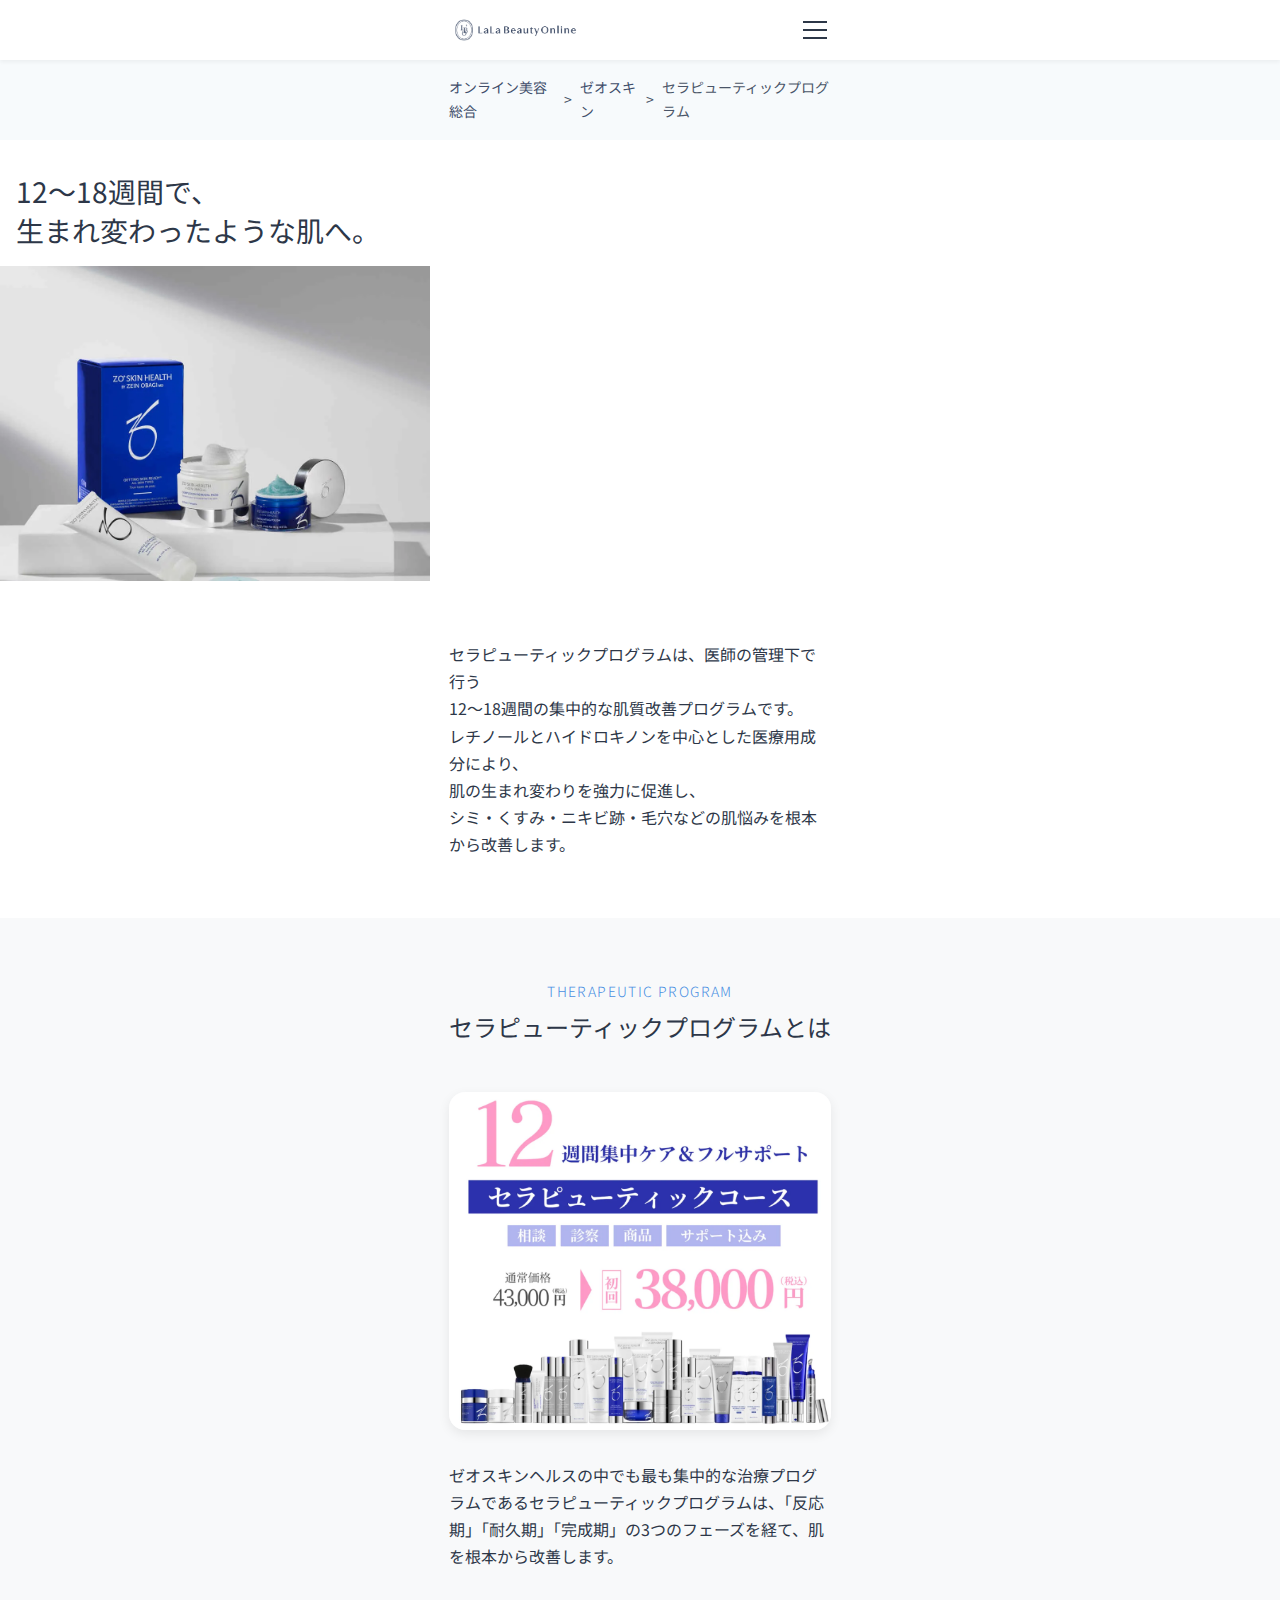
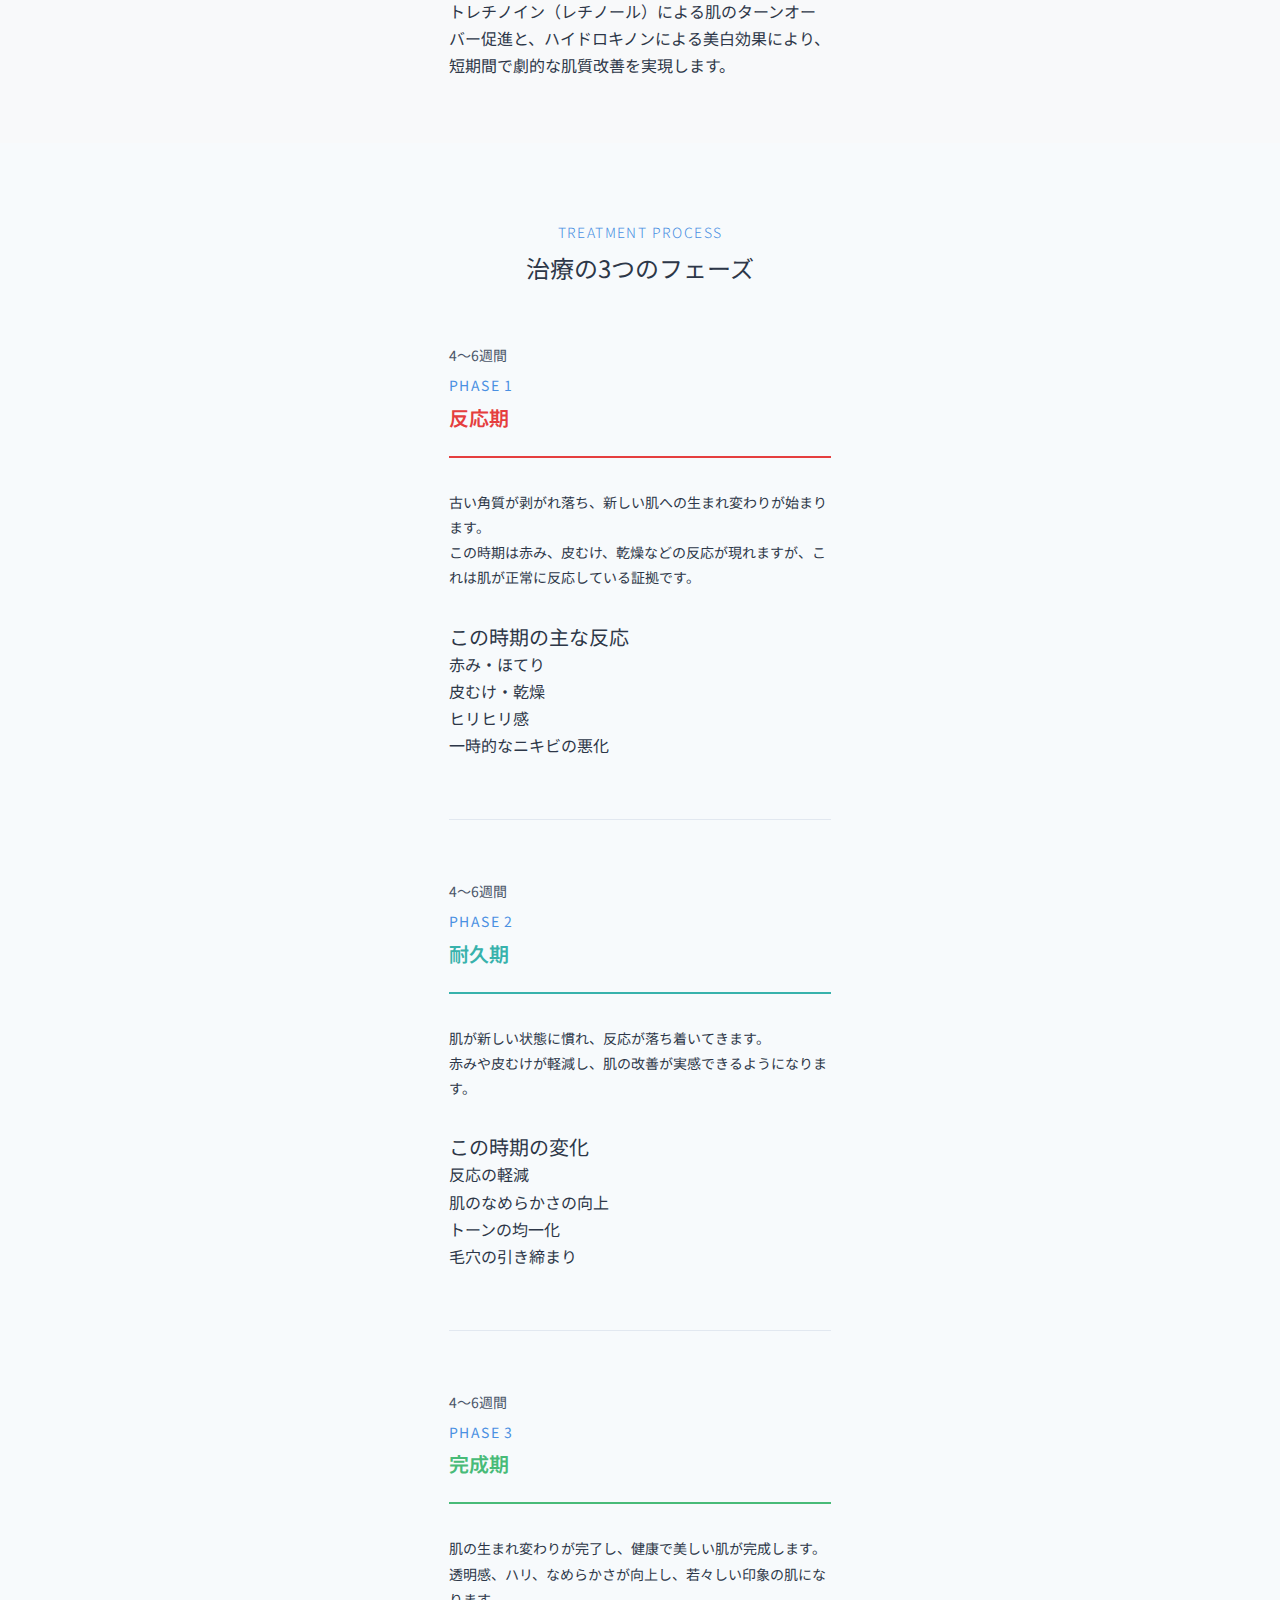
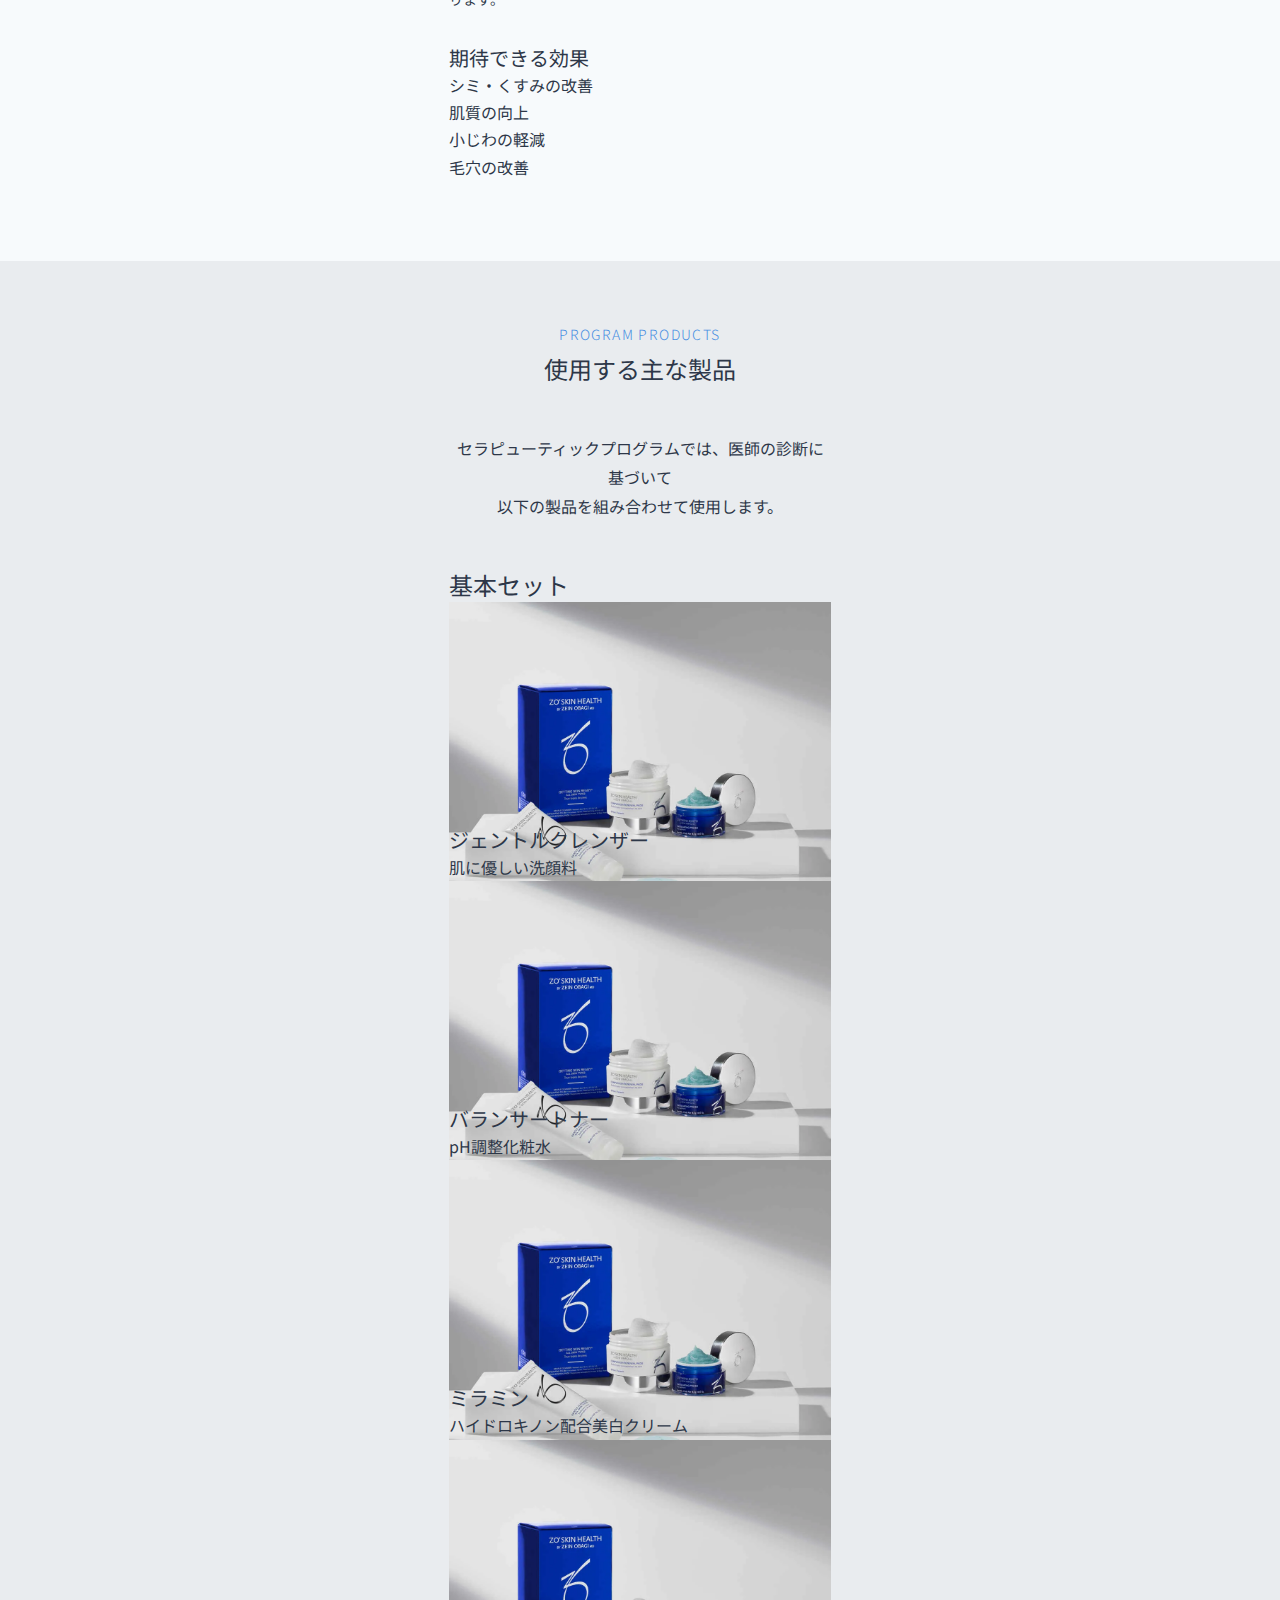
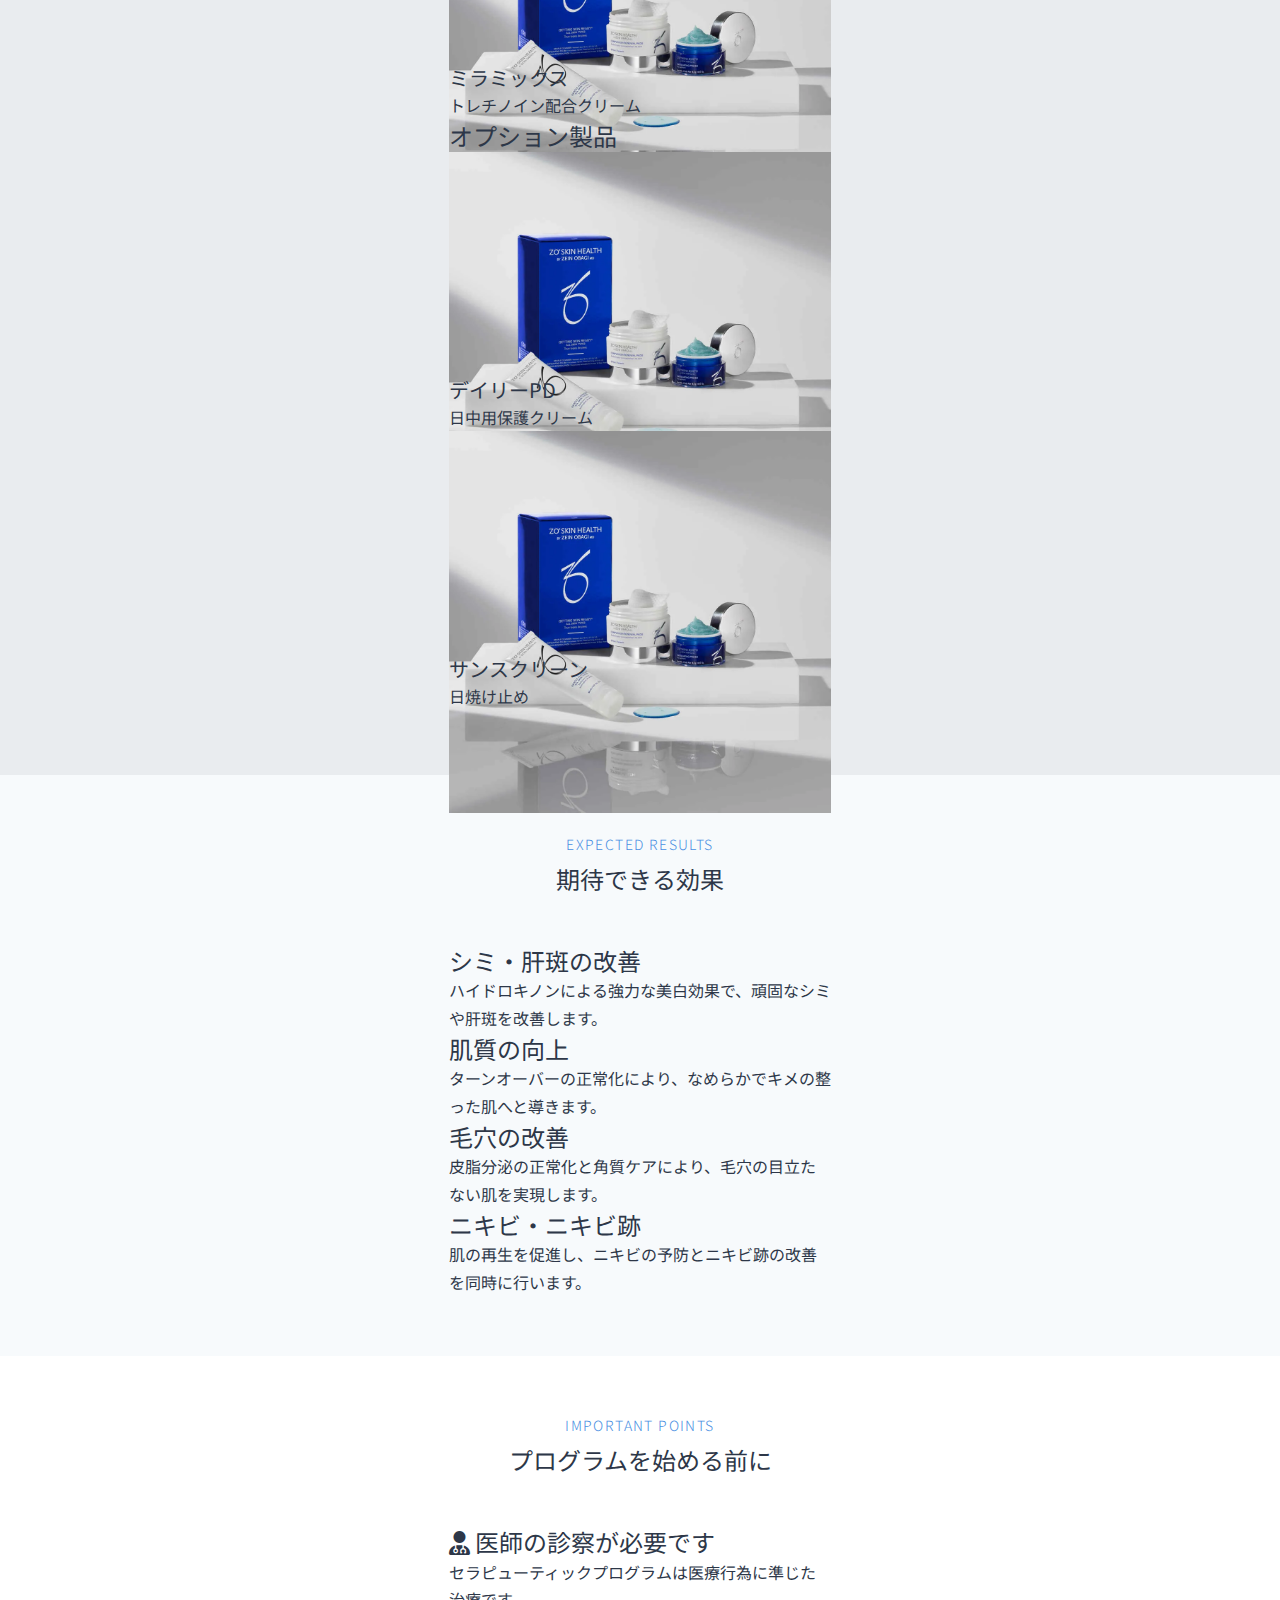
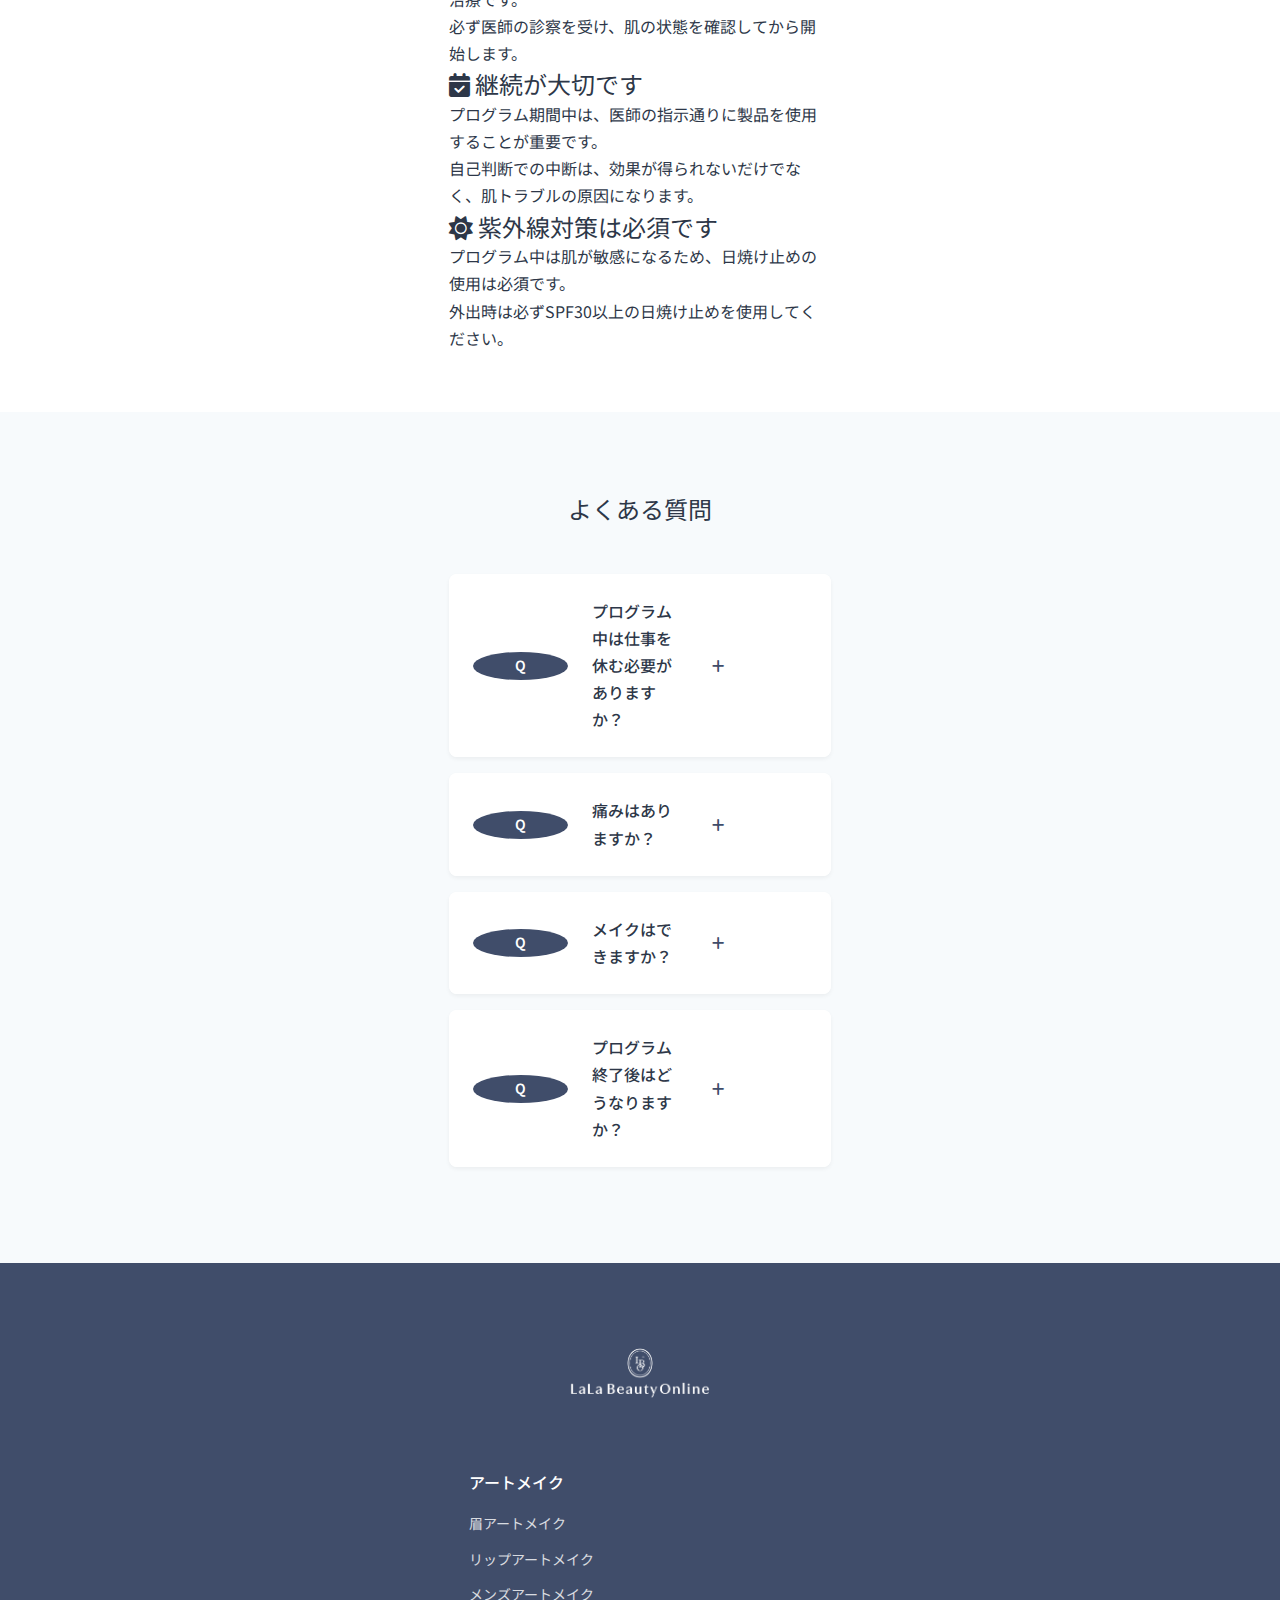
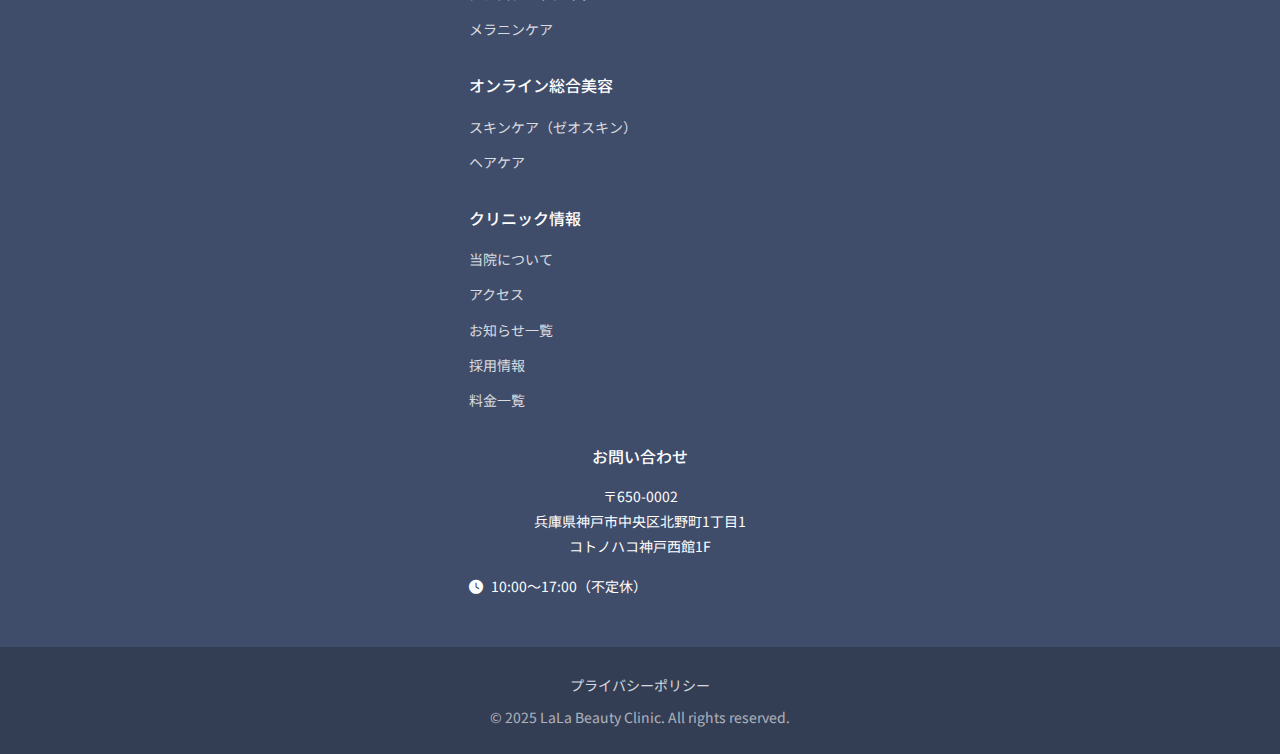
<file: online/therapeutic.html>
<!DOCTYPE html>

<html lang="ja">
<head>
    <meta charset="UTF-8">
    <meta name="viewport" content="width=device-width, initial-scale=1.0">
    <title>セラピューティックプログラム | ゼオスキンヘルス | LaLa Beauty Clinic</title>
    <meta name="description" content="ゼオスキンヘルスのセラピューティックプログラムで、12〜18週間の短期集中肌質改善。医師の管理下で行う本格的な肌再生プログラムです。">

<!-- CSS Files -->
<link rel="stylesheet" href="../css/base.css">
<link rel="stylesheet" href="../css/components.css">
<link rel="stylesheet" href="../css/pages/detail.css">
<link rel="stylesheet" href="../css/pages/zeoskin.css">
<link rel="stylesheet" href="../css/themes/online.css">
<link rel="stylesheet" href="../css/pages/therapeutic.css">

<!-- Font Awesome -->
<link rel="stylesheet" href="https://cdnjs.cloudflare.com/ajax/libs/font-awesome/6.4.0/css/all.min.css">

<!-- Google Fonts -->
<link rel="preconnect" href="https://fonts.googleapis.com">
<link rel="preconnect" href="https://fonts.gstatic.com" crossorigin>
<link href="https://fonts.googleapis.com/css2?family=Noto+Sans+JP:wght@400;500;700&display=swap" rel="stylesheet">

</head>
<body class="theme-online page-therapeutic">
    <!-- Header Component -->
    <header class="header">
        <div class="header__inner">
            <div class="header__logo">
                <a href="/">
                    <img src="../assets/images/online-logo.png" alt="LaLa Beauty Clinicのロゴ">
                </a>
            </div>
            <nav class="header__nav">
                <ul class="header__nav-list">
                    <li><a href="../">オンライン美容総合TOP</a></li>
                    <li><a href="./zeoskin.html">ゼオスキンTOP</a></li>
                    <li><a href="#program">プログラムについて</a></li>
                </ul>
            </nav>
            <button class="header__menu-toggle" aria-label="メニューを開く">
                <span></span>
                <span></span>
                <span></span>
            </button>
        </div>
    </header>
    
<!-- Mobile Menu -->
<div class="mobile-menu" id="mobileMenu">
    <div class="mobile-menu__header">
        <img src="../assets/images/logo.png" alt="LaLa">
        <button class="mobile-menu__close" aria-label="メニューを閉じる">
            <i class="fas fa-times"></i>
        </button>
    </div>
    <nav class="mobile-menu__nav">
        <ul>
            <li><a href="../">オンライン美容総合TOP</a></li>
            <li><a href="./zeoskin.html">ゼオスキンTOP</a></li>
            <li><a href="#program">プログラムについて</a></li>
        </ul>
    </nav>
</div>

<!-- Breadcrumb -->
<nav class="breadcrumb" aria-label="パンくずリスト">
    <div class="container">
        <ul class="breadcrumb__list">
            <li><a href="../">オンライン美容総合</a></li>
            <li><a href="./zeoskin.html">ゼオスキン</a></li>
            <li>セラピューティックプログラム</li>
        </ul>
    </div>
</nav>

<main>
    <!-- Page Title Section -->
    <div class="page-title-section">
        <h1 class="page-title">
            12〜18週間で、<br>
            生まれ変わったような肌へ。
        </h1>
    </div>

    <!-- Page Hero -->
    <section class="page-hero page-hero--therapeutic">
        <div class="page-hero__visual">
            <img src="../assets/images/zeoskin_01webp.webp" alt="セラピューティックプログラム">
        </div>
    </section>

    <!-- Lead Section -->
    <section class="section section--lead">
        <div class="container">
            <p class="lead-text">
                セラピューティックプログラムは、医師の管理下で行う<br>
                12〜18週間の集中的な肌質改善プログラムです。<br>
                レチノールとハイドロキノンを中心とした医療用成分により、<br>
                肌の生まれ変わりを強力に促進し、<br>
                シミ・くすみ・ニキビ跡・毛穴などの肌悩みを根本から改善します。
            </p>
        </div>
    </section>

    <!-- About Section -->
    <section class="section section--about" id="program">
        <div class="container">
            <h2 class="section__title">
                <span class="section__title-en">THERAPEUTIC PROGRAM</span>
                <span class="section__title-ja">セラピューティックプログラムとは</span>
            </h2>
            
            <div class="content-grid">
                <div class="content-grid__image">
                    <img src="../assets/images/zeoskin_02.png" alt="セラピューティックプログラム">
                </div>
                <div class="content-grid__text">
                    <p>
                        ゼオスキンヘルスの中でも最も集中的な治療プログラムであるセラピューティックプログラムは、「反応期」「耐久期」「完成期」の3つのフェーズを経て、肌を根本から改善します。<br><br>
                        トレチノイン（レチノール）による肌のターンオーバー促進と、ハイドロキノンによる美白効果により、短期間で劇的な肌質改善を実現します。
                    </p>
                </div>
            </div>
        </div>
    </section>

    <!-- Process Section -->
    <section class="section section--process bg-light" id="process">
        <div class="container">
            <h2 class="section__title">
                <span class="section__title-en">TREATMENT PROCESS</span>
                <span class="section__title-ja">治療の3つのフェーズ</span>
            </h2>
            
            <div class="process-timeline process-timeline--cardless">
                <!-- 反応期 -->
                <div class="process-phase process-phase--reaction">
                    <div class="process-phase__header">
                        <span class="process-phase__period">4〜6週間</span>
                        <h3 class="process-phase__title">
                            <span class="phase-number">Phase 1</span>
                            反応期
                        </h3>
                    </div>
                    <div class="process-phase__content">
                        <div class="process-phase__description">
                            <p>
                                古い角質が剥がれ落ち、新しい肌への生まれ変わりが始まります。<br>
                                この時期は赤み、皮むけ、乾燥などの反応が現れますが、これは肌が正常に反応している証拠です。
                            </p>
                        </div>
                        <div class="process-phase__symptoms">
                            <h4>この時期の主な反応</h4>
                            <ul>
                                <li>赤み・ほてり</li>
                                <li>皮むけ・乾燥</li>
                                <li>ヒリヒリ感</li>
                                <li>一時的なニキビの悪化</li>
                            </ul>
                        </div>
                    </div>
                </div>

                <!-- 耐久期 -->
                <div class="process-phase process-phase--tolerance">
                    <div class="process-phase__header">
                        <span class="process-phase__period">4〜6週間</span>
                        <h3 class="process-phase__title">
                            <span class="phase-number">Phase 2</span>
                            耐久期
                        </h3>
                    </div>
                    <div class="process-phase__content">
                        <div class="process-phase__description">
                            <p>
                                肌が新しい状態に慣れ、反応が落ち着いてきます。<br>
                                赤みや皮むけが軽減し、肌の改善が実感できるようになります。
                            </p>
                        </div>
                        <div class="process-phase__symptoms">
                            <h4>この時期の変化</h4>
                            <ul>
                                <li>反応の軽減</li>
                                <li>肌のなめらかさの向上</li>
                                <li>トーンの均一化</li>
                                <li>毛穴の引き締まり</li>
                            </ul>
                        </div>
                    </div>
                </div>

                <!-- 完成期 -->
                <div class="process-phase process-phase--completion">
                    <div class="process-phase__header">
                        <span class="process-phase__period">4〜6週間</span>
                        <h3 class="process-phase__title">
                            <span class="phase-number">Phase 3</span>
                            完成期
                        </h3>
                    </div>
                    <div class="process-phase__content">
                        <div class="process-phase__description">
                            <p>
                                肌の生まれ変わりが完了し、健康で美しい肌が完成します。<br>
                                透明感、ハリ、なめらかさが向上し、若々しい印象の肌になります。
                            </p>
                        </div>
                        <div class="process-phase__symptoms">
                            <h4>期待できる効果</h4>
                            <ul>
                                <li>シミ・くすみの改善</li>
                                <li>肌質の向上</li>
                                <li>小じわの軽減</li>
                                <li>毛穴の改善</li>
                            </ul>
                        </div>
                    </div>
                </div>
            </div>
        </div>
    </section>

    <!-- Products Section -->
    <section class="section section--products" id="products">
        <div class="container">
            <h2 class="section__title">
                <span class="section__title-en">PROGRAM PRODUCTS</span>
                <span class="section__title-ja">使用する主な製品</span>
            </h2>
            <p class="section__lead">
                セラピューティックプログラムでは、医師の診断に基づいて<br>
                以下の製品を組み合わせて使用します。
            </p>
            
            <div class="product-set">
                <h3 class="product-set__title">基本セット</h3>
                <div class="product-set__grid">
                    <div class="product-card--simple">
                        <div class="product-card__image">
                            <img src="../assets/images/zeoskin_01webp.webp" alt="ジェントルクレンザー">
                        </div>
                        <div class="product-card__info">
                            <h4>ジェントルクレンザー</h4>
                            <p>肌に優しい洗顔料</p>
                        </div>
                    </div>
                    
                    <div class="product-card--simple">
                        <div class="product-card__image">
                            <img src="../assets/images/zeoskin_01webp.webp" alt="バランサートナー">
                        </div>
                        <div class="product-card__info">
                            <h4>バランサートナー</h4>
                            <p>pH調整化粧水</p>
                        </div>
                    </div>
                    
                    <div class="product-card--simple">
                        <div class="product-card__image">
                            <img src="../assets/images/zeoskin_01webp.webp" alt="ミラミン">
                        </div>
                        <div class="product-card__info">
                            <h4>ミラミン</h4>
                            <p>ハイドロキノン配合美白クリーム</p>
                        </div>
                    </div>
                    
                    <div class="product-card--simple">
                        <div class="product-card__image">
                            <img src="../assets/images/zeoskin_01webp.webp" alt="ミラミックス">
                        </div>
                        <div class="product-card__info">
                            <h4>ミラミックス</h4>
                            <p>トレチノイン配合クリーム</p>
                        </div>
                    </div>
                </div>
            </div>
            
            <div class="product-set">
                <h3 class="product-set__title">オプション製品</h3>
                <div class="product-set__grid">
                    <div class="product-card--simple">
                        <div class="product-card__image">
                            <img src="../assets/images/zeoskin_01webp.webp" alt="デイリーPD">
                        </div>
                        <div class="product-card__info">
                            <h4>デイリーPD</h4>
                            <p>日中用保護クリーム</p>
                        </div>
                    </div>
                    
                    <div class="product-card--simple">
                        <div class="product-card__image">
                            <img src="../assets/images/zeoskin_01webp.webp" alt="サンスクリーン">
                        </div>
                        <div class="product-card__info">
                            <h4>サンスクリーン</h4>
                            <p>日焼け止め</p>
                        </div>
                    </div>
                </div>
            </div>
        </div>
    </section>

    <!-- Results Section -->
    <section class="section section--results bg-light">
        <div class="container">
            <h2 class="section__title">
                <span class="section__title-en">EXPECTED RESULTS</span>
                <span class="section__title-ja">期待できる効果</span>
            </h2>
            
            <div class="results-grid">
                <div class="result-item">
                    <h3>シミ・肝斑の改善</h3>
                    <p>ハイドロキノンによる強力な美白効果で、頑固なシミや肝斑を改善します。</p>
                </div>
                
                <div class="result-item">
                    <h3>肌質の向上</h3>
                    <p>ターンオーバーの正常化により、なめらかでキメの整った肌へと導きます。</p>
                </div>
                
                <div class="result-item">
                    <h3>毛穴の改善</h3>
                    <p>皮脂分泌の正常化と角質ケアにより、毛穴の目立たない肌を実現します。</p>
                </div>
                
                <div class="result-item">
                    <h3>ニキビ・ニキビ跡</h3>
                    <p>肌の再生を促進し、ニキビの予防とニキビ跡の改善を同時に行います。</p>
                </div>
            </div>
        </div>
    </section>

    <!-- Important Points Section -->
    <section class="section section--important">
        <div class="container">
            <h2 class="section__title">
                <span class="section__title-en">IMPORTANT POINTS</span>
                <span class="section__title-ja">プログラムを始める前に</span>
            </h2>
            
            <div class="important-list important-list--cardless">
                <div class="important-item">
                    <h3 class="important-item__title">
                        <i class="fas fa-user-md"></i>
                        医師の診察が必要です
                    </h3>
                    <p>
                        セラピューティックプログラムは医療行為に準じた治療です。<br>
                        必ず医師の診察を受け、肌の状態を確認してから開始します。
                    </p>
                </div>
                
                <div class="important-item">
                    <h3 class="important-item__title">
                        <i class="fas fa-calendar-check"></i>
                        継続が大切です
                    </h3>
                    <p>
                        プログラム期間中は、医師の指示通りに製品を使用することが重要です。<br>
                        自己判断での中断は、効果が得られないだけでなく、肌トラブルの原因になります。
                    </p>
                </div>
                
                <div class="important-item">
                    <h3 class="important-item__title">
                        <i class="fas fa-sun"></i>
                        紫外線対策は必須です
                    </h3>
                    <p>
                        プログラム中は肌が敏感になるため、日焼け止めの使用は必須です。<br>
                        外出時は必ずSPF30以上の日焼け止めを使用してください。
                    </p>
                </div>
            </div>
        </div>
    </section>

    <!-- FAQ Section -->
    <section class="section section--faq bg-light" id="faq">
        <div class="container">
            <h2 class="section__title">
                <span class="section__title-ja">よくある質問</span>
            </h2>
            
            <div class="faq-list">
                <div class="faq-item">
                    <button class="faq-item__question">
                        <span class="faq-item__q">Q</span>
                        <span class="faq-item__text">プログラム中は仕事を休む必要がありますか？</span>
                        <span class="faq-item__icon"><i class="fas fa-plus"></i></span>
                    </button>
                    <div class="faq-item__answer">
                        <div class="faq-item__answer-inner">
                            <span class="faq-item__a">A</span>
                            <div class="faq-item__content">
                                <p>個人差はありますが、反応期（最初の4〜6週間）は赤みや皮むけが目立つため、人前に出るお仕事の方は調整が必要な場合があります。マスクで隠せる程度の方も多いですが、事前に医師とご相談ください。</p>
                            </div>
                        </div>
                    </div>
                </div>

                <div class="faq-item">
                    <button class="faq-item__question">
                        <span class="faq-item__q">Q</span>
                        <span class="faq-item__text">痛みはありますか？</span>
                        <span class="faq-item__icon"><i class="fas fa-plus"></i></span>
                    </button>
                    <div class="faq-item__answer">
                        <div class="faq-item__answer-inner">
                            <span class="faq-item__a">A</span>
                            <div class="faq-item__content">
                                <p>痛みはほとんどありませんが、反応期にはヒリヒリ感や熱感を感じることがあります。これは正常な反応ですが、我慢できないほどの痛みがある場合は、すぐに医師にご相談ください。</p>
                            </div>
                        </div>
                    </div>
                </div>

                <div class="faq-item">
                    <button class="faq-item__question">
                        <span class="faq-item__q">Q</span>
                        <span class="faq-item__text">メイクはできますか？</span>
                        <span class="faq-item__icon"><i class="fas fa-plus"></i></span>
                    </button>
                    <div class="faq-item__answer">
                        <div class="faq-item__answer-inner">
                            <span class="faq-item__a">A</span>
                            <div class="faq-item__content">
                                <p>プログラム開始後もメイクは可能ですが、反応期は肌が敏感になるため、低刺激のメイク用品を使用することをおすすめします。クレンジングも優しく行い、肌をこすらないよう注意してください。</p>
                            </div>
                        </div>
                    </div>
                </div>

                <div class="faq-item">
                    <button class="faq-item__question">
                        <span class="faq-item__q">Q</span>
                        <span class="faq-item__text">プログラム終了後はどうなりますか？</span>
                        <span class="faq-item__icon"><i class="fas fa-plus"></i></span>
                    </button>
                    <div class="faq-item__answer">
                        <div class="faq-item__answer-inner">
                            <span class="faq-item__a">A</span>
                            <div class="faq-item__content">
                                <p>プログラム終了後は、改善された肌を維持するためのメンテナンスプログラムに移行します。レチノール製品を中心とした穏やかなケアで、美しい肌を長期的に維持することができます。</p>
                            </div>
                        </div>
                    </div>
                </div>
            </div>
        </div>
    </section>

</main>

<!-- Footer Component -->
<footer class="footer">
    <div class="footer__top">
        <div class="container">
            <div class="footer__logo-section">
                <div class="footer__logo">
                    <img src="../assets/images/online-footer-logo.png" alt="LaLa Beauty Clinic">
                </div>
            </div>

            <div class="footer__content">
                <div class="footer__section">
                    <h4>アートメイク</h4>
                    <ul>
                        <li><a href="#">眉アートメイク</a></li>
                        <li><a href="#">リップアートメイク</a></li>
                        <li><a href="#">メンズアートメイク</a></li>
                        <li><a href="#">メラニンケア</a></li>
                    </ul>
                </div>

                <div class="footer__section">
                    <h4>オンライン総合美容</h4>
                    <ul>
                        <li><a href="./zeoskin.html">スキンケア（ゼオスキン）</a></li>
                        <li><a href="#">ヘアケア</a></li>
                    </ul>
                </div>

                <div class="footer__section">
                    <h4>クリニック情報</h4>
                    <ul>
                        <li><a href="#">当院について</a></li>
                        <li><a href="#">アクセス</a></li>
                        <li><a href="#">お知らせ一覧</a></li>
                        <li><a href="#">採用情報</a></li>
                        <li><a href="#">料金一覧</a></li>
                    </ul>
                </div>

                <div class="footer__section footer__contact">
                    <h4>お問い合わせ</h4>
                    <p class="footer__address">
                        〒650-0002<br>
                        兵庫県神戸市中央区北野町1丁目1<br>
                        コトノハコ神戸西館1F
                    </p>
                    <p class="footer__hours">
                        <i class="fas fa-clock"></i>
                        10:00〜17:00（不定休）
                    </p>
                </div>
            </div>
        </div>
    </div>

    <div class="footer__bottom">
        <div class="container">
            <div class="footer__bottom-content">
                <div class="footer__links">
                    <a href="#">プライバシーポリシー</a>
                </div>
                <p class="copyright">&copy; 2025 LaLa Beauty Clinic. All rights reserved.</p>
            </div>
        </div>
    </div>
</footer>

<div class="mobile-fixed-cta" id="mobileFixedCTA">
    <a href="https://line.me/R/ti/p/@398llviu" class="mobile-cta-button" target="_blank" rel="noopener noreferrer">
        <i class="fab fa-line"></i>
        <span>公式LINEで相談する</span>
    </a>
</div>

<!-- Back to Top Button -->
<button class="back-to-top" id="backToTop" aria-label="ページトップへ戻る">
    <i class="fas fa-chevron-up"></i>
</button>

<!-- JavaScript -->
<script src="../js/main.js"></script>
<script src="../js/components/navigation.js"></script>
<script src="../js/components/mobile-cta.js"></script>
<script src="../js/components/accordion.js"></script>

</body>
</html>
</file>
<file: css/base.css>
/* ===============================================
   Base CSS - 共通基本スタイル
   =============================================== */

/* CSS変数定義 */
:root {
  /* デザイントークン - コンテンツ幅 */
  --content-width-sp: 390px;
  --content-width-max: 430px;
  --content-padding: 20px;
  
  /* 基本カラー（テーマで上書き可能） */
  --color-primary: #6B4F3C;
  --color-secondary: #A1866F;
  --color-accent: #00B900;
  --color-text: #333333;
  --color-text-light: #666666;
  --color-bg: #FFFFFF;
  --color-bg-light: #F8F8F8;
  --color-border: #E0E0E0;
  
  /* タイポグラフィ */
  --font-family-base: "Noto Sans JP", "游ゴシック体", "Yu Gothic", sans-serif;
  --font-size-base: 16px;
  --font-size-sss: 8px;
  --font-size-ss: 12px;  
  --font-size-sm: 14px;
  --font-size-lg: 18px;
  --font-size-xl: 20px;
  --font-size-2xl: 24px;
  --font-size-2xll: 26px;
  --font-size-3xl: 28px;
  --font-size-4xl: 32px;
  --line-height-base: 1.7;
  --line-height-tight: 1.4;
  --line-height-loose: 1.8;
  
  /* スペーシング */
  --spacing-xs: 8px;
  --spacing-sm: 16px;
  --spacing-md: 24px;
  --spacing-lg: 32px;
  --spacing-xl: 40px;
  --spacing-2xl: 60px;
  --spacing-3xl: 80px;
  --spacing-4xl: 100px;
  
  /* レイヤー */
  --z-index-header: 1000;
  --z-index-modal: 2000;
  --z-index-tooltip: 3000;
  
  /* トランジション */
  --transition-base: 0.3s ease;
  --transition-slow: 0.6s ease;
  
  /* シャドウ */
  --shadow-sm: 0 2px 4px rgba(0, 0, 0, 0.05);
  --shadow-md: 0 4px 12px rgba(0, 0, 0, 0.08);
  --shadow-lg: 0 8px 24px rgba(0, 0, 0, 0.12);
  
  /* ボーダー半径 */
  --radius-sm: 4px;
  --radius-md: 8px;
  --radius-lg: 16px;
  --radius-full: 9999px;

  /* ヒーロー画像の実際のサイズ */
  --hero-img-width: 750;
  --hero-img-height: 1100;
  
  /* アスペクト比の計算値 */
  --hero-aspect-ratio: calc(var(--hero-img-height) / var(--hero-img-width) * 100%); /* 146.67% */
}

/* リセットCSS */
*,
*::before,
*::after {
  box-sizing: border-box;
  margin: 0;
  padding: 0;
}

html {
  font-size: var(--font-size-base);
  scroll-behavior: smooth;
  -webkit-font-smoothing: antialiased;
  -moz-osx-font-smoothing: grayscale;
  margin: 0 auto;
}

body {
  font-family: var(--font-family-base);
  font-size: var(--font-size-base);
  line-height: var(--line-height-base);
  color: var(--color-text);
  background-color: var(--color-bg);
  overflow-x: hidden;
  min-height: 100vh;
  margin: 0 auto;
}

/* リンク */
a {
  color: inherit;
  text-decoration: none;
  transition: opacity var(--transition-base);
}

a:hover {
  opacity: 0.7;
}

/* 画像 */
img {
  max-width: 100%;
  height: auto;
  display: block;
}

/* リスト */
ul,
ol {
  list-style: none;
}

/* ボタン */
button {
  font-family: inherit;
  font-size: inherit;
  line-height: inherit;
  color: inherit;
  background: none;
  border: none;
  cursor: pointer;
  -webkit-appearance: none;
  appearance: none;
}

/* フォーム要素 */
input,
textarea,
select {
  font-family: inherit;
  font-size: inherit;
  line-height: inherit;
  color: inherit;
}

/* テーブル */
table {
  border-collapse: collapse;
  border-spacing: 0;
}

/* 見出し */
h1, h2, h3, h4, h5, h6 {
  font-weight: 400;
  line-height: var(--line-height-tight);
  color: var(--color-text);
}

h1 { font-size: var(--font-size-4xl); }
h2 { font-size: var(--font-size-3xl); }
h3 { font-size: var(--font-size-2xl); }
h4 { font-size: var(--font-size-xl); }
h5 { font-size: var(--font-size-lg); }
h6 { font-size: var(--font-size-base); }

/* ユーティリティクラス */
.container {
  width: 100%;
  max-width: var(--content-width-max);
  margin: 0 auto;
  padding: 0 var(--content-padding);
}

.pc-only {
  display: none !important;
}

.sp-only {
  display: block !important;
}

.sr-only {
  position: absolute;
  width: 1px;
  height: 1px;
  padding: 0;
  margin: -1px;
  overflow: hidden;
  clip: rect(0, 0, 0, 0);
  white-space: nowrap;
  border: 0;
}

/* レスポンシブ（タブレット以上） */
@media (min-width: 430px) {
  .pc-only {
    display: block;
  }
  
  .sp-only {
    display: none;
  }
  
  /* タブレット以上でもSPレイアウトを維持 */
  .container {
    padding: 0 var(--spacing-md);
  }
}

/* 背景色ユーティリティ */
.bg-light {
  background-color: var(--color-bg-light);
}

/* テキスト配置 */
.text-center {
  text-align: center;
}

.text-left {
  text-align: left;
}

.text-right {
  text-align: right;
}

/* マージンユーティリティ */
.mt-0 { margin-top: 0; }
.mt-xs { margin-top: var(--spacing-xs); }
.mt-sm { margin-top: var(--spacing-sm); }
.mt-md { margin-top: var(--spacing-md); }
.mt-lg { margin-top: var(--spacing-lg); }
.mt-xl { margin-top: var(--spacing-xl); }

.mb-0 { margin-bottom: 0; }
.mb-xs { margin-bottom: var(--spacing-xs); }
.mb-sm { margin-bottom: var(--spacing-sm); }
.mb-md { margin-bottom: var(--spacing-md); }
.mb-lg { margin-bottom: var(--spacing-lg); }
.mb-xl { margin-bottom: var(--spacing-xl); }

/* パディングユーティリティ */
.p-0 { padding: 0; }
.p-xs { padding: var(--spacing-xs); }
.p-sm { padding: var(--spacing-sm); }
.p-md { padding: var(--spacing-md); }
.p-lg { padding: var(--spacing-lg); }
.p-xl { padding: var(--spacing-xl); }

/* フレックスユーティリティ */
.flex {
  display: flex;
}

.flex-center {
  display: flex;
  align-items: center;
  justify-content: center;
}

.flex-between {
  display: flex;
  align-items: center;
  justify-content: space-between;
}

/* グリッドユーティリティ */
.grid {
  display: grid;
}

/* アニメーション */
@keyframes fadeIn {
  from {
    opacity: 0;
    transform: translateY(20px);
  }
  to {
    opacity: 1;
    transform: translateY(0);
  }
}

.fade-in {
  animation: fadeIn var(--transition-slow) ease-out;
}

/* フォーカス表示 */
:focus-visible {
  outline: 2px solid var(--color-primary);
  outline-offset: 2px;
}

/* スキップリンク */
.skip-link {
  position: absolute;
  top: -40px;
  left: 0;
  background: var(--color-primary);
  color: white;
  padding: var(--spacing-xs) var(--spacing-sm);
  text-decoration: none;
  border-radius: var(--radius-sm);
  z-index: var(--z-index-tooltip);
}

.skip-link:focus {
  top: 10px;
  left: 10px;
}

/* セクション基本スタイル */
.section {
  padding: var(--spacing-2xl) 0;
}

/* ローディング表示 */
.loading {
  position: fixed;
  top: 0;
  left: 0;
  width: 100%;
  height: 100%;
  background: rgba(255, 255, 255, 0.9);
  display: flex;
  align-items: center;
  justify-content: center;
  z-index: var(--z-index-tooltip);
}

.loading__spinner {
  width: 40px;
  height: 40px;
  border: 3px solid var(--color-border);
  border-top-color: var(--color-primary);
  border-radius: 50%;
  animation: spin 1s linear infinite;
}

@keyframes spin {
  to {
    transform: rotate(360deg);
  }
}
</file>
<file: css/components.css>
/* ===============================================
   Components CSS - 共通コンポーネントスタイル
   =============================================== */

/* ===============================================
   ヘッダーコンポーネント
   =============================================== */
.header {
  position: fixed;
  top: 0;
  left: 0;
  width: 100%;
  height: 60px;
  background-color: rgba(255, 255, 255, 0.95);
  backdrop-filter: blur(10px);
  box-shadow: var(--shadow-sm);
  z-index: var(--z-index-header);
  transition: all var(--transition-base);
}

.header__inner {
  height: 100%;
  display: flex;
  align-items: center;
  justify-content: space-between;
  padding: 0 var(--content-padding);
  max-width: var(--content-width-max);
  margin: 0 auto;
}

.header__logo {
  height: 40px;
}

.header__logo img {
  height: 100%;
  width: auto;
}

/* PCでもモバイルメニューを使用 */
.header__nav {
  display: none !important;
}

.header__menu-toggle {
  width: 40px;
  height: 40px;
  display: flex !important;
  flex-direction: column;
  align-items: center;
  justify-content: center;
  gap: 6px;
}

.header__menu-toggle span {
  width: 24px;
  height: 2px;
  background-color: var(--color-text);
  transition: all var(--transition-base);
}

.header__menu-toggle.is-active span:nth-child(1) {
  transform: rotate(45deg) translate(5px, 5px);
}

.header__menu-toggle.is-active span:nth-child(2) {
  opacity: 0;
}

.header__menu-toggle.is-active span:nth-child(3) {
  transform: rotate(-45deg) translate(5px, -5px);
}



/* ===============================================
   モバイルメニュー
   =============================================== */
.mobile-menu {
  position: fixed;
  top: 0;
  right: -100%;
  width: 80%;
  max-width: 300px;
  height: 100vh;
  background-color: var(--color-bg);
  box-shadow: -2px 0 10px rgba(0, 0, 0, 0.1);
  z-index: var(--z-index-modal);
  transition: right var(--transition-base);
  overflow-y: auto;
}

.mobile-menu.is-active {
  right: 0;
}

.mobile-menu__header {
  display: flex;
  align-items: center;
  justify-content: space-between;
  padding: var(--spacing-md);
  border-bottom: 1px solid var(--color-border);
}

.mobile-menu__header img {
  height: 32px;
}

.mobile-menu__close {
  width: 40px;
  height: 40px;
  display: flex;
  align-items: center;
  justify-content: center;
  font-size: var(--font-size-xl);
}

.mobile-menu__nav {
  padding: var(--spacing-md);
}

.mobile-menu__nav ul {
  display: flex;
  flex-direction: column;
  gap: var(--spacing-xs);
}

.mobile-menu__nav a {
  display: block;
  padding: var(--spacing-sm);
  border-radius: var(--radius-md);
  transition: all var(--transition-base);
}

.mobile-menu__nav a:hover {
  background-color: var(--color-bg-light);
  opacity: 1;
}

/* ===============================================
   パンくずリスト
   =============================================== */
.breadcrumb {
  background-color: var(--color-bg-light);
  padding: var(--spacing-sm) 0;
}

.breadcrumb__list {
  display: flex;
  align-items: center;
  gap: var(--spacing-xs);
  font-size: var(--font-size-ss);
}

.breadcrumb__list li {
  display: flex;
  align-items: center;
}

.breadcrumb__list li::after {
  content: '>';
  margin-left: var(--spacing-xs);
  color: var(--color-text-light);
}

.breadcrumb__list li:last-child::after {
  display: none;
}

.breadcrumb__list li:last-child {
  color: var(--color-text-light);
}

.breadcrumb__list a {
  color: var(--color-primary);
}

.breadcrumb__list a:hover {
  text-decoration: underline;
  opacity: 1;
}

/* ===============================================
   テキストフェードイン
   =============================================== */
  /* フェードイン対象要素の初期設定 */
  .fade-in-text {
      visibility: visible !important;
  }
  
  /* 各文字のスタイル */
  .fade-in-char {
      opacity: 0;
      display: inline-block;
      animation: fadeInChar 0.3s forwards;
  }
  
  /* フェードインアニメーション */
  @keyframes fadeInChar {
      from {
          opacity: 0;
          transform: translateY(10px);
      }
      to {
          opacity: 1;
          transform: translateY(0);
      }
  }
  
  /* 既に表示されている要素は即座に表示 */
  .already-visible .fade-in-char {
      animation: none;
      opacity: 1;
  }
/* ===============================================
   ヒーローセクション
   =============================================== */
.hero {
  position: relative;
  width: 100%;
  display: flex;
  align-items: center;
  overflow: hidden;
  margin-top: 60px; /* ヘッダーの高さ分 */
  max-width: var(--content-width-max);
  /* デフォルトはアスペクト比で高さを決定 */
  height: auto;
  aspect-ratio: var(--hero-img-width) / var(--hero-img-height); /* 15:22 */
  margin-left: auto;
  margin-right: auto;
}

.hero__visual {
  position: absolute;
  top: 0;
  left: 0;
  width: 100%;
  height: 100%;
  z-index: -1;
}

.hero__visual img {
  display: block;
  object-fit: contain; /* coverからcontainに変更 - 画像全体を表示 */
  object-position: center top; /* 上部を基準に配置 */
  width: 100%;
  height: auto;
}

.hero__content {
  position: relative;
  z-index: 1;
  width: 100%;
  padding: var(--spacing-xl) 0;
  background: radial-gradient(
    ellipse at center,
    rgba(255, 255, 255, 0.5) 0%,
    rgba(255, 255, 255, 0.3) 70%,
    rgba(255, 255, 255, 0) 100%
  );
}

.hero__title {
  font-size: clamp(24px, 6vw, 32px);
  font-weight: 300;
  line-height: var(--line-height-tight);
  margin-bottom: var(--spacing-md);
  letter-spacing: 0.05em;
}

.hero__text {
  font-size: var(--font-size-sm);
  line-height: var(--line-height-loose);
  color: var(--color-text-light);
}

/* ===============================================
   ボタンコンポーネント
   =============================================== */
.button {
  display: inline-flex;
  align-items: center;
  justify-content: center;
  gap: var(--spacing-xs);
  padding: var(--spacing-sm) var(--spacing-lg);
  font-size: var(--font-size-base);
  font-weight: 400;
  line-height: 1;
  text-align: center;
  white-space: nowrap;
  border: 2px solid transparent;
  border-radius: var(--radius-full);
  cursor: pointer;
  transition: all var(--transition-base);
  text-decoration: none;
}

.button--primary {
  background-color: var(--color-primary);
  color: white;
  border-color: var(--color-primary);
}

.button--primary:hover {
  background-color: var(--color-secondary);
  border-color: var(--color-secondary);
  opacity: 1;
}

.button--outline {
  background-color: transparent;
  color: var(--color-primary);
  border-color: var(--color-primary);
}

.button--outline:hover {
  background-color: var(--color-primary);
  color: white;
  opacity: 1;
}

.button--white {
  background-color: white;
  color: var(--color-primary);
  border-color: white;
}

.button--white:hover {
  background-color: var(--color-bg-light);
  opacity: 1;
}

.button--sm {
  padding: var(--spacing-xs) var(--spacing-md);
  font-size: var(--font-size-sm);
}

.button--lg {
  padding: var(--spacing-md) var(--spacing-xl);
  font-size: var(--font-size-lg);
}

.button--block {
  display: flex;
  width: 100%;
}

/* アウトラインプライマリーボタン */
.button--outline-primary {
  background-color: transparent;
  color: var(--color-primary);
  border: 2px solid var(--color-primary);
}

.button--outline-primary:hover {
  background-color: var(--color-primary);
  color: white;
  opacity: 1;
}

/* 横幅調整 */
.button--wide {
  padding-left: var(--spacing-lg);
  padding-right: var(--spacing-lg);
}

/* ===============================================
   カードコンポーネント
   =============================================== */
.card {
  background-color: var(--color-bg);
  border-radius: var(--radius-lg);
  overflow: hidden;
  box-shadow: var(--shadow-md);
  transition: all var(--transition-base);
}

.card:hover {
  transform: translateY(-4px);
  box-shadow: var(--shadow-lg);
}

.card__image {
  position: relative;
  width: 100%;
  padding-top: 66.67%; /* 3:2のアスペクト比 */
  overflow: hidden;
}

.card__image img {
  position: absolute;
  top: 0;
  left: 0;
  width: 100%;
  height: 100%;
  object-fit: cover;
  transition: transform var(--transition-slow);
}

.card:hover .card__image img {
  transform: scale(1.05);
}

.card__content {
  padding: var(--spacing-md);
}

.card__title {
  font-size: var(--font-size-lg);
  font-weight: 400;
  margin-bottom: var(--spacing-xs);
}

.card__text {
  font-size: var(--font-size-sm);
  line-height: var(--line-height-loose);
  color: var(--color-text-light);
}

/* ===============================================
   サービスカード
   使用箇所: index.html, artmake/index.html
   =============================================== */
.service-card {
  background-color: var(--color-bg);
  border-radius: var(--radius-lg);
  overflow: hidden;
  box-shadow: var(--shadow-md);
  transition: all var(--transition-base);
}

.service-card:hover {
  transform: translateY(-4px);
  box-shadow: var(--shadow-lg);
}

.service-card__image {
  position: relative;
  width: 100%;
  padding-top: 75%; /* 4:3のアスペクト比 */
  overflow: hidden;
}

.service-card__image img {
  position: absolute;
  top: 0;
  left: 0;
  width: 100%;
  height: 100%;
  object-fit: cover;
}

.service-card__content {
  padding: var(--spacing-md);
}

.service-card__content h4 {
  font-size: var(--font-size-lg);
  font-weight: 400;
  margin-bottom: var(--spacing-xs);
  color: var(--color-primary);
}

.service-card__content p {
  font-size: var(--font-size-sm);
  line-height: var(--line-height-loose);
  color: var(--color-text-light);
  margin-bottom: var(--spacing-sm);
}

.service-card__link {
  display: inline-flex;
  align-items: center;
  gap: var(--spacing-xs);
  font-size: var(--font-size-sm);
  font-weight: 400;
  color: var(--color-primary);
  transition: gap var(--transition-base);
}

.service-card__link:hover {
  gap: var(--spacing-sm);
  opacity: 1;
}

/* ===============================================
   グリッドレイアウト
   =============================================== */
.service-grid {
  display: grid;
  grid-template-columns: 1fr !important;
  gap: var(--spacing-md);
}
/* ===============================================
   フッターコンポーネント
   =============================================== */

.footer {
  background-color: var(--color-primary);
  color: white;
  padding-top: var(--spacing-2xl);
}

.footer__top {
  padding-bottom: var(--spacing-xl);
}

.footer__logo-section {
  text-align: center;
  margin-bottom: var(--spacing-xl);
}

.footer__logo img {
  height: var(--spacing-4xl);
  margin: 0 auto;
}

.footer__content {
  display: grid;
  grid-template-columns: 1fr;
  gap: var(--spacing-lg);
  max-width: var(--content-width-max);
  margin: 0 auto;
  padding: 0 var(--content-padding);
}

.footer__section {
  text-align: left;
}

.footer__section h4 {
  font-size: var(--font-size-base);
  font-weight: 500;
  margin-bottom: var(--spacing-sm);
  color: white;
}

.footer__section ul {
  display: flex;
  flex-direction: column;
  gap: var(--spacing-xs);
}

.footer__section a {
  font-size: var(--font-size-sm);
  opacity: 0.8;
  transition: opacity var(--transition-base);
}

.footer__section a:hover {
  opacity: 1;
}

.footer__contact {
  font-size: var(--font-size-sm);
  text-align: center;
}

.footer__address {
  margin-bottom: var(--spacing-sm);
  line-height: var(--line-height-loose);
}

.footer__hours {
  display: flex;
  align-items: center;
  gap: var(--spacing-xs);
}

.footer__bottom {
  background-color: rgba(0, 0, 0, 0.2);
  padding: var(--spacing-md) 0;
}

.footer__bottom-content {
  text-align: center !important;
  max-width: var(--content-width-max);
  margin: 0 auto;
  padding: 0 var(--content-padding);
}

.footer__links {
  margin-bottom: var(--spacing-xs)
}

.footer__links a {
  font-size: var(--font-size-sm);
  opacity: 0.8;
}

.copyright {
  font-size: var(--font-size-sm);
  opacity: 0.6;
}

/* ===============================================
   バックトゥトップボタン
   =============================================== */
.back-to-top {
  position: fixed;
  bottom: var(--spacing-lg);
  right: var(--spacing-md);
  width: 48px;
  height: 48px;
  background-color: var(--color-primary);
  color: white;
  border-radius: 50%;
  display: flex;
  align-items: center;
  justify-content: center;
  box-shadow: var(--shadow-lg);
  opacity: 0;
  visibility: hidden;
  transition: all var(--transition-base);
  z-index: 100;
}

.back-to-top.is-visible {
  opacity: 1;
  visibility: visible;
}

.back-to-top:hover {
  background-color: var(--color-secondary);
  transform: translateY(-4px);
}

/* ===============================================
   ニュースリスト
   =============================================== */
.news-list {
  display: flex;
  flex-direction: column;
  gap: var(--spacing-sm);
  margin-bottom: var(--spacing-lg);
}

.news-item {
  display: flex;
  gap: var(--spacing-md);
  padding-bottom: var(--spacing-sm);
  border-bottom: 1px solid var(--color-border);
}

.news-item__date {
  font-size: var(--font-size-sm);
  color: var(--color-text-light);
  white-space: nowrap;
}

.news-item__title {
  font-size: var(--font-size-base);
  font-weight: 400;
}

.news-more {
  text-align: center;
}

.link-more {
  display: inline-flex;
  align-items: center;
  gap: var(--spacing-xs);
  font-size: var(--font-size-sm);
  font-weight: 500;
  color: var(--color-primary);
  transition: gap var(--transition-base);
}

.link-more:hover {
  gap: var(--spacing-sm);
  opacity: 1;
}

/* ===============================================
   ボイスカード
   =============================================== */
.voice-card {
  background-color: var(--color-bg);
  border-radius: var(--radius-lg);
  padding: var(--spacing-md);
  text-align: center;
  box-shadow: var(--shadow-sm);
  transition: all var(--transition-base);
}

.voice-card:hover {
  transform: translateY(-4px);
  box-shadow: var(--shadow-md);
}

.voice-card__header {
  font-size: var(--font-size-sm);
  font-weight: 400;
  color: var(--color-primary);
  margin-bottom: var(--spacing-sm);
}

.voice-card__image {
  width: 100%;
  aspect-ratio: 1;
  border-radius: var(--radius-md);
  overflow: hidden;
  margin-bottom: var(--spacing-sm);
}

.voice-card__image img {
  width: 100%;
  height: 100%;
  object-fit: cover;
}

.voice-card__text {
  font-size: var(--font-size-sm);
  line-height: var(--line-height-loose);
  font-style: italic;
  margin-bottom: var(--spacing-xs);
}

.voice-card__author {
  font-size: var(--font-size-sm);
  color: var(--color-text-light);
}

/* ===============================================
   フィーチャーカード
   =============================================== */
.feature-card {
  background-color: var(--color-bg-light);
  border-radius: var(--radius-lg);
  padding: var(--spacing-lg);
}

.feature-card h4 {
  font-size: var(--font-size-lg);
  font-weight: 400;
  margin-bottom: var(--spacing-md);
  text-align: center;
  line-height: var(--line-height-tight);
}

.feature-card ul {
  display: flex;
  flex-direction: column;
  gap: var(--spacing-sm);
}

.feature-card li {
  font-size: var(--font-size-sm);
  line-height: var(--line-height-loose);
  padding-left: var(--spacing-md);
  position: relative;
}

.feature-card li::before {
  content: "・";
  position: absolute;
  left: 0;
  color: var(--color-secondary);
}

.features-grid {
  display: grid;
  grid-template-columns: 1fr;
  gap: var(--spacing-md);
}

/* ===============================================
   セクションタイトル
   使用箇所: index.html, artmake/index.html, artmake/eyebrow.html
   =============================================== */
.section__title {
  text-align: center;
  margin-bottom: var(--spacing-xl);
}

.section__title-en {
  display: block;
  font-size: var(--font-size-sm);
  font-weight: 300;
  letter-spacing: 0.1em;
  color: var(--color-secondary);
  margin-bottom: var(--spacing-xs);
  text-transform: uppercase;
}

.section__title-ja {
  display: block;
  font-size: var(--font-size-2xl);
  font-weight: 400;
  line-height: var(--line-height-tight);
}

/* サブタイトルバリエーション */
.section__subtitle {
  text-align: center;
  margin-bottom: var(--spacing-lg);
}

.section__subtitle-en {
  display: block;
  font-size: var(--font-size-sm);
  font-weight: 400;
  letter-spacing: 0.08em;
  color: var(--color-secondary);
  margin-bottom: var(--spacing-xs);
  text-transform: uppercase;
}

.section__subtitle-ja {
  display: block;
  font-size: var(--font-size-xl);
  font-weight: 400;
}

/* リード文 */
.section__lead {
  text-align: center;
  max-width: 800px;
  margin: 0 auto var(--spacing-xl);
  line-height: var(--line-height-loose);
}

/* ===============================================
   CTAセクション
   使用箇所: artmake/eyebrow.html, 他の詳細ページ（予定）
   =============================================== */
.section--cta {
  background-color: var(--color-primary);
  color: white;
  text-align: center;
  padding: var(--spacing-3xl) 0;
}

.section--cta .section__title-ja {
  color: white;
}

.section--cta .section__lead {
  color: white;
  opacity: 0.9;
}

.cta-buttons {
  display: flex;
  gap: var(--spacing-md);
  justify-content: center;
  flex-wrap: wrap;
  margin-top: var(--spacing-lg);
}

/* ===============================================
   FAQセクション
   =============================================== */
.faq-list {
  max-width: 800px;
  margin: 0 auto;
}

.faq-item {
  background-color: var(--color-bg);
  border-radius: var(--radius-md);
  margin-bottom: var(--spacing-sm);
  box-shadow: var(--shadow-sm);
  overflow: hidden; /* 閉じている時のオーバーフローを隠す */
}

.faq-item.is-open {
  overflow: visible;
}

.faq-item__question {
  width: 100%;
  padding: var(--spacing-md);
  background-color: var(--color-bg);
  display: flex;
  align-items: center;
  gap: var(--spacing-md);
  text-align: left;
  font-size: var(--font-size-base);
  font-weight: 500;
  transition: all var(--transition-base);
  cursor: pointer;
}

.faq-item__question:hover {
  background-color: var(--color-bg-light);
}

.faq-item__q,
.faq-item__a {
  flex-shrink: 0;
  width: 28px;
  height: 28px;
  background-color: var(--color-primary);
  color: white;
  border-radius: 50%;
  display: flex;
  align-items: center;
  justify-content: center;
  font-weight: 600;
  font-size: var(--font-size-sm);
}

.faq-item__a {
  background-color: var(--color-secondary);
}

.faq-item__text {
  flex: 1;
}

.faq-item__icon {
  flex-shrink: 0;
  color: var(--color-primary);
  transition: transform var(--transition-base);
}

.faq-item.is-open .faq-item__icon {
  transform: rotate(45deg);
}

.faq-item__answer {
  max-height: 0;
  overflow: hidden;
  transition: max-height 0.5s ease;
}

.faq-item.is-open .faq-item__answer {
  display: flex;
  gap: var(--spacing-md);
  align-items: flex-start;
  overflow: visible;
}

.faq-item__answer-inner {
  padding: var(--spacing-md);
  display: flex;
  gap: var(--spacing-md);
  align-items: flex-start;
}

.faq-item__content {
  flex: 1;
  line-height: var(--line-height-loose);
}

.faq-item__content p {
  margin: 0;
  word-wrap: break-word;
}

/* ===============================================
   アクセス情報
   使用箇所: index.html, artmake/index.html
   =============================================== */
.access-content {
  display: grid;
  grid-template-columns: 1fr;
  gap: var(--spacing-lg);
}

.access-content__map {
  width: 100%;
  height: 300px;
  border-radius: var(--radius-lg);
  overflow: hidden;
  box-shadow: var(--shadow-md);
}

.access-content__map iframe {
  width: 100%;
  height: 100%;
  border: none;
}

.clinic-info {
  background-color: var(--color-bg-light);
  border-radius: var(--radius-lg);
  padding: var(--spacing-lg);
}

.info-table {
  width: 100%;
  /*margin-bottom: var(--spacing-lg);*/
}

.info-table th,
.info-table td {
  padding: var(--spacing-sm) 0;
  font-size: var(--font-size-sm);
  vertical-align: top;
}

/* ===============================================
   モバイル固定CTAボタン
   =============================================== */
.mobile-fixed-cta {
  position: fixed;
  bottom: 0;
  left: 0;
  right: 0;
  padding: var(--spacing-xs) var(--spacing-sm);
  /* Safe area対応 */
  padding-bottom: calc(var(--spacing-xs) + env(safe-area-inset-bottom, 0px));

  background: rgba(255, 255, 255, 0.45);

  backdrop-filter: blur(10px);
  box-shadow: 0 -2px 10px rgba(0, 0, 0, 0.1);
  z-index: 900;
  transform: translateY(calc(100% + env(safe-area-inset-bottom, 0px)));
  transition: transform var(--transition-base);
  display: none;
}

/* モバイルでのみ表示 */
@media (max-width: 768px) {
  .mobile-fixed-cta {
    display: block;
  }
  
  .mobile-fixed-cta.show {
    transform: translateY(0);
  }
  
  .mobile-fixed-cta.hide {
    transform: translateY(calc(100% + env(safe-area-inset-bottom, 0px)));
  }
}

.mobile-cta-button {
  display: flex;
  align-items: center;
  justify-content: center;
  gap: var(--spacing-xs);
  background: linear-gradient(135deg, #00B900 0%, #00D000 100%);
  color: white;

  padding: var(--spacing-sm) var(--spacing-md);
  border-radius: var(--radius-full);
  text-decoration: none;
  font-weight: 600;
  font-size: var(--font-size-sm);
  box-shadow: 0 4px 15px rgba(0, 185, 0, 0.3);
  transition: all var(--transition-base);
  max-width: 250px;

  margin: 0 auto;
}

.mobile-cta-button:hover {
  opacity: 1;
  transform: translateY(-2px);
  box-shadow: 0 6px 20px rgba(0, 185, 0, 0.4);
}

.mobile-cta-button:active {
  transform: translateY(0);
}

.mobile-cta-button i {
  font-size: var(--font-size-xl);
  flex-shrink: 0;
}

.mobile-cta-button span {
  white-space: nowrap;
}

/* ボタンが表示されている時のコンテンツの下部余白調整 */
@media (max-width: 768px) {
  body.has-mobile-cta {
    padding-bottom: calc(60px + env(safe-area-inset-bottom, 0px));
  }
  
  /* バックトゥトップボタンの位置調整 */
  body.has-mobile-cta .back-to-top {
    bottom: calc(80px + env(safe-area-inset-bottom, 0px));
  }
}
</file>
<file: css/common-components.css>
/* ===============================================
   Common Components CSS - 複数ページで使用される共通コンポーネント
   =============================================== */

/* ===============================================
   セクションタイトル
   使用箇所: index.html, artmake/index.html, artmake/eyebrow.html
   =============================================== */
.section__title {
  text-align: center;
  margin-bottom: var(--spacing-xl);
}

.section__title-en {
  display: block;
  font-size: var(--font-size-sm);
  font-weight: 400;
  letter-spacing: 0.1em;
  color: var(--color-secondary);
  margin-bottom: var(--spacing-xs);
  text-transform: uppercase;
}

.section__title-ja {
  display: block;
  font-size: var(--font-size-2xl);
  font-weight: 600;
  line-height: var(--line-height-tight);
}

/* サブタイトルバリエーション */
.section__subtitle {
  text-align: center;
  margin-bottom: var(--spacing-lg);
}

.section__subtitle-en {
  display: block;
  font-size: var(--font-size-sm);
  font-weight: 400;
  letter-spacing: 0.08em;
  color: var(--color-secondary);
  margin-bottom: var(--spacing-xs);
  text-transform: uppercase;
}

.section__subtitle-ja {
  display: block;
  font-size: var(--font-size-xl);
  font-weight: 600;
}

/* リード文 */
.section__lead {
  text-align: center;
  max-width: 800px;
  margin: 0 auto var(--spacing-xl);
  line-height: var(--line-height-loose);
}

/* ===============================================
   価格カード
   使用箇所: artmake/index.html, artmake/eyebrow.html
   =============================================== */
.price-card {
  background-color: var(--color-bg);
  border-radius: var(--radius-lg);
  overflow: hidden;
  box-shadow: var(--shadow-md);
  position: relative;
  transition: all var(--transition-base);
}

.price-card:hover {
  transform: translateY(-4px);
  box-shadow: var(--shadow-lg);
}

.price-card--featured {
  border: 2px solid var(--color-accent);
}

.price-card__badge {
  position: absolute;
  top: -12px;
  left: 50%;
  transform: translateX(-50%);
  background-color: var(--color-accent);
  color: white;
  padding: var(--spacing-xs) var(--spacing-md);
  border-radius: var(--radius-full);
  font-size: var(--font-size-sm);
  font-weight: 600;
  z-index: 1;
}

.price-card__header {
  background-color: var(--color-bg-light);
  padding: var(--spacing-md);
  text-align: center;
}

.price-card__image {
  height: 200px;
  overflow: hidden;
}

.price-card__content {
  padding: var(--spacing-md);
}

.price-card__price {
  display: flex;
  align-items: baseline;
  justify-content: center;
  gap: var(--spacing-xs);
  margin-bottom: var(--spacing-md);
}

.price-card__price .price {
  font-size: var(--font-size-2xl);
  font-weight: 700;
  color: var(--color-primary);
}

/* ===============================================
   フロータイムライン
   使用箇所: artmake/index.html, artmake/eyebrow.html
   =============================================== */
.flow-timeline {
  position: relative;
  max-width: 800px;
  margin: 0 auto;
}

.flow-step {
  display: flex;
  gap: var(--spacing-lg);
  margin-bottom: var(--spacing-xl);
  position: relative;
}

.flow-step::before {
  content: '';
  position: absolute;
  left: 40px;
  top: 80px;
  bottom: -40px;
  width: 2px;
  background-color: var(--color-border);
}

.flow-step:last-child::before {
  display: none;
}

.flow-step__number {
  flex-shrink: 0;
  width: 80px;
  height: 80px;
  background-color: var(--color-primary);
  color: white;
  border-radius: 50%;
  display: flex;
  flex-direction: column;
  align-items: center;
  justify-content: center;
  position: relative;
  z-index: 1;
}

.flow-step__content {
  flex: 1;
  background-color: var(--color-bg);
  border-radius: var(--radius-lg);
  overflow: hidden;
  box-shadow: var(--shadow-sm);
}

/* ===============================================
   CTAセクション
   使用箇所: artmake/eyebrow.html, 他の詳細ページ（予定）
   =============================================== */
.section--cta {
  background-color: var(--color-primary);
  color: white;
  text-align: center;
  padding: var(--spacing-3xl) 0;
}

.section--cta .section__title-ja {
  color: white;
}

.section--cta .section__lead {
  color: white;
  opacity: 0.9;
}

.cta-buttons {
  display: flex;
  gap: var(--spacing-md);
  justify-content: center;
  flex-wrap: wrap;
  margin-top: var(--spacing-lg);
}

/* ===============================================
   監修者情報
   使用箇所: artmake/index.html, artmake/eyebrow.html
   =============================================== */
.supervisor-info {
  text-align: center;
  max-width: 600px;
  margin: 0 auto;
}

.supervisor-info h3 {
  font-size: var(--font-size-lg);
  margin-bottom: var(--spacing-md);
  color: var(--color-text-light);
}

.supervisor-info h4 {
  font-size: var(--font-size-xl);
  margin-bottom: var(--spacing-xs);
}

.supervisor-info__role {
  font-size: var(--font-size-base);
  color: var(--color-text-light);
  margin-bottom: var(--spacing-sm);
}

.supervisor-info__qualification {
  font-size: var(--font-size-sm);
  line-height: var(--line-height-loose);
  color: var(--color-text-light);
}

/* ===============================================
   インスタグラムリンク
   使用箇所: artmake/index.html, artmake/eyebrow.html
   =============================================== */
.instagram-link {
  text-align: center;
}

/* ===============================================
   アクセス情報
   使用箇所: index.html, artmake/index.html
   =============================================== */
.access-content {
  display: grid;
  grid-template-columns: 1fr;
  gap: var(--spacing-lg);
}

.access-content__map {
  width: 100%;
  height: 300px;
  border-radius: var(--radius-lg);
  overflow: hidden;
  box-shadow: var(--shadow-md);
}

.access-content__map iframe {
  width: 100%;
  height: 100%;
  border: none;
}

.clinic-info {
  background-color: var(--color-bg-light);
  border-radius: var(--radius-lg);
  padding: var(--spacing-lg);
}

.info-table {
  width: 100%;
  margin-bottom: var(--spacing-lg);
}

.info-table th,
.info-table td {
  padding: var(--spacing-sm) 0;
  font-size: var(--font-size-sm);
  vertical-align: top;
}


/* ===============================================
   レスポンシブ対応
   =============================================== */
@media (min-width: 430px) {
  .access-content {
    grid-template-columns: 1fr 1fr;
  }

  .access-content__map {
    height: 400px;
  }
}
</file>
<file: css/pages/detail.css>
/* ===============================================
   Detail Page CSS - 詳細ページ固有スタイル
   =============================================== */

/* ===============================================
   パンくずリスト
   =============================================== */
.breadcrumb {
  background-color: var(--color-bg-light);
  padding: var(--spacing-sm) 0;
  margin-top: 60px; /* ヘッダーの高さ分 */
}

.breadcrumb__list {
  display: flex;
  align-items: center;
  gap: var(--spacing-xs);
  font-size: var(--font-size-sm);
}

.breadcrumb__list li {
  display: flex;
  align-items: center;
}

.breadcrumb__list li::after {
  content: '>';
  margin-left: var(--spacing-xs);
  color: var(--color-text-light);
}

.breadcrumb__list li:last-child::after {
  display: none;
}

.breadcrumb__list li:last-child {
  color: var(--color-text-light);
}

.breadcrumb__list a {
  color: var(--color-primary);
}

.breadcrumb__list a:hover {
  text-decoration: underline;
  opacity: 1;
}

/* ===============================================
   タイトル
   =============================================== */

.page-title-section {
  padding: var(--spacing-lg) var(--spacing-sm) var(--spacing-sm) var(--spacing-sm);
  text-align: left;
  max-width: 430px;
}

.page-title {
  font-size: var(--font-size-3xl);
  text-align: left;
}

/* ===============================================
   ページヒーロー
   =============================================== */


.page-hero {
  position: relative;
  height: 30vh;
  display: flex;
  align-items: center;
  overflow: hidden;
  max-width: 430px;
　 /* センタリング用の設定を追加 */
  margin-left: auto;
  margin-right: auto;
}

.page-hero__visual {
  position: absolute;
  top: 0;
  left: 0;
  width: 100%;
  z-index: -1;
}

.page-hero__visual img {
  width: 100%;
  height: 100%;
  object-fit: cover;
  object-position: center;
}

.page-hero__content {
  position: relative;
  z-index: 1;
  width: 100%;
  padding: var(--spacing-xl) 0;
  background: linear-gradient(
    to right,
    rgba(248, 243, 239, 0.95) 0%,
    rgba(248, 243, 239, 0.8) 100%
  );
}

.page-hero__title {
  font-size: clamp(28px, 5vw, 40px);
  font-weight: 300;
  line-height: var(--line-height-tight);
  letter-spacing: 0.05em;
  text-align: center;
}

/* ===============================================
   ページナビゲーション
   =============================================== */
.page-nav {
  background-color: var(--color-bg);
  position: sticky;
  top: 60px; /* ヘッダーの高さ */
  z-index: 100;
  box-shadow: var(--shadow-sm);
}

.page-nav__list {
  display: flex;
  justify-content: center;
  gap: var(--spacing-lg);
  padding: var(--spacing-md) 0;
  overflow-x: auto;
  -webkit-overflow-scrolling: touch;
  scrollbar-width: none;
  -ms-overflow-style: none;
}

.page-nav__list::-webkit-scrollbar {
  display: none;
}

.page-nav__link {
  font-size: var(--font-size-sm);
  font-weight: 500;
  color: var(--color-text);
  white-space: nowrap;
  padding: var(--spacing-xs) var(--spacing-sm);
  border-radius: var(--radius-full);
  transition: all var(--transition-base);
}

.page-nav__link:hover,
.page-nav__link.is-active {
  background-color: var(--color-primary);
  color: white;
  opacity: 1;
}

/* ===============================================
   コンテンツグリッド
   =============================================== */
.content-grid {
  display: grid;
  grid-template-columns: 1fr;
  gap: var(--spacing-lg);
  align-items: center;
}

.content-grid__text {
  order: 2;
}

.content-grid__image {
  order: 1;
  border-radius: var(--radius-lg);
  overflow: hidden;
  box-shadow: var(--shadow-md);
}

.content-grid__image img {
  width: 100%;
  height: auto;
  display: block;
}

/* ===============================================
   サブセクション
   =============================================== */
.subsection {
  margin-bottom: var(--spacing-xl);
}

.subsection:last-child {
  margin-bottom: 0;
}

.subsection__title {
  font-size: var(--font-size-xl);
  font-weight: 600;
  margin-bottom: var(--spacing-md);
  color: var(--color-primary);
}

/* ===============================================
   ベネフィットグリッド
   =============================================== */
.benefits-grid {
  display: grid;
  grid-template-columns: 1fr;
  gap: var(--spacing-md);
}

.benefit-card {
  background-color: var(--color-bg);
  border-radius: var(--radius-lg);
  overflow: hidden;
  box-shadow: var(--shadow-sm);
  display: flex;
  gap: var(--spacing-xs);
  align-items: center;
  padding: var(--spacing-sm);
  transition: all var(--transition-base);
}

.benefit-card:hover {
  transform: translateY(-4px);
  box-shadow: var(--shadow-md);
}

.benefit-card__image {
  flex-shrink: 0;
  width: 100px;
  height: 120px;
  border-radius: var(--radius-md);
  overflow: hidden;
}

.benefit-card__image img {
  width: 100%;
  height: auto;
  object-fit: cover;
}

.benefit-card__content h3 {
  font-size: var(--font-size-base);
  font-weight: 600;
  margin-bottom: var(--spacing-xs);
  color: var(--color-primary);
}

.benefit-card__content p {
  font-size: var(--font-size-sm);
  line-height: var(--line-height-loose);
  color: var(--color-text-light);
}

/* ===============================================
   強みリスト
   =============================================== */
.strength-list {
  display: flex;
  flex-direction: column;
  gap: var(--spacing-xl);
}

.strength-item {
  background-color: var(--color-bg-light);
  border-radius: var(--radius-lg);
  padding: var(--spacing-lg);
}

.strength-item__header {
  display: flex;
  align-items: center;
  gap: var(--spacing-md);
  margin-bottom: var(--spacing-md);
}

.strength-item__number {
  flex-shrink: 0;
  width: 48px;
  height: 48px;
  background-color: var(--color-primary);
  color: white;
  border-radius: 50%;
  display: flex;
  align-items: center;
  justify-content: center;
  font-size: var(--font-size-lg);
  font-weight: 700;
}

.strength-item__header h3 {
  flex: 1;
  font-size: var(--font-size-lg);
  font-weight: 600;
  margin: 0;
}

.strength-item__content {
  display: grid;
  grid-template-columns: 1fr;
  gap: var(--spacing-md);
}

.strength-item__text {
  line-height: var(--line-height-loose);
}

.strength-item__image,
.strength-item__video {
  border-radius: var(--radius-md);
  overflow: hidden;
  box-shadow: var(--shadow-sm);
  height: 200px;
}

.strength-item__image img,
.strength-item__video video {
  width: 100%;
  height: 100%;
  object-fit: cover;
  object-position: center;
}

/* ===============================================
   症例ギャラリー
   =============================================== */
.section--cases {
  padding: var(--spacing-3xl) 0;
}

.section--cases .voice-carousel {
  max-width: 800px;
  margin: 0 auto var(--spacing-lg);
  overflow-x: auto;
  -webkit-overflow-scrolling: touch;
  scrollbar-width: none;
  -ms-overflow-style: none;
}

.section--cases .voice-carousel::-webkit-scrollbar {
  display: none;
}

.section--cases .voice-carousel__track {
  display: flex;
  gap: var(--spacing-md);
  padding-bottom: var(--spacing-sm);
  scroll-snap-type: x mandatory;
}

.section--cases .voice-card {
  flex: 0 0 300px;
  background-color: var(--color-bg);
  border-radius: var(--radius-lg);
  padding: var(--spacing-md);
  text-align: center;
  box-shadow: var(--shadow-sm);
  transition: all var(--transition-base);
  scroll-snap-align: start;
}

.section--cases .voice-card__header {
  font-size: var(--font-size-sm);
  font-weight: 500;
  color: var(--color-primary);
  margin-bottom: var(--spacing-sm);
}

.section--cases .voice-card__image {
  width: 100%;
  aspect-ratio: 1;
  border-radius: var(--radius-md);
  overflow: hidden;
  margin-bottom: 0;
}

.section--cases .voice-card__image img {
  width: 100%;
  height: 100%;
  object-fit: cover;
}

.section--cases .instagram-link {
  text-align: center;
  margin-top: var(--spacing-lg);
}

/* ===============================================
   技法カード
   =============================================== */
.technique-cards {
  display: grid;
  grid-template-columns: 1fr;
  gap: var(--spacing-lg);
}

.technique-card {
  background-color: var(--color-bg);
  border-radius: var(--radius-lg);
  overflow: hidden;
  box-shadow: var(--shadow-md);
}

.technique-card__image {
  height: 250px;
  overflow: hidden;
}

.technique-card__image img {
  width: 100%;
  height: 100%;
  object-fit: cover;
}

.technique-card__content {
  padding: var(--spacing-lg);
}

.technique-card__content h3 {
  font-size: var(--font-size-lg);
  margin-bottom: var(--spacing-md);
  color: var(--color-primary);
}

.technique-card__content p {
  line-height: var(--line-height-loose);
}

/* ===============================================
   タイプカード
   =============================================== */
.type-list {
  display: flex;
  flex-direction: column;
  gap: var(--spacing-lg);
}

.type-card {
  background-color: var(--color-bg);
  border-radius: var(--radius-lg);
  overflow: hidden;
  box-shadow: var(--shadow-md);
  position: relative;
}

.type-card--featured {
  border: 2px solid var(--color-accent);
}

.type-card__badge {
  position: absolute;
  top: var(--spacing-md);
  right: var(--spacing-md);
  background-color: var(--color-accent);
  color: white;
  padding: var(--spacing-xs) var(--spacing-md);
  border-radius: var(--radius-full);
  font-size: var(--font-size-sm);
  font-weight: 600;
  z-index: 1;
}

.type-card__header {
  background-color: var(--color-primary);
  color: white;
  padding: var(--spacing-md);
  text-align: center;
}

.type-card__header h3 {
  font-size: var(--font-size-xl);
  margin: 0;
  color: white;
}

.type-card__image {
  width: 100%;
　overflow: hidden;
  height: auto;
}

.type-card__image img {
  width: 100%;
  height: auto;
  object-fit: contain;
}

.type-card__content {
  padding: var(--spacing-lg);
}

.type-card__content > p {
  line-height: var(--line-height-loose);
  margin-bottom: var(--spacing-lg);
}

.type-card__recommend {
  background-color: var(--color-bg-light);
  border-radius: var(--radius-md);
  padding: var(--spacing-md);
}

.type-card__recommend h4 {
  font-size: var(--font-size-base);
  font-weight: 600;
  margin-bottom: var(--spacing-sm);
  color: var(--color-primary);
}

.type-card__recommend ul {
  display: flex;
  flex-direction: column;
  gap: var(--spacing-xs);
}

.type-card__recommend li {
  display: flex;
  align-items: center;
  gap: var(--spacing-xs);
  font-size: var(--font-size-sm);
}

.type-card__recommend i {
  color: var(--color-secondary);
  flex-shrink: 0;
}

/* ===============================================
   シンプル料金テーブル
   =============================================== */
.simple-pricing-table {
  max-width: 600px;
  margin: 0 auto var(--spacing-lg);
  overflow: hidden;
  border-radius: var(--radius-lg);
  box-shadow: var(--shadow-md);
}

.simple-pricing-table table {
  width: 100%;
  background-color: var(--color-bg);
}

.simple-pricing-table thead {
  background-color: var(--color-primary);
  color: white;
}

.simple-pricing-table th {
  padding: var(--spacing-md);
  font-weight: 600;
  text-align: left;
}

.simple-pricing-table th:last-child {
  text-align: right;
}

.simple-pricing-table td {
  padding: var(--spacing-md);
  border-bottom: 1px solid var(--color-border);
}

.simple-pricing-table tbody tr:last-child td {
  border-bottom: none;
}

.simple-pricing-table .price {
  text-align: right;
  font-size: var(--font-size-lg);
  font-weight: 700;
  color: var(--color-primary);
}

.price-button {
  text-align: center;
}

/* ===============================================
   注意事項セクション
   =============================================== */
.section--cautions {
  background-color: var(--color-bg);
  padding: var(--spacing-3xl) 0;
}

.caution-section {
  margin-bottom: var(--spacing-2xl);
}

.caution-section:last-child {
  margin-bottom: 0;
}

.caution-section__title {
  font-size: var(--font-size-xl);
  font-weight: 600;
  color: var(--color-primary);
  margin-bottom: var(--spacing-md);
  padding-bottom: var(--spacing-sm);
  border-bottom: 2px solid var(--color-primary);
}

.caution-section__description {
  margin-bottom: var(--spacing-md);
  color: var(--color-text-light);
}

/* 注意点ブロック */
.caution-block {
  background-color: var(--color-bg-light);
  border-radius: var(--radius-lg);
  padding: var(--spacing-lg);
  margin-bottom: var(--spacing-md);
}

.caution-block:last-child {
  margin-bottom: 0;
}

.caution-block__title {
  font-size: var(--font-size-lg);
  font-weight: 600;
  color: var(--color-primary);
  margin-bottom: var(--spacing-md);
  display: flex;
  align-items: center;
  gap: var(--spacing-sm);
}

.caution-block__title i {
  color: var(--color-secondary);
}

.caution-list {
  display: flex;
  flex-direction: column;
  gap: var(--spacing-sm);
}

.caution-list li {
  position: relative;
  padding-left: var(--spacing-lg);
  line-height: var(--line-height-loose);
  font-size: var(--font-size-sm);
}

.caution-list li::before {
  content: "•";
  position: absolute;
  left: var(--spacing-sm);
  color: var(--color-secondary);
  font-weight: bold;
}

/* caution-block内の説明文 */
.caution-block__description {
  margin-bottom: var(--spacing-md);
  color: var(--color-text-light);
  font-size: var(--font-size-sm);
}

/* caution-block内の注記 */
.caution-block__note {
  display: flex;
  gap: var(--spacing-sm);
  padding: var(--spacing-md);
  background-color: rgba(255, 255, 255, 0.7);
  border-radius: var(--radius-md);
  margin-top: var(--spacing-md);
  border: 1px solid var(--color-border);
}

.caution-block__note i {
  color: var(--color-secondary);
  font-size: var(--font-size-lg);
  flex-shrink: 0;
}

.caution-block__note p {
  font-size: var(--font-size-sm);
  line-height: var(--line-height-loose);
  margin: 0;
}

/* リスク・副作用ブロック */
.risk-block {
  background-color: #FFF9F0;
  border: 1px solid #FFE0B2;
  border-radius: var(--radius-md);
  padding: var(--spacing-lg);
}

.risk-block p {
  line-height: var(--line-height-loose);
  color: var(--color-text);
  margin: 0;
}
</file>
<file: css/themes/online.css>
/* ===============================================
   Online Theme - オンライン総合美容ページ用テーマ
   =============================================== */

/* ===============================================
   カラーテーマ定義
   =============================================== */
.theme-online {
  /* カラーパレット（医療・信頼感を表現する色） */
  --color-primary: #404d6a;        /* 深い青 - 医療の信頼感 */
  --color-secondary: #4A90E2;      /* 明るい青 - 清潔感 */
  --color-accent: #00B900;         /* グリーン - 健康・安心 */
  --color-accent-2: #F7B731;       /* ゴールド - プレミアム感 */
  --color-text: #2D3748;           /* 濃いグレー - 読みやすさ */
  --color-text-light: #4A5568;     /* グレー - サブテキスト */
  --color-bg: #FFFFFF;             /* 白 - 清潔感 */
  --color-bg-light: #F7FAFC;       /* 薄いブルーグレー - 医療的な清潔感 */
  --color-border: #E2E8F0;         /* ライトグレー - 境界線 */
  
  /* グラデーション */
  --gradient-primary: linear-gradient(135deg, #2C5282 0%, #4A90E2 100%);
  --gradient-light: linear-gradient(180deg, #FFFFFF 0%, #F7FAFC 100%);
  --gradient-accent: linear-gradient(135deg, #00B900 0%, #00D000 100%);
  
  /* オンライン特有の色（商品カテゴリ用） */
  --color-skincare: #E53E3E;       /* レッド系 - スキンケア */
  --color-haircare: #38B2AC;       /* ティール系 - ヘアケア */
  --color-supplement: #ED8936;     /* オレンジ系 - サプリメント */
}
</file>
<file: css/pages/online-top.css>
/* ===============================================
   Online Top Page CSS - オンライン総合美容トップページ専用スタイル
   =============================================== */

/* ===============================================
   ページヒーロー（オンライン用）
   =============================================== */
.page-hero--online {
  height: auto;
  min-height: 250px;
  max-height: 350px;
  margin-top: 80px;
}

/* 動画スタイル */
.page-hero--online .page-hero__visual video {
  width: 100%;
  height: 100%;
  object-fit: cover;
  object-position: center;
}

/* 動画のフォールバック画像 */
.page-hero--online .page-hero__visual img {
  display: none;
}

/* 動画非対応ブラウザ用 */
.page-hero--online .page-hero__visual video:not([src]) + img {
  display: block;
}

/* ===============================================
   製品セクション
   =============================================== */
.section--products {
  padding: var(--spacing-3xl) 0;
}

/* 製品グリッド（ゼオスキンのスタイルを流用） */
.products-grid {
  display: grid;
  grid-template-columns: 1fr 1fr;
  gap: 0;
  max-width: 430px;
  margin: 0 auto;
}

/* 単一商品用グリッド */
.products-grid--single {
  grid-template-columns: 1fr;
  max-width: 300px;
}

/* 製品アイテム（ゼオスキンのスタイルを拡張） */
.product-item {
  display: flex;
  flex-direction: column;
  border-right: 1px solid #f0f0f0;
  border-bottom: 1px solid #f0f0f0;
  background: white;
  transition: all var(--transition-base);
  position: relative;
}

/* リンク全体をクリッカブルに */
.product-item__link {
  display: flex;
  flex-direction: column;
  height: 100%;
  text-decoration: none;
  color: inherit;
}

.product-item:hover {
  box-shadow: var(--shadow-md);
  z-index: 1;
  transform: translateY(-2px);
}

/* 右端のボーダーを削除 */
.product-item:nth-child(2n) {
  border-right: none;
}

/* 大きい商品アイテム（単一商品用） */
.product-item--large {
  border: 1px solid #f0f0f0;
}

.product-item--large .product-image {
  aspect-ratio: 4/3;
}

.product-item--large .product-content {
  padding: var(--spacing-md);
}

/* 製品画像 */
.product-image {
  position: relative;
  width: 80%;
  aspect-ratio: 1 / 1;
  overflow: hidden;
  padding: var(--spacing-sm);
  align: center;
}

.product-image img {
  width: 100%;
  height: auto;
  object-fit: cover;
  transition: transform var(--transition-slow);
}

.product-item:hover .product-image img {
  transform: scale(1.05);
}

/* 製品コンテンツ */
.product-content {
  padding: 12px;
  text-align: center;
  flex-grow: 1;
  display: flex;
  flex-direction: column;
  align-items: center;
  justify-content: center;
}

/* 製品名（英語） */
.product-name-en {
  font-size: var(--font-size-sm);
  font-weight: 300;
  letter-spacing: 0.1em;
  color: var(--color-secondary);
  margin-bottom: 4px;
}

/* 製品名（日本語） */
.product-name-jp {
  font-size: var(--font-size-lg);
  font-weight: 400;
  line-height: 1.2;
  color: var(--color-text);
  margin-bottom: var(--spacing-sm);
}

/* CTAボタン */
.product-cta {
  display: inline-block;
  padding: 6px 16px;
  background-color: var(--color-primary);
  color: white;
  font-size: 11px;
  border-radius: var(--radius-full);
  text-decoration: none;
  transition: all var(--transition-base);
}

.product-item:hover .product-cta {
  background-color: var(--color-secondary);
}

/* ===============================================
   フローセクション
   =============================================== */
.section--flow {
  background-color: var(--color-bg-light);
  padding: var(--spacing-3xl) 0;
}

.flow-columns {
  display: grid;
  grid-template-columns: 1fr;
  gap: var(--spacing-xl);
  max-width: 800px;
  margin: 0 auto;
}

.flow-column {
  background-color: var(--color-bg);
  border-radius: var(--radius-lg);
  padding: var(--spacing-lg);
  box-shadow: var(--shadow-sm);
}

.flow-column__title {
  font-size: var(--font-size-lg);
  font-weight: 600;
  color: var(--color-primary);
  margin-bottom: var(--spacing-lg);
  text-align: center;
}

.flow-steps {
  display: flex;
  flex-direction: column;
  gap: var(--spacing-md);
}

.flow-step {
  display: flex;
  align-items: center;
  gap: var(--spacing-md);
}

.flow-step__number {
  flex-shrink: 0;
  width: 32px;
  height: 32px;
  background-color: var(--color-primary);
  color: white;
  border-radius: 50%;
  display: flex;
  align-items: center;
  justify-content: center;
  font-size: var(--font-size-sm);
  font-weight: 600;
}

.flow-step__text {
  flex: 1;
  font-size: var(--font-size-sm);
  line-height: var(--line-height-loose);
}

/* ===============================================
   情報セクション
   =============================================== */
.section--info {
  padding: var(--spacing-3xl) 0;
}

.info-subsections {
  display: flex;
  flex-direction: column;
  gap: var(--spacing-xl);
  max-width: 800px;
  margin: 0 auto;
}

.info-subsection {
  background-color: var(--color-bg-light);
  border-radius: var(--radius-lg);
  padding: var(--spacing-lg);
}

.info-subsection__title {
  font-size: var(--font-size-lg);
  font-weight: 600;
  color: var(--color-primary);
  margin-bottom: var(--spacing-md);
}

.info-subsection__content {
  font-size: var(--font-size-sm);
  line-height: var(--line-height-loose);
  color: var(--color-text-light);
}

/* ===============================================
   注意事項セクション
   =============================================== */
.section--cautions {
  background-color: var(--color-bg-light);
  padding: var(--spacing-3xl) 0;
}

.caution-list {
  background-color: var(--color-bg);
  border-radius: var(--radius-lg);
  padding: var(--spacing-lg);
  box-shadow: var(--shadow-sm);
  max-width: 800px;
  margin: 0 auto;
}

.caution-list ul {
  display: flex;
  flex-direction: column;
  gap: var(--spacing-md);
  margin-bottom: var(--spacing-lg);
}

.caution-list li {
  position: relative;
  padding-left: var(--spacing-lg);
  font-size: var(--font-size-sm);
  line-height: var(--line-height-loose);
  color: var(--color-text-light);
}

.caution-list li::before {
  content: "・";
  position: absolute;
  left: var(--spacing-sm);
  color: var(--color-secondary);
  font-weight: bold;
}

.caution-link {
  text-align: center;
}

.caution-link a {
  display: inline-flex;
  align-items: center;
  gap: var(--spacing-xs);
  color: var(--color-primary);
  font-size: var(--font-size-sm);
  font-weight: 500;
  text-decoration: underline;
}

.caution-link a:hover {
  opacity: 0.7;
}

.caution-link i {
  font-size: var(--font-size-xs);
}

/* ===============================================
   監修者セクション（共通コンポーネントを活用）
   =============================================== */
.section--supervisor {
  border-top: 1px solid var(--color-border);
  padding: var(--spacing-xl) 0;
}

/* ===============================================
   レスポンシブ対応（タブレット以上でも430px維持）
   =============================================== */
@media (min-width: 768px) {
  /* フローカラムを2列に */
  .flow-columns {
    grid-template-columns: 1fr 1fr;
  }
}
</file>
<file: css/pages/luxevive.css>
/* ===============================================
   Luxevive Page CSS - ルグゼバイブページ専用スタイル
   =============================================== */

/* ===============================================
   ページタイトル
   =============================================== */

.page-title {
    font-size: var(--font-size-2xl);
}

/* ===============================================
   ページヒーロー
   =============================================== */
.page-hero--luxevive {
    padding: var(--spacing-3xl) 0 var(--spacing-xl);
}

.page-hero--luxevive .page-hero__visual {
    max-width: 430px;
    margin: 0 auto;
}

.page-hero--luxevive .page-hero__visual img {
    width: 100%;
    height: auto;
    display: block;
}


.section__title {
   text-align: left;
}

/* ===============================================
   フィーチャーグリッド拡張
   =============================================== */
.feature-card {
    background-color: transparent;
    border-radius: var(--radius-lg);
    padding: var(--spacing-sm);
}

.feature-card h3 {
    margin-bottom: var(--spacing-xs);
    font-size: var(--font-size-xl);
}

.feature-card__icon {
    width: 100%;
    margin: 0 auto var(--spacing-md);
}

.feature-card__icon img {
    width: 100%;
    height: auto;
    display: block;
    border-radius: var(--radius-md);
}

/* ===============================================
   価格テーブル
   =============================================== */
.pricing-table-wrapper {
    margin-bottom: var(--spacing-xl);
}

.pricing-table {
    width: 100%;
    background-color: var(--color-bg);
    border-radius: var(--radius-md);
    overflow: hidden;
    box-shadow: var(--shadow-sm);
}

.pricing-table thead {
    background-color: var(--color-bg-light);
}

.pricing-table th,
.pricing-table td {
    font-size: var(--font-size-ss);
    padding: var(--spacing-sm);
    text-align: center;
}

.pricing-table th {
    font-weight: 600;
    color: var(--color-text);
}

.pricing-table tbody tr {
    border-bottom: 1px solid var(--color-border);
}

.pricing-table tbody tr:last-child {
    border-bottom: none;
}

.pricing-table .highlight {
    color: var(--color-primary);
    font-weight: 600;
}

.pricing-table .note-small {
    font-size: var(--font-size-xs);
    color: var(--color-text-light);
    font-weight: 400;
}

.pricing-table .badge {
    display: inline-block;
    background-color: var(--color-accent);
    color: white;
    padding: 2px 8px;
    border-radius: var(--radius-full);
    font-size: var(--font-size-xs);
    font-weight: 500;
    margin-left: 8px;
}

.highlight-row {
    background-color: #fef9f3;
}

.pricing-notes {
    margin-top: var(--spacing-sm);
    font-size: var(--font-size-sm);
    color: var(--color-text-light);
    display: flex;
    flex-direction: column;
    gap: var(--spacing-xs);
}

/* ===============================================
   併用セット
   =============================================== */
.combination-section {
    margin-top: var(--spacing-2xl);
}

.combination-section .subsection-title {
    font-size: var(--font-size-xl);
    font-weight: 600;
    margin-bottom: var(--spacing-xs);
    text-align: left;
}

.product-combination {
    display: flex;
    flex-direction: column;
    gap: var(--spacing-lg);
    border-radius: var(--radius-md);
    padding: var(--spacing-md);
}

.product-combination__image {
    width: 100%;
    max-width: 300px;
    margin: 0 auto;
}

.product-combination__content {
    text-align: left;
}

.product-combination__content h4 {
    font-size: var(--font-size-base);
    font-weight: 600;
    margin-bottom: var(--spacing-sm);
}

.product-combination__content p {
    font-size: var(--font-size-sm);
    color: var(--color-text-light);
    margin-bottom: var(--spacing-md);
}

.combination-cta {
    margin-top: var(--spacing-md);
}

/* ===============================================
   成分セクション
   =============================================== */
.ingredients-intro {
    margin-bottom: var(--spacing-2xl);
}

.ingredients-intro img {
    max-width: 430px;
    width: 100%;
    margin: 0 auto var(--spacing-lg);
    border-radius: var(--radius-md);
}

.ingredients-grid {
    display: grid;
    grid-template-columns: 1fr;
    gap: var(--spacing-md);
}

.ingredient-card {
    background-color: var(--color-bg);
    border-radius: var(--radius-md);
    padding: var(--spacing-lg);
    border: 1px solid var(--color-border);
    transition: all var(--transition-base);
}

.ingredient-card:hover {
    border-color: var(--color-primary);
    box-shadow: var(--shadow-sm);
}

.ingredient-card h3 {
    font-size: var(--font-size-lg);
    font-weight: 500;
    color: var(--color-primary);
    margin-bottom: var(--spacing-sm);
}

.ingredient-card p {
    font-size: var(--font-size-sm);
    line-height: var(--line-height-loose);
    color: var(--color-text-light);
}

/* ===============================================
   FAGAセクション
   =============================================== */
.faga-intro {
    text-align: center;
    margin-bottom: var(--spacing-xl);
}

.faga-intro img {
    max-width: 430px;
    width: 100%;
    margin: 0 auto var(--spacing-lg);
    border-radius: var(--radius-md);
}

.info-section {
    margin-bottom: var(--spacing-2xl);
}

.info-section h3 {
    font-size: var(--font-size-xl);
    font-weight: 500;
    margin-bottom: var(--spacing-md);
    color: var(--color-text);
}

.info-section p {
    font-size: var(--font-size-base);
    line-height: var(--line-height-loose);
    color: var(--color-text-light);
    margin-bottom: var(--spacing-md);
}

/* 症状タイプ */
.symptom-types {
    margin-top: var(--spacing-lg);
}

.symptom-type {
    background-color: white;
    border-radius: var(--radius-md);
    padding: var(--spacing-lg);
    margin-bottom: var(--spacing-lg);
    box-shadow: var(--shadow-sm);
}

.symptom-type h4 {
    font-size: var(--font-size-lg);
    font-weight: 500;
    color: var(--color-primary);
    margin-bottom: var(--spacing-md);
}

.symptom-type p {
    font-size: var(--font-size-sm);
    line-height: var(--line-height-loose);
    color: var(--color-text-light);
}

/* 原因リスト */
.cause-list {
    margin-top: var(--spacing-md);
}

.cause-item {
    background-color: var(--color-bg);
    border-left: 1px solid var(--color-primary);
    padding: var(--spacing-sm);
    margin-bottom: var(--spacing-md);
    border-radius: 0 var(--radius-sm) var(--radius-sm) 0;
}

.cause-item h5 {
    font-size: var(--font-size-base);
    font-weight: 500;
    color: var(--color-primary);
    margin-bottom: var(--spacing-xs);
}

.cause-item p {
    font-size: var(--font-size-sm);
    line-height: var(--line-height-loose);
    color: var(--color-text-light);
    margin: 0;
}

/* ===============================================
   使用方法セクション
   =============================================== */
.usage-intro {
    text-align: center;
    margin-bottom: var(--spacing-xl);
}

.usage-intro img {
    max-width: 430px;
    width: 100%;
    margin: 0 auto var(--spacing-lg);
    border-radius: var(--radius-md);
}

.usage-cards {
    display: grid;
    grid-template-columns: 1fr;
    gap: var(--spacing-md);
}

.usage-card {
    background-color: var(--color-bg);
    border-radius: var(--radius-md);
    padding: var(--spacing-lg);
    border: 1px solid var(--color-border);
}

.usage-card h3 {
    font-size: var(--font-size-lg);
    font-weight: 500;
    color: var(--color-primary);
    margin-bottom: var(--spacing-md);
    display: flex;
    align-items: center;
    gap: var(--spacing-sm);
}

.usage-card h3::before {
    content: "";
    display: inline-block;
    width: 4px;
    height: 20px;
    background-color: var(--color-primary);
    border-radius: var(--radius-sm);
}

.usage-card p {
    font-size: var(--font-size-sm);
    line-height: var(--line-height-loose);
    color: var(--color-text-light);
}

/* ===============================================
   注意事項セクション
   =============================================== */
.caution-cards {
    display: grid;
    grid-template-columns: 1fr;
    gap: var(--spacing-lg);
}

.caution-card {
    background-color: #fff9f0;
    border: 1px solid #ffcc66;
    border-radius: var(--radius-md);
    padding: var(--spacing-lg);
}

.caution-card h3 {
    font-size: var(--font-size-lg);
    font-weight: 500;
    color: #cc8800;
    margin-bottom: var(--spacing-md);
    display: flex;
    align-items: center;
    gap: var(--spacing-sm);
}

.caution-card p {
    font-size: var(--font-size-sm);
    line-height: var(--line-height-loose);
    color: var(--color-text-light);
    margin-bottom: var(--spacing-md);
}

.caution-list {
    list-style: none;
    padding: 0;
    margin: 0;
}

.caution-list li {
    position: relative;
    padding-left: var(--spacing-lg);
    font-size: var(--font-size-sm);
    line-height: var(--line-height-loose);
    color: var(--color-text-light);
    margin-bottom: var(--spacing-sm);
}

.caution-list li::before {
    content: "・";
    position: absolute;
    left: var(--spacing-sm);
    color: #cc8800;
    font-weight: bold;
}
</file>
<file: css/pages/zeoskin.css>
/* ==================================================
   Zeoskin Page Specific Styles
   ================================================== */

/* Variables */
:root {
  /* Primary Colors */
  --color-primary: #404d6a;
  --color-secondary-1: #5a6a8f;
  --color-secondary-2: #2d3549;
  
  /* Accent Colors */
  --color-accent-1: #8b6a40;
  --color-accent-2: #6a8b40;
  
  /* Neutral Colors */
  --color-neutral-1: #f8f9fa;
  --color-neutral-2: #e9ecef;
  --color-neutral-3: #adb5bd;
  --color-neutral-4: #495057;
  --color-neutral-5: #212529;
  
  /* Functional Colors */
  --color-success: #28a745;
  --color-warning: #ffc107;
  --color-error: #dc3545;
  --color-info: #17a2b8;
  
  /* Spacing */
  --spacing-xs: 0.5rem;
  --spacing-sm: 1rem;
  --spacing-md: 1.5rem;
  --spacing-lg: 2rem;
  --spacing-xl: 3rem;
  --spacing-xxl: 4rem;
  
  /* Typography */
  --font-primary: 'Noto Sans JP', sans-serif;
  --font-secondary: 'Playfair Display', serif;
  
  /* Transitions */
  --transition-base: all 0.3s ease;
}

/* ==================================================
   Hero Section
   ================================================== */
.hero {
  position: relative;
  height: 80vh;
  min-height: 600px;
  overflow: hidden;
}

.hero__image {
  position: absolute;
  top: 0;
  left: 0;
  width: 100%;
  height: 100%;
  z-index: 1;
}

.hero__image img {
  width: 100%;
  height: 100%;
  object-fit: cover;
}

.hero__image::after {
  content: '';
  position: absolute;
  top: 0;
  left: 0;
  width: 100%;
  height: 100%;
  background: linear-gradient(to bottom, rgba(64, 77, 106, 0.7), rgba(64, 77, 106, 0.5));
}

.hero__content {
  position: relative;
  z-index: 2;
  display: flex;
  align-items: center;
  justify-content: center;
  height: 100%;
  text-align: center;
  color: var(--color-neutral-1);
}

.hero__title {
  font-family: var(--font-secondary);
  font-size: clamp(2rem, 5vw, 3.5rem);
  font-weight: 700;
  line-height: 1.2;
  margin-bottom: var(--spacing-md);
}

.hero__description {
  font-size: clamp(1rem, 2vw, 1.25rem);
  line-height: 1.8;
  max-width: 800px;
  margin: 0 auto;
}

/* ==================================================
   About Section
   ================================================== */
.section--about {
  background-color: var(--color-neutral-1);
  padding: var(--spacing-xxl) 0;
}

.about__content {
  display: grid;
  grid-template-columns: 1fr 1fr;
  gap: var(--spacing-xl);
  align-items: center;
  margin-top: var(--spacing-xl);
}

.about__image img {
  width: 100%;
  height: auto;
  border-radius: 8px;
  box-shadow: 0 10px 30px rgba(0, 0, 0, 0.1);
}

.about__description {
  font-size: 1.125rem;
  line-height: 1.8;
  color: var(--color-neutral-4);
  margin-bottom: var(--spacing-lg);
}

/* ==================================================
   Products Section
   ================================================== */
.section--products {
  background-color: var(--color-neutral-2);
  padding: var(--spacing-xxl) 0;
}

.products {
  margin-top: var(--spacing-xl);
}

.product-category {
  margin-bottom: var(--spacing-xxl);
}

.product-category__header {
  background-color: var(--color-primary);
  color: var(--color-neutral-1);
  padding: var(--spacing-md) var(--spacing-lg);
  border-radius: 8px 8px 0 0;
  cursor: pointer;
  transition: var(--transition-base);
}

.product-category__header:hover {
  background-color: var(--color-secondary-1);
}

.product-category__title {
  font-size: 1.5rem;
  font-weight: 700;
  margin: 0;
}

.product-category__content {
  background-color: var(--color-neutral-1);
  border: 1px solid var(--color-neutral-3);
  border-top: none;
  border-radius: 0 0 8px 8px;
  padding: var(--spacing-lg);
}

.product-grid {
  display: grid;
  grid-template-columns: repeat(auto-fill, minmax(280px, 1fr));
  gap: var(--spacing-lg);
}

.product-card {
  background-color: var(--color-neutral-1);
  border: 1px solid var(--color-neutral-2);
  border-radius: 8px;
  padding: var(--spacing-md);
  transition: var(--transition-base);
  text-align: center;
}

.product-card:hover {
  transform: translateY(-5px);
  box-shadow: 0 5px 20px rgba(0, 0, 0, 0.1);
}

.product-card__image {
  width: 100%;
  height: 200px;
  object-fit: cover;
  border-radius: 4px;
  margin-bottom: var(--spacing-md);
}

.product-card__name {
  font-size: 1.125rem;
  font-weight: 700;
  color: var(--color-primary);
  margin-bottom: var(--spacing-xs);
}

.product-card__description {
  font-size: 0.875rem;
  color: var(--color-neutral-4);
  margin-bottom: var(--spacing-sm);
}

.product-card__price {
  font-size: 1.25rem;
  font-weight: 700;
  color: var(--color-accent-1);
  margin-bottom: var(--spacing-md);
}

.product-card__cta {
  display: inline-block;
  background-color: var(--color-primary);
  color: var(--color-neutral-1);
  padding: var(--spacing-xs) var(--spacing-md);
  border-radius: 4px;
  text-decoration: none;
  transition: var(--transition-base);
}

.product-card__cta:hover {
  background-color: var(--color-secondary-1);
}
</file>
<file: css/pages/product-detail.css>
/* ===============================================
   Product Detail Page CSS - 商品詳細ページ専用スタイル
   =============================================== */

/* ===============================================
   商品ヒーローセクション
   =============================================== */
.product-hero {
  padding: var(--spacing-xl) 0;
}

.product-hero__content {
  display: flex;
  flex-direction: column;
  gap: var(--spacing-xl);
  align-items: center;
  text-align: center;
}

.product-hero__image {
  width: 250px;
  height: 250px;
  display: flex;
  align-items: center;
  justify-content: center;
  border-radius: var(--radius-lg);
  padding: var(--spacing-lg);
}

.product-hero__image img {
  width: 100%;
  height: 100%;
  object-fit: contain;
}

.product-hero__info {
  width: 100%;
}

.product-category-badge {
  display: inline-block;
  padding: var(--spacing-xs) var(--spacing-md);
  background-color: var(--color-secondary);
  color: white;
  font-size: var(--font-size-sm);
  border-radius: var(--radius-full);
  margin-bottom: var(--spacing-md);
}

.product-hero__title {
  font-size: var(--font-size-3xl);
  font-weight: 400;
  color: var(--color-primary);
  margin-bottom: var(--spacing-xs);
  line-height: var(--line-height-tight);
}

.product-hero__subtitle {
  font-size: var(--font-size-sm);
  color: var(--color-text-light);
  letter-spacing: 0.1em;
  margin-bottom: var(--spacing-md);
}

.product-hero__description {
  font-size: var(--font-size-base);
  line-height: var(--line-height-loose);
  color: var(--color-text);
  margin-bottom: var(--spacing-lg);
}

.product-hero__price {
  display: flex;
  align-items: baseline;
  justify-content: center;
  gap: var(--spacing-sm);
  padding-top: var(--spacing-lg);
  border-top: 1px solid var(--color-border);
}

.price-label {
  font-size: var(--font-size-sm);
  color: var(--color-text-light);
}

.price-amount {
  font-size: var(--font-size-4xl);
  color: var(--color-primary);
  font-weight: 400;
}

.price-tax {
  font-size: var(--font-size-sm);
  color: var(--color-text-light);
}

/* ===============================================
   商品詳細ブロック
   =============================================== */
.section--product-details {
  padding: var(--spacing-3xl) 0;
}

.product-detail-block {
  margin-bottom: var(--spacing-3xl);
  padding-bottom: var(--spacing-3xl);
  border-bottom: 1px solid var(--color-border);
}

.product-detail-block:last-child {
  margin-bottom: 0;
  padding-bottom: 0;
  border-bottom: none;
}

.product-detail-block__title {
  font-size: var(--font-size-xl);
  font-weight: 600;
  color: var(--color-primary);
  margin-bottom: var(--spacing-lg);
  display: flex;
  align-items: center;
  gap: var(--spacing-sm);
}

.product-detail-block__title i {
  color: var(--color-secondary);
}

/* 効果・効能リスト */
.product-benefits-list {
  display: flex;
  flex-direction: column;
  gap: var(--spacing-md);
}

.product-benefits-list li {
  position: relative;
  padding-left: var(--spacing-lg);
  font-size: var(--font-size-sm);
  line-height: var(--line-height-loose);
  color: var(--color-text);
}

.product-benefits-list li::before {
  content: "✓";
  position: absolute;
  left: 0;
  color: var(--color-secondary);
  font-weight: bold;
  font-size: var(--font-size-lg);
}

/* おすすめリスト */
.product-recommend-list {
  display: grid;
  grid-template-columns: 1fr;
  gap: var(--spacing-sm);
}

.product-recommend-list li {
  background-color: var(--color-bg-light);
  padding: var(--spacing-md);
  border-radius: var(--radius-md);
  font-size: var(--font-size-sm);
  display: flex;
  align-items: center;
  gap: var(--spacing-sm);
}

.product-recommend-list li::before {
  content: "•";
  color: var(--color-secondary);
  font-size: var(--font-size-xl);
  font-weight: bold;
}

/* 成分リスト */
.ingredient-list {
  display: flex;
  flex-direction: column;
  gap: var(--spacing-lg);
}

.ingredient-item {
  padding-left: var(--spacing-md);
  border-left: 3px solid var(--color-secondary);
}

.ingredient-item h3 {
  font-size: var(--font-size-base);
  font-weight: 600;
  color: var(--color-primary);
  margin-bottom: var(--spacing-xs);
}

.ingredient-item p {
  font-size: var(--font-size-sm);
  line-height: var(--line-height-loose);
  color: var(--color-text-light);
}

/* 成分リスト - タグパターン */
.ingredient-list--tags {
  display: flex;
  flex-wrap: wrap;
  gap: var(--spacing-xs);
  flex-direction: row; /* 明示的に横並びを指定 */
}

.ingredient-list--tags .ingredient-item {
  display: inline-block;
  padding: 6px 16px;
  background-color: transparent;
  border: 1px solid var(--color-secondary);
  border-radius: var(--radius-sm);
  border-left: none;
  color: var(--color-secondary);
  transition: all var(--transition-base);
   border-left: 1px solid var(--color-secondary) !important;
}

.ingredient-list--tags .ingredient-item:hover {
  background-color: var(--color-secondary);
  color: white;
}

.ingredient-list--tags .ingredient-item h3 {
  font-size: var(--font-size-sm);
  font-weight: 500;
  margin: 0;
  color: inherit;
}

.ingredient-list--tags .ingredient-item p {
  display: none;
}

/* 使用方法 */
.usage-guide {
  display: flex;
  flex-direction: column;
  gap: var(--spacing-md);
  margin-bottom: var(--spacing-lg);
}

.usage-step {
  display: flex;
  align-items: flex-start;
  gap: var(--spacing-md);
}

.usage-step__number {
  flex-shrink: 0;
  width: 32px;
  height: 32px;
  background-color: var(--color-primary);
  color: white;
  border-radius: 50%;
  display: flex;
  align-items: center;
  justify-content: center;
  font-size: var(--font-size-sm);
  font-weight: 600;
}

.usage-step p {
  flex: 1;
  font-size: var(--font-size-sm);
  line-height: var(--line-height-loose);
  padding-top: 4px;
}

/* または、よりミニマルなデザイン */
.usage-guide--minimal {
    padding: var(--spacing-md) 0;
}

.usage-guide--minimal .usage-description {
    font-size: var(--font-size-base);
    line-height: var(--line-height-loose);
    color: var(--color-text);
    margin: 0;
    padding-left: var(--spacing-lg);
    position: relative;
}

.usage-guide--minimal .usage-description::before {
    content: "";
    position: absolute;
    left: 0;
    top: 0;
    bottom: 0;
    width: 3px;
    background-color: var(--color-secondary);
}

.usage-note {
  display: flex;
  align-items: center;
  gap: var(--spacing-sm);
  padding: var(--spacing-md);
  background-color: var(--color-bg-light);
  border-radius: var(--radius-md);
  font-size: var(--font-size-sm);
  color: var(--color-text-light);
}

.usage-note i {
  color: var(--color-secondary);
}

/* ===============================================
   購入フローセクション
   =============================================== */
.section--purchase {
  padding: var(--spacing-3xl) 0;
}

.purchase-notice {
  display: flex;
  align-items: flex-start;
  gap: var(--spacing-md);
  padding: var(--spacing-lg);
  background-color: #FFF9F0;
  border: 1px solid #FFE0B2;
  border-radius: var(--radius-md);
  margin-bottom: var(--spacing-xl);
}

.purchase-notice i {
  color: #FF9800;
  font-size: var(--font-size-xl);
  flex-shrink: 0;
}

.purchase-notice p {
  font-size: var(--font-size-sm);
  line-height: var(--line-height-loose);
  color: var(--color-text);
}

.purchase-flow {
  display: flex;
  flex-direction: column;
  gap: var(--spacing-lg);
  margin-bottom: var(--spacing-xl);
}

.purchase-flow .flow-step {
  display: flex;
  align-items: center;
  gap: var(--spacing-md);
  position: relative;
}

.purchase-flow .flow-step::before {
  content: '';
  position: absolute;
  left: 24px;
  top: 48px;
  bottom: -var(--spacing-lg);
  width: 2px;
  background-color: var(--color-border);
}

.purchase-flow .flow-step:last-child::before {
  display: none;
}

.purchase-flow .flow-step__number {
  flex-shrink: 0;
  width: 48px;
  height: 48px;
  background-color: var(--color-primary);
  color: white;
  border-radius: 50%;
  display: flex;
  align-items: center;
  justify-content: center;
  font-size: var(--font-size-lg);
  font-weight: 600;
  z-index: 1;
}

.purchase-flow .flow-step__content {
  flex: 1;
  background-color: white;
  padding: var(--spacing-md);
  border-radius: var(--radius-md);
  box-shadow: var(--shadow-sm);
}

.purchase-flow .flow-step__content h3 {
  font-size: var(--font-size-base);
  font-weight: 600;
  color: var(--color-primary);
  margin-bottom: var(--spacing-xs);
}

.purchase-flow .flow-step__content p {
  font-size: var(--font-size-sm);
  color: var(--color-text-light);
  line-height: var(--line-height-loose);
}

.purchase-cta {
  text-align: center;
}

.purchase-cta .button {
  min-width: 280px;
}

/* ===============================================
   関連商品セクション
   =============================================== */
.section--related {
  padding: var(--spacing-3xl) 0;
}

.related-products {
  display: grid;
  grid-template-columns: 1fr 1fr;
  gap: 0;
  max-width: 430px;
  margin: 0 auto;
}

/* ===============================================
   注意事項セクション
   =============================================== */
.section--cautions .caution-list {
  background-color: white;
  border-radius: var(--radius-lg);
  padding: var(--spacing-lg);
  box-shadow: var(--shadow-sm);
}

.section--cautions .caution-list ul {
  display: flex;
  flex-direction: column;
  gap: var(--spacing-md);
}

.section--cautions .caution-list li {
  position: relative;
  padding-left: var(--spacing-lg);
  font-size: var(--font-size-sm);
  line-height: var(--line-height-loose);
  color: var(--color-text-light);
}

.section--cautions .caution-list li::before {
  content: "•";
  position: absolute;
  left: var(--spacing-sm);
  color: var(--color-secondary);
  font-weight: bold;
}

/* ===============================================
   レスポンシブ調整（PC版もスマホレイアウト維持）
   =============================================== */
@media (min-width: 430px) {
  /* PCでもmax-width: 430pxを維持 */
  .product-hero__content,
  .section--product-details .container,
  .section--purchase .container,
  .section--related .container,
  .section--cautions .container {
    max-width: 430px;
    margin: 0 auto;
  }
}
</file>
<file: css/pages/therapeutic.css>
/* ===============================================
   Therapeutic Program Page CSS - セラピューティックプログラム専用スタイル
   =============================================== */

/* ===============================================
   ページヒーロー（セラピューティック用）
   =============================================== */
.page-hero--therapeutic {
  height: 35vh;
  min-height: 280px;
}

/* ===============================================
   プロセスタイムライン（カードレス版）
   =============================================== */
.section--process .section__title {
  margin-bottom: var(--spacing-2xl);
}

.process-timeline--cardless {
  display: flex;
  flex-direction: column;
  gap: 0;
  max-width: 100%;
  margin: 0 auto;
}

.process-timeline--cardless .process-phase {
  background-color: transparent;
  border-radius: 0;
  overflow: visible;
  box-shadow: none;
  padding-bottom: var(--spacing-2xl);
  margin-bottom: var(--spacing-2xl);
  border-bottom: 1px solid var(--color-border);
  transition: none;
}

.process-timeline--cardless .process-phase:last-child {
  padding-bottom: 0;
  margin-bottom: 0;
  border-bottom: none;
}

.process-timeline--cardless .process-phase:hover {
  box-shadow: none;
  transform: none;
}

.process-timeline--cardless .process-phase__header {
  background-color: transparent;
  color: var(--color-text);
  padding: 0 0 var(--spacing-md) 0;
  display: flex;
  flex-direction: column;
  gap: var(--spacing-xs);
  border-bottom: 2px solid var(--color-primary);
  margin-bottom: var(--spacing-lg);
}

.process-timeline--cardless .process-phase__period {
  font-size: var(--font-size-sm);
  color: var(--color-text-light);
}

.process-timeline--cardless .process-phase__title {
  font-size: var(--font-size-xl);
  font-weight: 600;
  margin: 0;
  display: flex;
  flex-direction: column;
  gap: var(--spacing-xs);
  color: var(--color-primary);
}

.process-timeline--cardless .phase-number {
  font-size: var(--font-size-sm);
  font-weight: 400;
  color: var(--color-secondary);
  text-transform: uppercase;
  letter-spacing: 0.1em;
}

.process-timeline--cardless .process-phase__content {
  padding: 0;
  display: flex;
  flex-direction: column;
  gap: var(--spacing-lg);
}

.process-phase__description {
  font-size: var(--font-size-sm);
  line-height: var(--line-height-loose);
  color: var(--color-text);
}

/* ===============================================
   基本セットセクション - 1カラムレイアウト
   =============================================== */
.section--basic-set {
  padding: var(--spacing-3xl) 0;
}

.basic-set-content {
  display: flex;
  flex-direction: column;
  gap: var(--spacing-xl);
  align-items: center;
  max-width: 800px;
  margin: 0 auto;
}

.basic-set__image {
  width: 100%;
  max-width: 600px;
  aspect-ratio: 600 / 176;
  overflow: hidden;
  border-radius: var(--radius-lg);
}

.basic-set__image img {
  width: 100%;
  height: 100%;
  object-fit: contain;
  border-radius: var(--radius-lg);
}

.basic-set__details {
  display: flex;
  flex-direction: column;
  gap: var(--spacing-lg);
  width: 100%;
  max-width: 600px;
  text-align: center;
}

.basic-set__list {
  list-style: none;
  padding: 0;
  margin: 0;
  text-align: left;
  display: inline-block;
}

.basic-set__list li {
  padding-left: var(--spacing-lg);
  position: relative;
  font-size: var(--font-size-sm);
  line-height: 1.8;
}

.basic-set__price {
  display: flex;
  align-items: center;
  justify-content: center;
  gap: var(--spacing-sm);
  flex-wrap: wrap;
  padding: var(--spacing-md) 0;
  border-top: 1px solid var(--color-border);
  border-bottom: 1px solid var(--color-border);
}

.price-label {
  background-color: var(--color-secondary);
  color: white;
  padding: 4px 12px;
  border-radius: var(--radius-sm);
  font-size: var(--font-size-sm);
  font-weight: 600;
}

.price-amount {
  font-size: var(--font-size-xl);
  font-weight: 700;
  color: var(--color-primary);
}

.price-shipping {
  color: var(--color-text-light);
  font-size: var(--font-size-sm);
}

.basic-set__cta {
  display: flex;
  justify-content: center;
}

/* ===============================================
   サポートセクション
   =============================================== */
.section--support {
  background-color: #F0F0F0;
  padding: var(--spacing-3xl) 0;
}

.bg-light-gray {
  background-color: #F0F0F0;
}

.support-intro {
  max-width: 800px;
  margin: 0 auto var(--spacing-2xl);
  text-align: center;
}

.support-intro p {
  font-size: var(--font-size-base);
  line-height: 1.8;
  color: var(--color-text);
}

.support-subtitle {
  text-align: center;
  font-size: var(--font-size-lg);
  font-weight: 600;
  margin-bottom: var(--spacing-xl);
  color: var(--color-primary);
}

/* 横スクロールコンテナ */
.support-cases {
  position: relative;
  margin: 0 calc(-1 * var(--spacing-md));
  padding: 0 var(--spacing-md);
}

.support-cases__scroll {
  display: flex;
  gap: var(--spacing-md);
  overflow-x: auto;
  scroll-behavior: smooth;
  -webkit-overflow-scrolling: touch;
  padding-bottom: var(--spacing-md);
  scroll-snap-type: x mandatory;
}

/* スクロールバーのスタイリング */
.support-cases__scroll::-webkit-scrollbar {
  height: 6px;
}

.support-cases__scroll::-webkit-scrollbar-track {
  background: rgba(0, 0, 0, 0.1);
  border-radius: 3px;
}

.support-cases__scroll::-webkit-scrollbar-thumb {
  background: var(--color-primary);
  border-radius: 3px;
}

.support-case {
  flex: 0 0 240px;
  background: white;
  border-radius: var(--radius-md);
  overflow: hidden;
  box-shadow: 0 2px 8px rgba(0, 0, 0, 0.1);
  scroll-snap-align: start;
}

.support-case__image {
  width: 100%;
  aspect-ratio: 7 / 12;
  overflow: hidden;
  background-color: #f5f5f5;
}

.support-case__image img {
  width: 100%;
  height: 100%;
  object-fit: contain;
  object-position: center;
}

.support-case h4 {
  padding: var(--spacing-md);
  font-size: var(--font-size-sm);
  font-weight: 600;
  text-align: center;
  line-height: 1.6;
}

/* 横スクロールのインジケーター */
.support-cases::after {
  content: '';
  position: absolute;
  right: 0;
  top: 0;
  bottom: var(--spacing-md);
  width: 40px;
  background: linear-gradient(to right, transparent, #F0F0F0);
  pointer-events: none;
}

.support-cases.scroll-end::after,
.support-cases.no-scroll::after {
  display: none;
}

/* ===============================================
   FAQセクション - 他のFAQデザインに合わせる
   =============================================== */
.section--faq .faq-list {
  max-width: 800px;
  margin: 0 auto;
}

.section--faq .faq-item {
  background-color: var(--color-bg);
  border-radius: var(--radius-md);
  margin-bottom: var(--spacing-sm);
  box-shadow: var(--shadow-sm);
  overflow: hidden;
  border-bottom: none;
  padding: 0;
}

.section--faq .faq-item__question {
  width: 100%;
  padding: var(--spacing-md);
  background-color: var(--color-bg);
  display: flex;
  align-items: center;
  gap: var(--spacing-md);
  text-align: left;
  font-size: var(--font-size-base);
  font-weight: 500;
  transition: all var(--transition-base);
  cursor: pointer;
  border: none;
  font-family: inherit;
}

.section--faq .faq-item__question:hover {
  background-color: var(--color-bg-light);
  color: var(--color-text);
}

.section--faq .faq-item__question span {
  flex: 1;
}

.section--faq .faq-item__question i {
  flex-shrink: 0;
  color: var(--color-primary);
  transition: transform var(--transition-base);
  font-size: var(--font-size-sm);
}

.section--faq .faq-item.is-open .faq-item__question i {
  transform: rotate(45deg);
}

.section--faq .faq-item__answer {
  max-height: 0;
  overflow: hidden;
  transition: max-height 0.5s ease;
  padding: 0;
}

.section--faq .faq-item.is-open .faq-item__answer {
  overflow: visible;
  max-height: none;
  padding: 0;
}

.section--faq .faq-item__answer-inner {
  padding: 0 var(--spacing-md) var(--spacing-md);
  line-height: var(--line-height-loose);
}

.section--faq .faq-item__answer-inner p {
  margin: 0;
  word-wrap: break-word;
  font-size: var(--font-size-base);
  color: var(--color-text);
  line-height: 1.8;
}

/* ===============================================
   プロセスフェーズの色分け（オプション）
   =============================================== */
.process-phase--reaction .process-phase__header {
  border-bottom-color: #E53E3E;
}

.process-phase--reaction .process-phase__title {
  color: #E53E3E;
}

.process-phase--tolerance .process-phase__header {
  border-bottom-color: #38B2AC;
}

.process-phase--tolerance .process-phase__title {
  color: #38B2AC;
}

.process-phase--completion .process-phase__header {
  border-bottom-color: #48BB78;
}

.process-phase--completion .process-phase__title {
  color: #48BB78;
}

/* ===============================================
   セクション余白の統一
   =============================================== */
.section--process,
.section--basic-set,
.section--support,
.section--faq {
  padding: var(--spacing-3xl) 0;
}

/* aspect-ratioのフォールバック */
@supports not (aspect-ratio: 1 / 1) {
  .support-case__image {
    position: relative;
    height: 0;
    padding-bottom: 171.43%; /* 12/7 * 100% */
  }
  
  .support-case__image img {
    position: absolute;
    top: 0;
    left: 0;
    width: 100%;
    height: 100%;
  }
  
  .basic-set__image {
    position: relative;
    height: 0;
    padding-bottom: 29.33%; /* 176/600 * 100% */
  }
  
  .basic-set__image img {
    position: absolute;
    top: 0;
    left: 0;
    width: 100%;
    height: 100%;
  }
}
</file>
